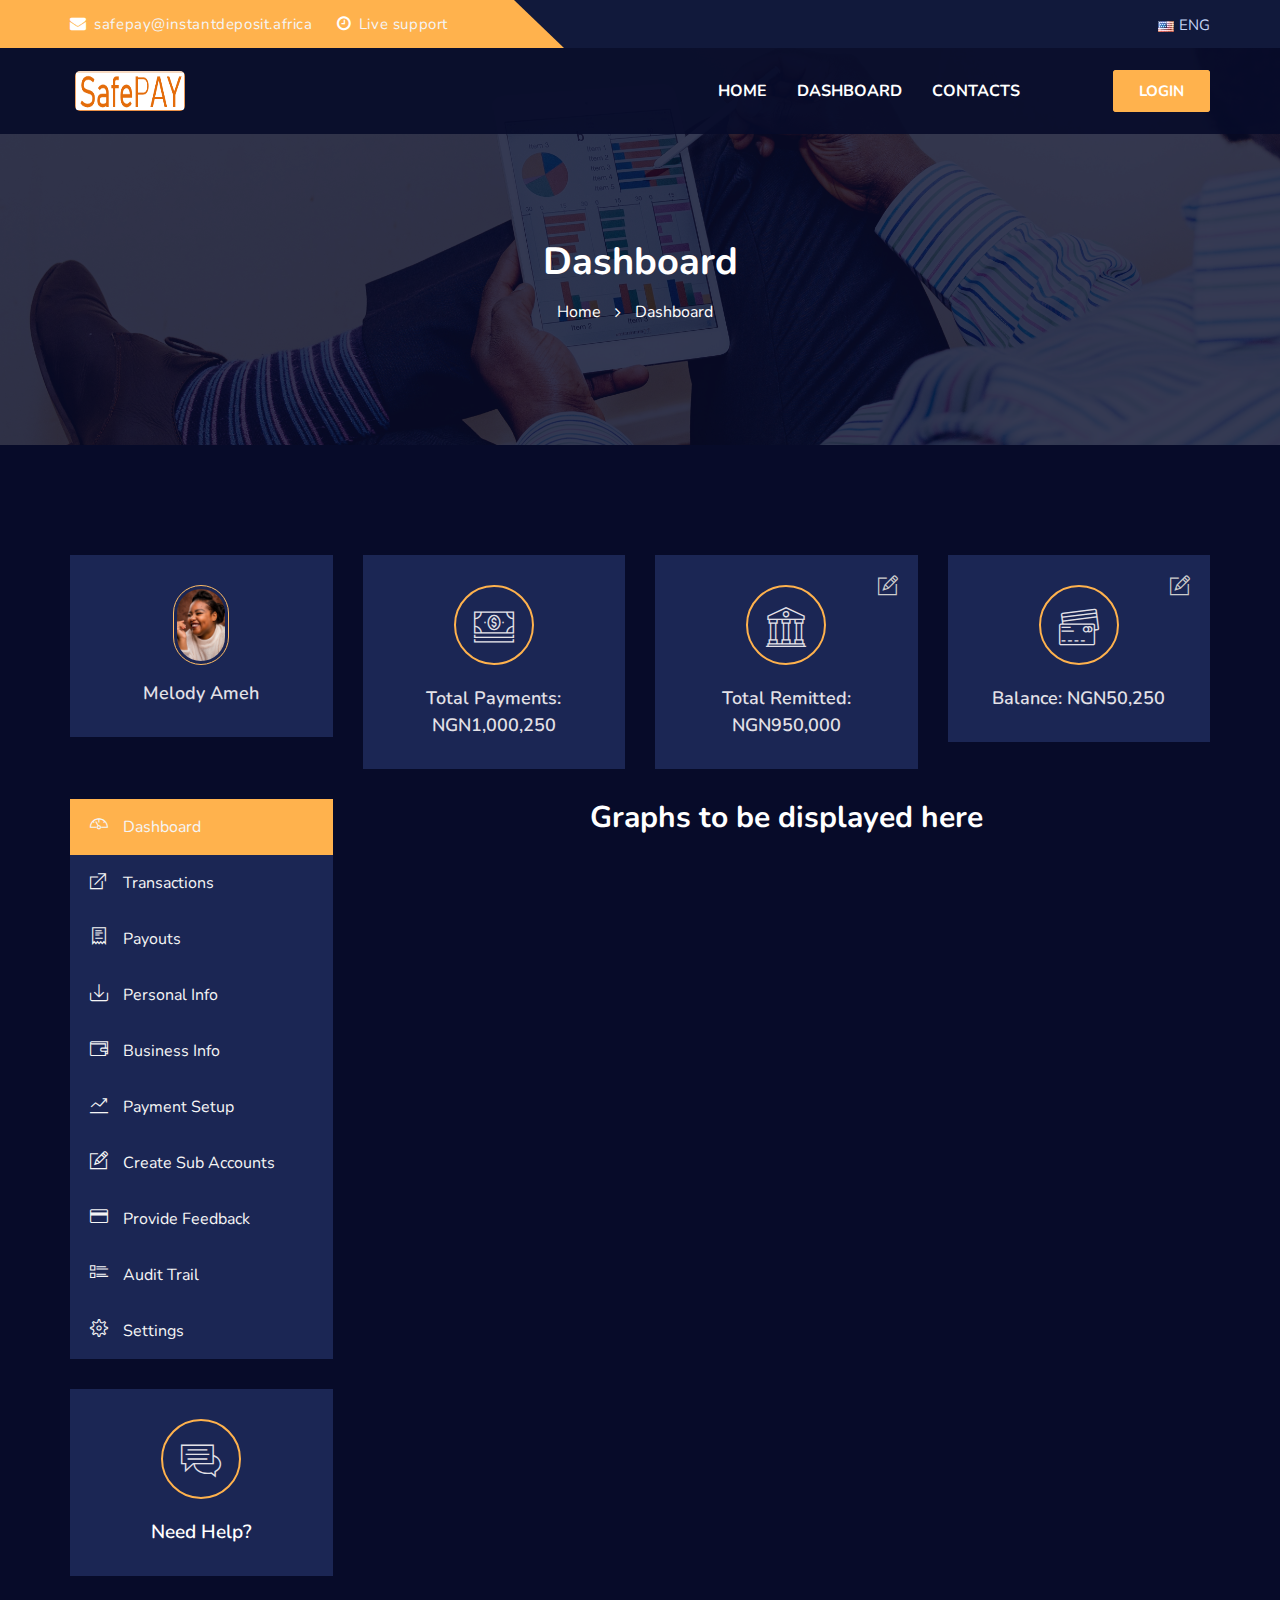
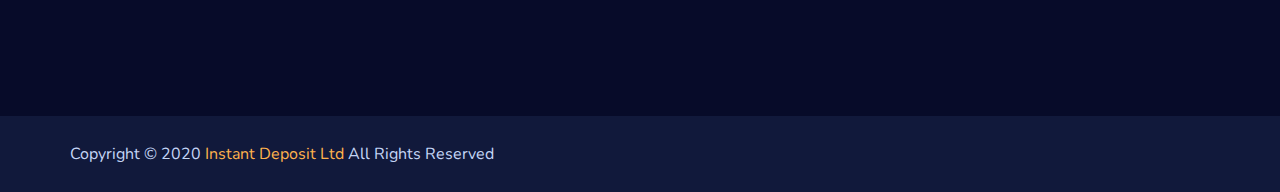
<file: a-dashboard.html>
<!doctype html>
<html class="no-js" lang="en">
	<head>
		<meta charset="utf-8">
		<meta http-equiv="x-ua-compatible" content="ie=edge">
		<title>Dashboard | SafePay</title>
		<meta name="description" content="">
		<meta name="viewport" content="width=device-width, initial-scale=1">

		<!-- favicon -->		
		<link rel="shortcut icon" type="image/x-icon" href="img/logo/favicon.ico">

		<!-- all css here -->

		<!-- bootstrap v3.3.6 css -->
		<link rel="stylesheet" href="css/bootstrap.min.css">
		<!-- owl.carousel css -->
		<link rel="stylesheet" href="css/owl.carousel.css">
		<link rel="stylesheet" href="css/owl.transitions.css">
        <!-- Animate css -->
        <link rel="stylesheet" href="css/animate.css">
        <!-- Nice-select css -->
        <link rel="stylesheet" href="css/nice-select.css">
        <!-- meanmenu css -->
        <link rel="stylesheet" href="css/meanmenu.min.css">
		<!-- font-awesome css -->
		<link rel="stylesheet" href="css/font-awesome.min.css">
		<link rel="stylesheet" href="css/themify-icons.css">
		<link rel="stylesheet" href="css/flaticon.css">
		<!-- magnific css -->
        <link rel="stylesheet" href="css/magnific.min.css">
		<!-- style css -->
		<link rel="stylesheet" href="style.css">
		<!-- responsive css -->
		<link rel="stylesheet" href="css/responsive.css">

		<!-- modernizr css -->
		<script src="js/vendor/modernizr-2.8.3.min.js"></script>
	</head>
		<body>

		<!--[if lt IE 8]>
			<p class="browserupgrade">You are using an <strong>outdated</strong> browser. Please <a href="http://browsehappy.com/">upgrade your browser</a> to improve your experience.</p>
		<![endif]-->

        <div id="preloader"></div>
        <!-- Start Header Area -->
        <header class="header-one">
            <!-- Start header top bar -->
            <div class="topbar-area">
                <div class="container">
                    <div class="row">
                        <div class=" col-md-6 col-sm-6 col-xs-12">
                            <div class="topbar-left">
                                <ul>
                                    <li><a href="#"><i class="fa fa-envelope"></i> safepay@instantdeposit.africa</a></li>
                                    <li><a href="#"><i class="fa fa-clock-o"></i> Live support</a></li>
                                </ul>  
                            </div>
                        </div>
                        <div class="col-md-6 col-sm-6 col-xs-12">
                            <div class="topbar-right">
								<ul>
                                    <li><a href="#"><img src="img/icon/w1.png" alt="">ENG</a>
                                       <ul>
                                           <li><a href="#"><img src="img/icon/w2.png" alt="">DEU</a>
                                           <li><a href="#"><img src="img/icon/w3.png" alt="">ESP</a>
                                           <li><a href="#"><img src="img/icon/w4.png" alt="">FRA</a>
                                           <li><a href="#"><img src="img/icon/w5.png" alt="">KSA</a>
                                       </ul>
                                    </li>
                                </ul>
							</div>
                        </div>
                    </div>
                </div>
            </div>
            <!-- End header top bar -->
            <!-- Start header menu area -->
            <div id="sticker" class="header-area hidden-xs">
                <div class="container">
                    <div class="row">
                        <div class="col-md-12 col-sm-12">
                            <div class="row">
                                <!-- logo start -->
                                <div class="col-md-3 col-sm-3">
                                    <div class="logo">
                                        <!-- Brand -->
                                        <a class="navbar-brand page-scroll" href="index.html">
                                            <img class="logoimg" src="img/logo/logo2.png" alt="">
                                        </a>
                                    </div>
                                    <!-- logo end -->
                                </div>
                                <div class="col-md-9 col-sm-9">
                                    <div class="header-right-link">
                                        <!-- search option end -->
                                        <a class="s-menu" href="login.html">Login</a>
                                    </div>
                                    <!-- mainmenu start -->
                                    <nav class="navbar navbar-default">
                                        <div class="collapse navbar-collapse" id="navbar-example">
                                            <div class="main-menu">
                                                <ul class="nav navbar-nav navbar-right">
                                                    <li><a href="index.html">Home</a>
                                                       
                                                    </li>
                                                   
                                                    <li><a class="pages" href="#">Dashboard</a>
                                                        <ul class="sub-menu">
                                                            <li><a href="a-dashboard.html">Dashboard</a></li>
                                                            
                                                            <li><a href="a-transection-log.html">Transaction Log</a></li>
                                                        </ul>
                                                    </li>
                                                    
                                                    <li><a href="contact.html">contacts</a></li>
                                                </ul>
                                            </div>
                                        </div>
                                    </nav>
                                    <!-- mainmenu end -->
                                </div>
                            </div>
                        </div>
                    </div>
                </div>
            </div>
            <!-- End header menu area -->
            <!-- Start mobile menu area -->
            <div class="mobile-menu-area hidden-lg hidden-md hidden-sm">
                <div class="container">
                    <div class="row">
                        <div class="col-md-12">
                            <div class="mobile-menu">
                                <div class="logo">
                                    <a href="index.html"><img src="img/logo/logo2.png" alt="" /></a>
                                </div>
                                <nav id="dropdown">
                                    <ul>
                                        <li><a href="index.html">Home</a>
                                            
                                        </li>
                                       
                                        <li><a class="pages" href="#">Dashboard</a>
                                            <ul class="sub-menu">
                                                <li><a href="a-dashboard.html">Dashboard</a></li>
                                                
                                                <li><a href="a-transection-log.html">Transaction Log</a></li>
                                            </ul>
                                        </li>
                                       
                                        <li><a href="contact.html">contacts</a></li>
                                    </ul>
                                </nav>
                            </div>					
                        </div>
                    </div>
                </div>
            </div>
            <!-- End mobile menu area -->	
        </header>
        <!-- End Header Area -->
        <!-- Start breadcrumbs area -->
        <div class="page-area">
            <div class="breadcumb-overlay"></div>
            <div class="container">
                <div class="row">
                    <div class="col-md-12 col-sm-12 col-xs-12">
                        <div class="breadcrumb text-center">
                            <div class="section-headline white-headline text-center">
                                <h3>Dashboard</h3>
                            </div>
                            <ul>
                                <li class="home-bread">Home</li>
                                <li>Dashboard</li>
                            </ul>
                        </div>
                    </div>
                </div>
            </div>
        </div>
        <!-- End breadcrumbs area -->
        <div class="dsahboard-area bg-color area-padding">
            <div class="container">
               <div class="row">
                   <div class="col-md-12 col-sm-12 col-xs-12">
                       <div class="dashboard-head">
                           <div class="row">
                                <div class="col-md-3 col-sm-3 col-xs-12">
                                    <div class="single-dash-head">
                                        <div class="dashboard-profile">
                                            <div class="profile-content">
                                                <img class="logoimg" src="img/about/profile.png" alt="">
                                                <span class="pro-name">Melody Ameh</span>
                                            </div>
                                        </div>
                                    </div>
                                </div>
                                <div class="col-md-3 col-sm-3 col-xs-12">
                                    <div class="single-dash-head">
                                        <div class="dashboard-amount">
                                            <div class="amount-content">
                                                <i class="flaticon-028-money"></i>
                                                <span class="pro-name">Total Payments: NGN1,000,250</span>
                                            </div>
                                        </div>
                                    </div>
                                </div>
                                <div class="col-md-3 col-sm-3 col-xs-12">
                                    <div class="single-dash-head">
                                        <div class="dashboard-amount">
                                            <div class="amount-content">
                                                <a class="edit-icon" href="a-add-bank.html"><i class="ti-pencil-alt"></i></a>
                                                <i class="flaticon-043-bank-2"></i>
                                                <span class="pro-name">Total Remitted: NGN950,000</span>
                                            </div>
                                        </div>
                                    </div>
                                </div>
                                <div class="col-md-3 col-sm-3 col-xs-12">
                                    <div class="single-dash-head">
                                        <div class="dashboard-amount">
                                            <div class="amount-content">
                                                <a class="edit-icon" href="a-card-number.html"><i class="ti-pencil-alt"></i></a>
                                                <i class="flaticon-050-credit-card-2"></i>
                                                <span class="pro-name">Balance: NGN50,250</span>
                                            </div>
                                        </div>
                                    </div>
                                </div>
                           </div>
                       </div>
                   </div>
               </div>
                <div class="row">
                    <div class="col-md-3 col-sm-3 col-xs-12">
                        <aside class="sidebar">
                            <div class="dashboard-side">
                                <ul>
                                    <li class="active"><a href="a-dashboard.html"><i class="ti-dashboard"></i>Dashboard</a></li>
                                    <li><a href="a-transection-log.html"><i class="ti-new-window"></i>Transactions</a></li>
                                    <li><a href="#"><i class="ti-receipt"></i>Payouts</a></li>
                                    <li><a href="#"><i class="ti-import"></i>Personal Info</a></li>
                                    <li><a href="#"><i class="ti-wallet"></i>Business Info</a></li>
                                    <li><a href="#"><i class="ti-stats-up"></i>Payment Setup</a></li>
                                    <li><a href="#"><i class="ti-pencil-alt"></i>Create Sub Accounts</a></li>
                                    <li><a href="#"><i class="ti-credit-card"></i>Provide Feedback</a></li>
                                    <li><a href="#"><i class="ti-layout-list-thumb"></i>Audit Trail</a></li>
                                    <li><a href="#"><i class="ti-settings"></i>Settings</a></li>
                                </ul>
                            </div>
                            <div class="dashboard-support">
                                <div class="support-inner">
                                    <div class="help-support">
                                        <i class="flaticon-107-speech-bubbles"></i>
                                        <a href="contact.html"><span class="help-text">Need Help?</span></a>
                                    </div>
                                </div>
                            </div>
                        </aside>
                    </div>
                    <div class="col-md-9 col-sm-9 col-xs-12">
                        <div class="dashboard-content">
                          <h3 style="text-align: center;">Graphs to be displayed here</h3> 
                        </div>
                    </div>
                </div>
            </div>
        </div>
        <!-- Start footer area -->
        <footer class="footer-1">
            <!-- Start footer bottom area -->
            <div class="footer-area-bottom">
                <div class="container">
                    <div class="row">
                        <div class="col-md-6 col-sm-6 col-xs-12">
                            <div class="copyright">
                                <p>
                                    Copyright © 2020
                                    <a href="https://instantdeposit.africa">Instant Deposit Ltd</a> All Rights Reserved
                                </p>
                            </div>
                        </div>
                    </div>
                </div>
            </div>
            <!-- End footer bottom area -->
        </footer>
        <!-- End footer area -->
        
		
		<!-- all js here -->

		<!-- jquery latest version -->
		<script src="js/vendor/jquery-1.12.4.min.js"></script>
		<!-- bootstrap js -->
		<script src="js/bootstrap.min.js"></script>
		<!-- owl.carousel js -->
		<script src="js/owl.carousel.min.js"></script>
        <!-- stellar js -->
        <script src="js/jquery.stellar.min.js"></script>
		<!-- magnific js -->
        <script src="js/magnific.min.js"></script>
        <!-- Nice-select js -->
        <script src="js/jquery.nice-select.min.js"></script>
        <!-- wow js -->
        <script src="js/wow.min.js"></script>
        <!-- meanmenu js -->
        <script src="js/jquery.meanmenu.js"></script>
		<!-- Form validator js -->
		<script src="js/form-validator.min.js"></script>
		<!-- plugins js -->
		<script src="js/plugins.js"></script>
		<!-- main js -->
		<script src="js/main.js"></script>
	</body>
</html>
</file>
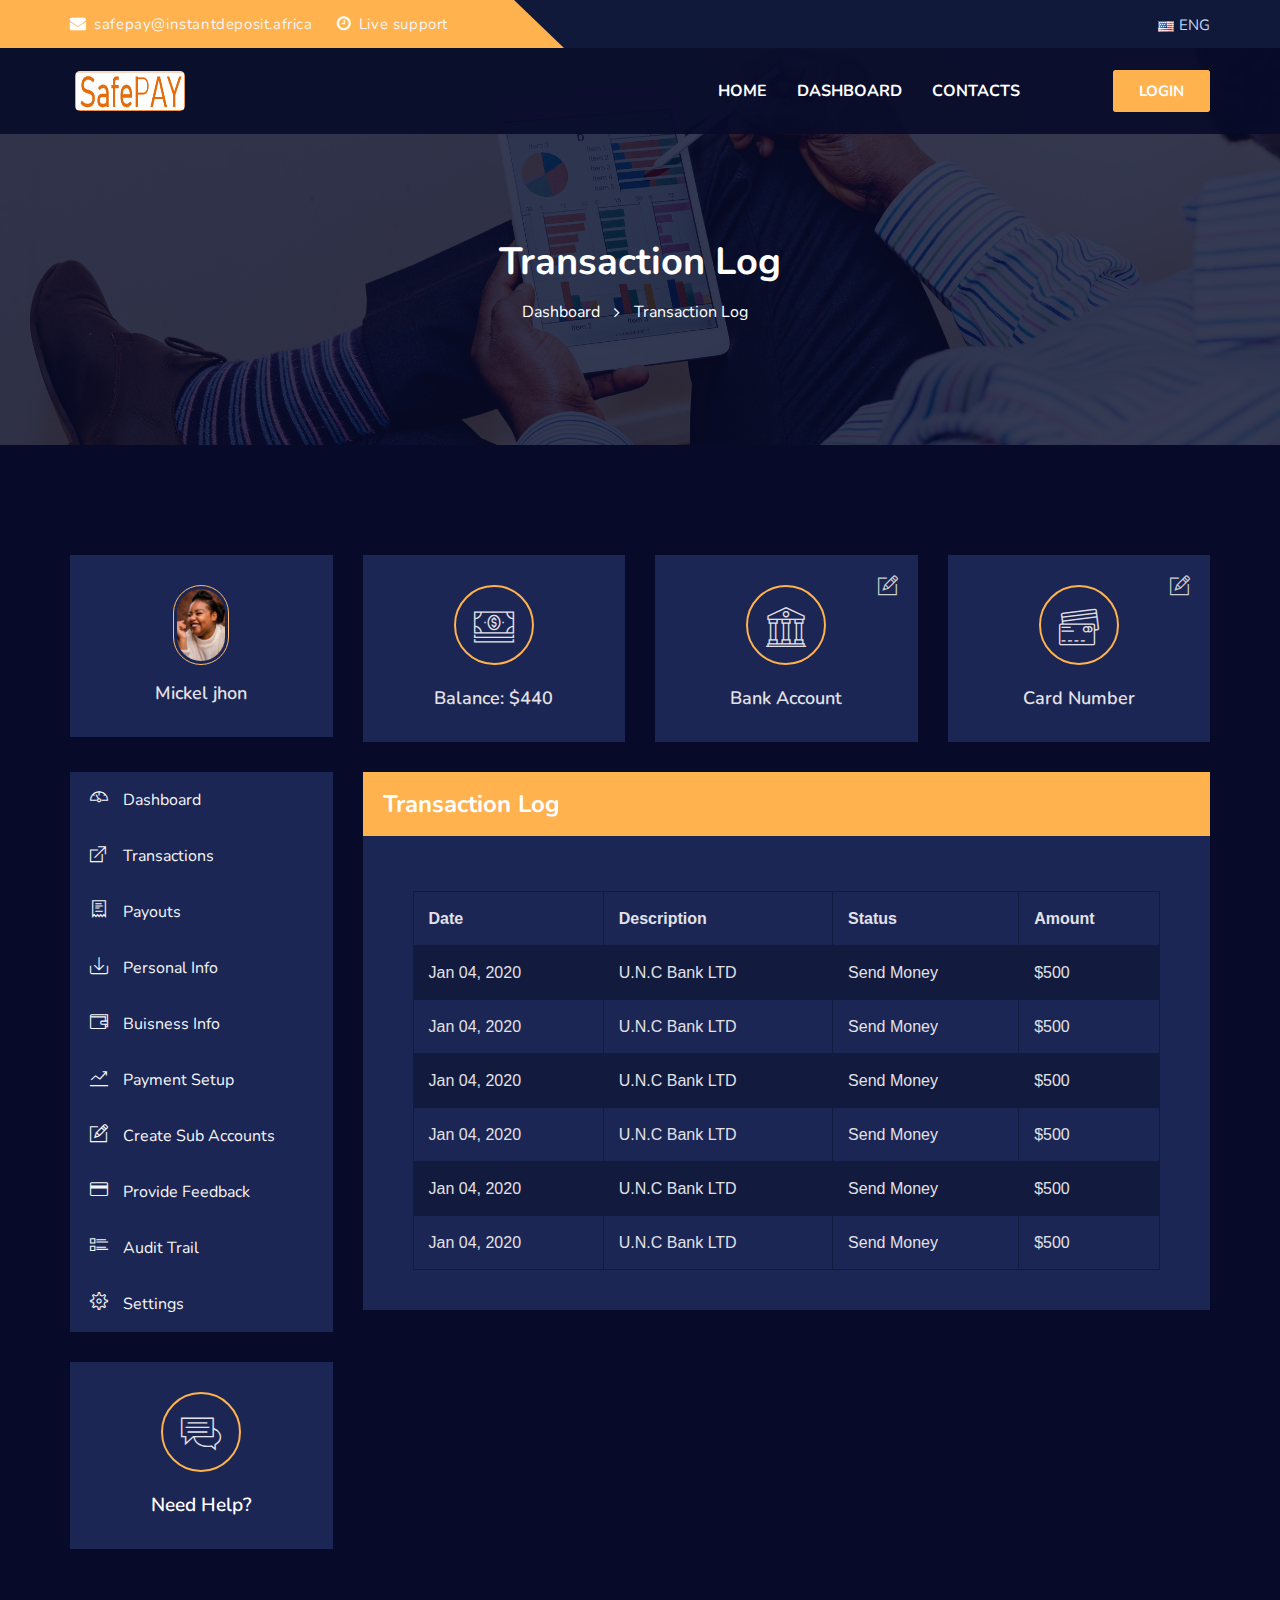
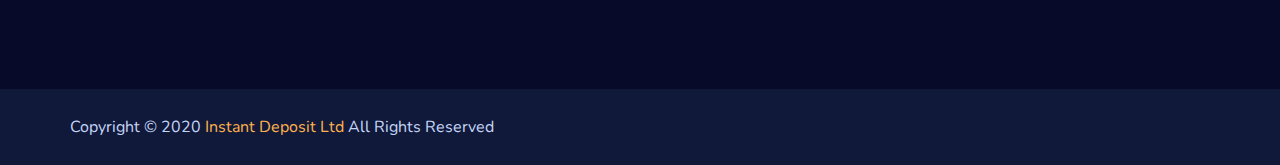
<file: a-transection-log.html>
<!doctype html>
<html class="no-js" lang="en">
	<head>
		<meta charset="utf-8">
		<meta http-equiv="x-ua-compatible" content="ie=edge">
		<title>Transaction Log | SafePAY</title>
		<meta name="description" content="">
		<meta name="viewport" content="width=device-width, initial-scale=1">

		<!-- favicon -->		
		<link rel="shortcut icon" type="image/x-icon" href="img/logo/favicon.ico">

		<!-- all css here -->

		<!-- bootstrap v3.3.6 css -->
		<link rel="stylesheet" href="css/bootstrap.min.css">
		<!-- owl.carousel css -->
		<link rel="stylesheet" href="css/owl.carousel.css">
		<link rel="stylesheet" href="css/owl.transitions.css">
        <!-- Animate css -->
        <link rel="stylesheet" href="css/animate.css">
        <!-- Nice-select css -->
        <link rel="stylesheet" href="css/nice-select.css">
        <!-- meanmenu css -->
        <link rel="stylesheet" href="css/meanmenu.min.css">
		<!-- font-awesome css -->
		<link rel="stylesheet" href="css/font-awesome.min.css">
		<link rel="stylesheet" href="css/themify-icons.css">
		<link rel="stylesheet" href="css/flaticon.css">
		<!-- magnific css -->
        <link rel="stylesheet" href="css/magnific.min.css">
		<!-- style css -->
		<link rel="stylesheet" href="style.css">
		<!-- responsive css -->
		<link rel="stylesheet" href="css/responsive.css">

		<!-- modernizr css -->
		<script src="js/vendor/modernizr-2.8.3.min.js"></script>
	</head>
		<body>

		<!--[if lt IE 8]>
			<p class="browserupgrade">You are using an <strong>outdated</strong> browser. Please <a href="http://browsehappy.com/">upgrade your browser</a> to improve your experience.</p>
		<![endif]-->

        <div id="preloader"></div>
        <!-- Start Header Area -->
        <header class="header-one">
            <!-- Start header top bar -->
            <div class="topbar-area">
                <div class="container">
                    <div class="row">
                        <div class=" col-md-6 col-sm-6 col-xs-12">
                            <div class="topbar-left">
                                <ul>
                                    <li><a href="#"><i class="fa fa-envelope"></i> safepay@instantdeposit.africa</a></li>
                                    <li><a href="#"><i class="fa fa-clock-o"></i> Live support</a></li>
                                </ul>  
                            </div>
                        </div>
                        <div class="col-md-6 col-sm-6 col-xs-12">
                            <div class="topbar-right">
								<ul>
                                    <li><a href="#"><img src="img/icon/w1.png" alt="">ENG</a>
                                       <ul>
                                           <li><a href="#"><img src="img/icon/w2.png" alt="">DEU</a>
                                           <li><a href="#"><img src="img/icon/w3.png" alt="">ESP</a>
                                           <li><a href="#"><img src="img/icon/w4.png" alt="">FRA</a>
                                           <li><a href="#"><img src="img/icon/w5.png" alt="">KSA</a>
                                       </ul>
                                    </li>
                                </ul>
							</div>
                        </div>
                    </div>
                </div>
            </div>
            <!-- End header top bar -->
            <!-- Start header menu area -->
            <div id="sticker" class="header-area hidden-xs">
                <div class="container">
                    <div class="row">
                        <div class="col-md-12 col-sm-12">
                            <div class="row">
                                <!-- logo start -->
                                <div class="col-md-3 col-sm-3">
                                    <div class="logo">
                                        <!-- Brand -->
                                        <a class="navbar-brand page-scroll" href="index.html">
                                            <img src="img/logo/logo2.png" alt="">
                                        </a>
                                    </div>
                                    <!-- logo end -->
                                </div>
                                <div class="col-md-9 col-sm-9">
                                    <div class="header-right-link">
                                        <!-- search option end -->
                                        <a class="s-menu" href="login.html">Login</a>
                                    </div>
                                    <!-- mainmenu start -->
                                    <nav class="navbar navbar-default">
                                        <div class="collapse navbar-collapse" id="navbar-example">
                                            <div class="main-menu">
                                                <ul class="nav navbar-nav navbar-right">
                                                    <li><a href="index.html">Home</a>
                                                       
                                                    </li>
                                                    
                                                    <li><a class="pages" href="#">Dashboard</a>
                                                        <ul class="sub-menu">
                                                            <li><a href="a-dashboard.html">Dashboard</a></li>
                                                            
                                                            <li><a href="a-transection-log.html">Transaction Log</a></li>
                                                        </ul>
                                                    </li>
                                                    
                                                    <li><a href="contact.html">contacts</a></li>
                                                </ul>
                                            </div>
                                        </div>
                                    </nav>
                                    <!-- mainmenu end -->
                                </div>
                            </div>
                        </div>
                    </div>
                </div>
            </div>
            <!-- End header menu area -->
            <!-- Start mobile menu area -->
            <div class="mobile-menu-area hidden-lg hidden-md hidden-sm">
                <div class="container">
                    <div class="row">
                        <div class="col-md-12">
                            <div class="mobile-menu">
                                <div class="logo">
                                    <a href="index.html"><img src="img/logo/logo2.png" alt="" /></a>
                                </div>
                                <nav id="dropdown">
                                    <ul>
                                        <li><a class="pages" href="index.html">Home</a>
                                            <ul class="sub-menu">
                                                <li><a href="index.html">Home 01</a></li>
                                            </ul>
                                        </li>
                                        
                                        <li><a class="pages" href="#">Dashboard</a>
                                            <ul class="sub-menu">
                                                <li><a href="a-dashboard.html">Dashboard</a></li>
                                                <li><a href="a-transection-log.html">Transaction Log</a></li>
                                            </ul>
                                        </li>
                                       
                                        <li><a href="contact.html">contacts</a></li>
                                    </ul>
                                </nav>
                            </div>					
                        </div>
                    </div>
                </div>
            </div>
            <!-- End mobile menu area -->	
        </header>
        <!-- End Header Area -->
        <!-- Start breadcrumbs area -->
        <div class="page-area">
            <div class="breadcumb-overlay"></div>
            <div class="container">
                <div class="row">
                    <div class="col-md-12 col-sm-12 col-xs-12">
                        <div class="breadcrumb text-center">
                            <div class="section-headline white-headline text-center">
                                <h3>Transaction Log</h3>
                            </div>
                            <ul>
                                <li class="home-bread">Dashboard</li>
                                <li>Transaction Log</li>
                            </ul>
                        </div>
                    </div>
                </div>
            </div>
        </div>
        <!-- End breadcrumbs area -->
        <div class="dsahboard-area bg-color area-padding">
            <div class="container">
                <div class="row">
                   <div class="col-md-12 col-sm-12 col-xs-12">
                       <div class="dashboard-head">
                           <div class="row">
                                <div class="col-md-3 col-sm-3 col-xs-12">
                                    <div class="single-dash-head">
                                        <div class="dashboard-profile">
                                            <div class="profile-content">
                                                <img src="img/about/profile.png" alt="">
                                                <span class="pro-name">Mickel jhon</span>
                                            </div>
                                        </div>
                                    </div>
                                </div>
                                <div class="col-md-3 col-sm-3 col-xs-12">
                                    <div class="single-dash-head">
                                        <div class="dashboard-amount">
                                            <div class="amount-content">
                                                <i class="flaticon-028-money"></i>
                                                <span class="pro-name">Balance: $440</span>
                                            </div>
                                        </div>
                                    </div>
                                </div>
                                <div class="col-md-3 col-sm-3 col-xs-12">
                                    <div class="single-dash-head">
                                        <div class="dashboard-amount">
                                            <div class="amount-content">
                                                <a class="edit-icon" href="a-add-bank.html"><i class="ti-pencil-alt"></i></a>
                                                <i class="flaticon-043-bank-2"></i>
                                                <span class="pro-name">Bank Account</span>
                                            </div>
                                        </div>
                                    </div>
                                </div>
                                <div class="col-md-3 col-sm-3 col-xs-12">
                                    <div class="single-dash-head">
                                        <div class="dashboard-amount">
                                            <div class="amount-content">
                                                <a class="edit-icon" href="a-card-number.html"><i class="ti-pencil-alt"></i></a>
                                                <i class="flaticon-050-credit-card-2"></i>
                                                <span class="pro-name">Card Number</span>
                                            </div>
                                        </div>
                                    </div>
                                </div>
                           </div>
                       </div>
                   </div>
               </div>
                <div class="row">
                    <div class="col-md-3 col-sm-3 col-xs-12">
                        <aside class="sidebar">
                            <div class="dashboard-side">
                                <ul>
                                    <li><a href="a-dashboard.html"><i class="ti-dashboard"></i>Dashboard</a></li>
                                    <li><a href="#"><i class="ti-new-window"></i>Transactions</a></li>
                                    <li><a href="#"><i class="ti-receipt"></i>Payouts</a></li>
                                    <li><a href="#"><i class="ti-import"></i>Personal Info</a></li>
                                    <li><a href="#"><i class="ti-wallet"></i>Buisness Info</a></li>
                                    <li><a href="#"><i class="ti-stats-up"></i>Payment Setup</a></li>
                                    <li><a href="#"><i class="ti-pencil-alt"></i>Create Sub Accounts</a></li>
                                    <li><a href="#"><i class="ti-credit-card"></i>Provide Feedback</a></li>
                                    <li><a href="#"><i class="ti-layout-list-thumb"></i>Audit Trail</a></li>
                                    <li><a href="#"><i class="ti-settings"></i>Settings</a></li>
                                </ul>
                            </div>
                            <div class="dashboard-support">
                                <div class="support-inner">
                                    <div class="help-support">
                                        <i class="flaticon-107-speech-bubbles"></i>
                                        <a href="contact.html"><span class="help-text">Need Help?</span></a>
                                    </div>
                                </div>
                            </div>
                        </aside>
                    </div>
                    <div class="col-md-9 col-sm-9 col-xs-12">
                        <div class="dashboard-content">
                            <div class="row">
                                <div class="col-md-12 col-sm-12 col-xs-12">
                                    <div class="send-money-form transection-log">
                                        <div class="form-text">
                                            <h4 class="form-top">Transaction Log</h4>
                                            <div class="form-inner table-inner">
                                                <table>
                                                    <tr>
                                                        <th>Date</th>
                                                        <th>Description</th>
                                                        <th>Status</th>
                                                        <th>Amount</th>
                                                    </tr>
                                                    <tr>
                                                        <td>Jan 04, 2020</td>
                                                        <td>U.N.C Bank LTD</td>
                                                        <td>Send Money</td>
                                                        <td>$500</td>
                                                    </tr>
                                                    <tr>
                                                        <td>Jan 04, 2020</td>
                                                        <td>U.N.C Bank LTD</td>
                                                        <td>Send Money</td>
                                                        <td>$500</td>
                                                    </tr>
                                                    <tr>
                                                        <td>Jan 04, 2020</td>
                                                        <td>U.N.C Bank LTD</td>
                                                        <td>Send Money</td>
                                                        <td>$500</td>
                                                    </tr>
                                                    <tr>
                                                        <td>Jan 04, 2020</td>
                                                        <td>U.N.C Bank LTD</td>
                                                        <td>Send Money</td>
                                                        <td>$500</td>
                                                    </tr>
                                                    <tr>
                                                        <td>Jan 04, 2020</td>
                                                        <td>U.N.C Bank LTD</td>
                                                        <td>Send Money</td>
                                                        <td>$500</td>
                                                    </tr>
                                                    <tr>
                                                        <td>Jan 04, 2020</td>
                                                        <td>U.N.C Bank LTD</td>
                                                        <td>Send Money</td>
                                                        <td>$500</td>
                                                    </tr>
                                                </table>
                                            </div>
                                        </div>
                                    </div>
                                </div>
                            </div>
                        </div>
                    </div>
                </div>
            </div>
        </div>
        <!-- Start footer area -->
        <footer class="footer-1">
            <!-- Start footer bottom area -->
            <div class="footer-area-bottom">
                <div class="container">
                    <div class="row">
                        <div class="col-md-6 col-sm-6 col-xs-12">
                            <div class="copyright">
                                <p>
                                    Copyright © 2020
                                    <a href="https://instantdeposit.africa">Instant Deposit Ltd</a> All Rights Reserved
                                </p>
                            </div>
                        </div>
                    </div>
                </div>
            </div>
            <!-- End footer bottom area -->
        </footer>
        <!-- End footer area -->
        
		
		<!-- all js here -->

		<!-- jquery latest version -->
		<script src="js/vendor/jquery-1.12.4.min.js"></script>
		<!-- bootstrap js -->
		<script src="js/bootstrap.min.js"></script>
		<!-- owl.carousel js -->
		<script src="js/owl.carousel.min.js"></script>
        <!-- stellar js -->
        <script src="js/jquery.stellar.min.js"></script>
		<!-- magnific js -->
        <script src="js/magnific.min.js"></script>
        <!-- Nice-select js -->
        <script src="js/jquery.nice-select.min.js"></script>
        <!-- wow js -->
        <script src="js/wow.min.js"></script>
        <!-- meanmenu js -->
        <script src="js/jquery.meanmenu.js"></script>
		<!-- Form validator js -->
		<script src="js/form-validator.min.js"></script>
		<!-- plugins js -->
		<script src="js/plugins.js"></script>
		<!-- main js -->
		<script src="js/main.js"></script>
	</body>
</html>
</file>
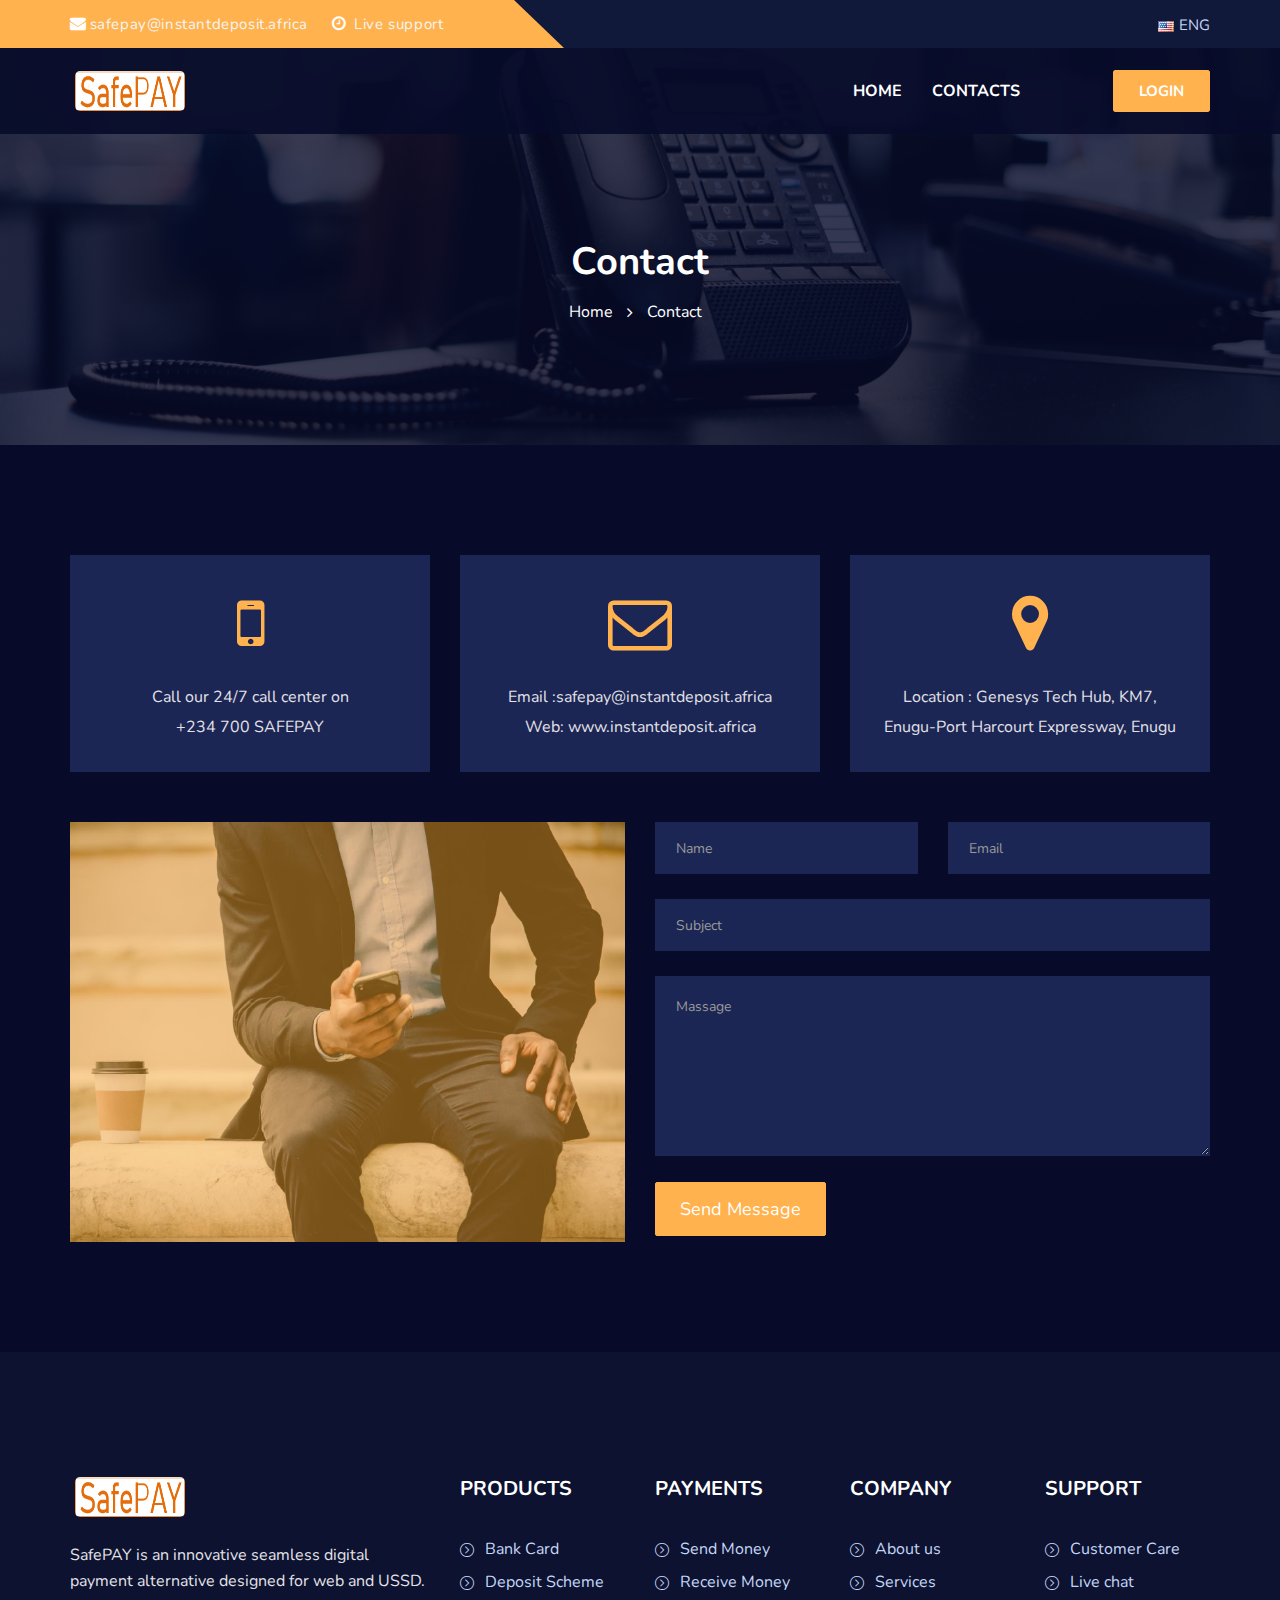
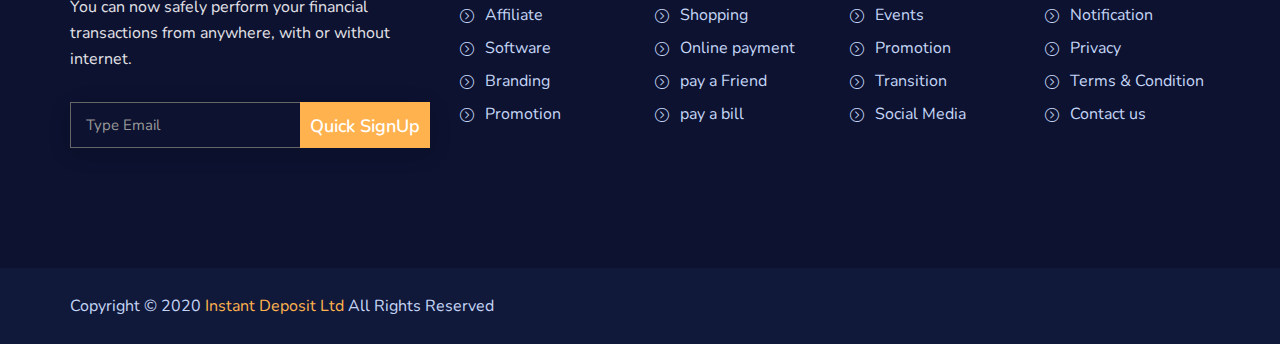
<file: contact.html>
<!doctype html>
<html class="no-js" lang="en">
	<head>
		<meta charset="utf-8">
		<meta http-equiv="x-ua-compatible" content="ie=edge">
		<title>Contact | SafePAY</title>
		<meta name="description" content="">
		<meta name="viewport" content="width=device-width, initial-scale=1">

		<!-- favicon -->		
		<link rel="shortcut icon" type="image/x-icon" href="img/logo/favicon.ico">

		<!-- all css here -->

		<!-- bootstrap v3.3.6 css -->
		<link rel="stylesheet" href="css/bootstrap.min.css">
		<!-- owl.carousel css -->
		<link rel="stylesheet" href="css/owl.carousel.css">
		<link rel="stylesheet" href="css/owl.transitions.css">
        <!-- Animate css -->
        <link rel="stylesheet" href="css/animate.css">
        <!-- Nice-select css -->
        <link rel="stylesheet" href="css/nice-select.css">
        <!-- meanmenu css -->
        <link rel="stylesheet" href="css/meanmenu.min.css">
		<!-- font-awesome css -->
		<link rel="stylesheet" href="css/font-awesome.min.css">
		<link rel="stylesheet" href="css/themify-icons.css">
		<link rel="stylesheet" href="css/flaticon.css">
		<!-- magnific css -->
        <link rel="stylesheet" href="css/magnific.min.css">
		<!-- style css -->
		<link rel="stylesheet" href="style.css">
		<!-- responsive css -->
		<link rel="stylesheet" href="css/responsive.css">

		<!-- modernizr css -->
		<script src="js/vendor/modernizr-2.8.3.min.js"></script>
	</head>
		<body>

		<!--[if lt IE 8]>
			<p class="browserupgrade">You are using an <strong>outdated</strong> browser. Please <a href="http://browsehappy.com/">upgrade your browser</a> to improve your experience.</p>
		<![endif]-->

        <div id="preloader"></div>
        <!-- Start Header Area -->
        <header class="header-one">
            <!-- Start header top bar -->
            <div class="topbar-area">
                <div class="container">
                    <div class="row">
                        <div class=" col-md-6 col-sm-6 col-xs-12">
                            <div class="topbar-left">
                                <ul>
                                    <li><a href="#"><i class="fa fa-envelope"></i>safepay@instantdeposit.africa</a></li>
                                    <li><a href="#"><i class="fa fa-clock-o"></i> Live support</a></li>
                                </ul>  
                            </div>
                        </div>
                        <div class="col-md-6 col-sm-6 col-xs-12">
                            <div class="topbar-right">
								<ul>
                                    <li><a href="#"><img src="img/icon/w1.png" alt="">ENG</a>
                                       <ul>
                                           <li><a href="#"><img src="img/icon/w2.png" alt="">DEU</a>
                                           <li><a href="#"><img src="img/icon/w3.png" alt="">ESP</a>
                                           <li><a href="#"><img src="img/icon/w4.png" alt="">FRA</a>
                                           <li><a href="#"><img src="img/icon/w5.png" alt="">KSA</a>
                                       </ul>
                                    </li>
                                    
                                </ul>
							</div>
                        </div>
                    </div>
                </div>
            </div>
            <!-- End header top bar -->
            <!-- Start header menu area -->
            <div id="sticker" class="header-area hidden-xs">
                <div class="container">
                    <div class="row">
                        <div class="col-md-12 col-sm-12">
                            <div class="row">
                                <!-- logo start -->
                                <div class="col-md-3 col-sm-3">
                                    <div class="logo">
                                        <!-- Brand -->
                                        <a class="navbar-brand page-scroll" href="index.html">
                                            <img src="img/logo/logo2.png" alt="">
                                        </a>
                                    </div>
                                    <!-- logo end -->
                                </div>
                                <div class="col-md-9 col-sm-9">
                                    <div class="header-right-link">
                                        <!-- search option end -->
                                        <a class="s-menu" href="login.html">Login</a>
                                    </div>
                                    <!-- mainmenu start -->
                                    <nav class="navbar navbar-default">
                                        <div class="collapse navbar-collapse" id="navbar-example">
                                            <div class="main-menu">
                                                <ul class="nav navbar-nav navbar-right">
                                                    <li><a href="index.html">Home</a>
                                                       
                                                    </li>
                                                    
                                            
                                                    
                                                    <li><a href="contact.html">contacts</a></li>
                                                </ul>
                                            </div>
                                        </div>
                                    </nav>
                                    <!-- mainmenu end -->
                                </div>
                            </div>
                        </div>
                    </div>
                </div>
            </div>
            <!-- End header menu area -->
            <!-- Start mobile menu area -->
            <div class="mobile-menu-area hidden-lg hidden-md hidden-sm">
                <div class="container">
                    <div class="row">
                        <div class="col-md-12">
                            <div class="mobile-menu">
                                <div class="logo">
                                    <a href="index.html"><img src="img/logo/logo2.png" alt="" /></a>
                                </div>
                                <nav id="dropdown">
                                    <ul>
                                        <li><a class="pages" href="index.html">Home</a>
                                            <ul class="sub-menu">
                                                <li><a href="index.html">Home 01</a></li>
                                            </ul>
                                        </li>
                                        
                                       
                                      
                                        <li><a href="contact.html">contacts</a></li>
                                    </ul>
                                </nav>
                            </div>					
                        </div>
                    </div>
                </div>
            </div>
            <!-- End mobile menu area -->	
        </header>
        <!-- End Header Area -->
        <!-- Start breadcrumbs area -->
        <div id="contact-page-area">
            <div class="breadcumb-overlay"></div>
            <div class="container">
                <div class="row">
                    <div class="col-md-12 col-sm-12 col-xs-12">
                        <div class="breadcrumb text-center">
                            <div class="section-headline white-headline text-center">
                                <h3>Contact</h3>
                            </div>
                            <ul>
                                <li class="home-bread">Home</li>
                                <li>Contact</li>
                            </ul>
                        </div>
                    </div>
                </div>
            </div>
        </div>
        <!-- End breadcrumbs area -->
        <!-- Start contact page area -->
        <div class="contact-area bg-color area-padding">
            <div class="container">
                <div class="row">
                    <div class="contact-inner">
                        <!-- Start contact icon column -->
                        <div class="col-md-4 col-sm-4 col-xs-12">
                            <div class="contact-icon text-center">
                                <div class="single-icon">
                                    <i class="fa fa-mobile"></i>
                                    <p>
                                        Call our 24/7 call center on<br>
                                        <span>+234 700 SAFEPAY</span>
                                    </p>
                                </div>
                            </div>
                        </div>
                        <!-- Start contact icon column -->
                        <div class="col-md-4 col-sm-4 col-xs-12">
                            <div class="contact-icon text-center">
                                <div class="single-icon">
                                    <i class="fa fa-envelope-o"></i>
                                    <p>
                                        Email :safepay@instantdeposit.africa<br>
                                        <span>Web: www.instantdeposit.africa</span>
                                    </p>
                                </div>
                            </div>
                        </div>
                        <!-- Start contact icon column -->
                        <div class="col-md-4 col-sm-4 col-xs-12">
                            <div class="contact-icon text-center">
                                <div class="single-icon">
                                    <i class="fa fa-map-marker"></i>
                                    <p>
                                        Location : Genesys Tech Hub, KM7, <br>
                                        <span>Enugu-Port Harcourt Expressway, Enugu</span>
                                    </p>
                                </div>
                            </div>
                        </div>
                    </div>
                </div>
                <div class="row">
                     <div class="col-md-6 col-sm-6 col-xs-12">
                         <div class="contact-images">
                             <img src="img/background/sitting.png" alt="">
                         </div>
                    </div>
                    <!-- Start Left contact -->
                    <div class="col-md-6 col-sm-6 col-xs-12">
                        <div class="contact-form">
                            <div class="row">
                                <form id="contactForm" method="POST" action="contact.php" class="contact-form">
                                    <div class="col-md-6 col-sm-6 col-xs-12">
                                        <input type="text" id="name" class="form-control" placeholder="Name" required data-error="Please enter your name">
                                        <div class="help-block with-errors"></div>
                                    </div>
                                    <div class="col-md-6 col-sm-6 col-xs-12">
                                        <input type="email" class="email form-control" id="email" placeholder="Email" required data-error="Please enter your email">
                                        <div class="help-block with-errors"></div>
                                    </div>
                                    <div class="col-md-12 col-sm-12 col-xs-12">
                                        <input type="text" id="msg_subject" class="form-control" placeholder="Subject" required data-error="Please enter your message subject">
                                        <div class="help-block with-errors"></div>
                                    </div>
                                    <div class="col-md-12 col-sm-12 col-xs-12">
                                        <textarea id="message" rows="7" placeholder="Massage" class="form-control" required data-error="Write your message"></textarea>
                                        <div class="help-block with-errors"></div>
                                    </div>
                                    <div class="col-md-12 col-sm-12 col-xs-12 text-center">
                                        <button type="submit" id="submit" class="add-btn contact-btn">Send Message</button>
                                        <div id="msgSubmit" class="h3 text-center hidden"></div> 
                                        <div class="clearfix"></div>
                                    </div>   
                                </form>  
                            </div>
                        </div>
                    </div>
                    <!-- End Left contact -->
                </div>
            </div>
        </div>
        <!-- End contact page area -->
        <!-- Start footer area -->
        <footer class="footer-1">
            <div class="footer-area">
                <div class="container">
                    <div class="row">
                       <!-- Start column-->
                       <div class="col-md-4 col-sm-6 col-xs-12">
                            <div class="footer-content logo-footer">
                                <div class="footer-head">
                                    <div class="footer-logo">
                                    	<a class="footer-black-logo" href="#"><img src="img/logo/logo2.png" alt=""></a>
                                    </div>
                                    <p>
                                        SafePAY is an innovative seamless digital payment alternative designed for web and USSD. You can now safely perform your financial transactions from anywhere, with or without internet.                                    </p>
                                    <div class="subs-feilds">
                                        <div class="suscribe-input">
                                            <input type="email" class="email form-control width-80" id="sus_email" placeholder="Type Email">
                                            <button type="submit" id="sus_submit" class="add-btn">Quick SignUp</button>
                                        </div>
                                    </div>
                                </div>
                            </div>
                        </div>
                        <!-- End column-->
                        <!-- Start column-->
                        <div class="col-md-2 col-sm-3 col-xs-12">
                            <div class="footer-content">
                                <div class="footer-head">
                                    <h4>Products</h4>
                                    <ul class="footer-list">
                                        <li><a href="#">Bank Card</a></li>
                                        <li><a href="#">Deposit Scheme</a></li>
                                        <li><a href="#">Affiliate</a></li>
                                        <li><a href="#">Software</a></li>
                                        <li><a href="#">Branding </a></li>
                                        <li><a href="#">Promotion </a></li>
                                    </ul>
                                </div>
                            </div>
                        </div>
                        <!-- End column-->
                        <!-- Start column-->
                        <div class="col-md-2 col-sm-3 col-xs-12">
                            <div class="footer-content">
                                <div class="footer-head">
                                    <h4>Payments</h4>
                                    <ul class="footer-list">
                                        <li><a href="#">Send Money</a></li>
                                        <li><a href="#">Receive Money </a></li>
                                        <li><a href="#">Shopping</a></li>
                                        <li><a href="#">Online payment</a></li>
                                        <li><a href="#">pay a Friend </a></li>
                                        <li><a href="#">pay a bill </a></li>
                                    </ul>
                                </div>
                            </div>
                        </div>
                        <!-- End column-->
                        <!-- Start column-->
                        <div class="col-md-2 hidden-sm col-xs-12">
                            <div class="footer-content">
                                <div class="footer-head">
                                    <h4>Company</h4>
                                    <ul class="footer-list">
                                        <li><a href="#">About us</a></li>
                                        <li><a href="#">Services </a></li>
                                        <li><a href="#">Events</a></li>
                                        <li><a href="#">Promotion</a></li>
                                        <li><a href="#">Transition</a></li>
                                        <li><a href="#">Social Media</a></li>
                                    </ul>
                                </div>
                            </div>
                        </div>
                        <!-- End column-->
                        <!-- Start column-->
                        <div class="col-md-2 hidden-sm col-xs-12">
                             <div class="footer-content last-content">
                                <div class="footer-head">
                                    <h4>Support</h4>
                                    <ul class="footer-list">
                                        <li><a href="#">Customer Care</a></li>
                                        <li><a href="#">Live chat</a></li>
                                        <li><a href="#">Notification</a></li>
                                        <li><a href="#">Privacy</a></li>
                                        <li><a href="#">Terms & Condition</a></li>
                                        <li><a href="#">Contact us </a></li>
                                    </ul>
                                </div>
                            </div>
                        </div>
                        <!-- End column-->
                    </div>
                </div>
            </div>
            <!-- Start footer bottom area -->
            <div class="footer-area-bottom">
                <div class="container">
                    <div class="row">
                        <div class="col-md-6 col-sm-6 col-xs-12">
                            <div class="copyright">
                                <p>
                                    Copyright © 2020
                                    <a href="https://instantdeposit.africa">Instant Deposit Ltd</a> All Rights Reserved
                                </p>
                            </div>
                        </div>
                    </div>
                </div>
            </div>
            <!-- End footer bottom area -->
        </footer>
        <!-- End footer area -->
        
		
		<!-- all js here -->

		<!-- jquery latest version -->
		<script src="js/vendor/jquery-1.12.4.min.js"></script>
		<!-- bootstrap js -->
		<script src="js/bootstrap.min.js"></script>
		<!-- owl.carousel js -->
		<script src="js/owl.carousel.min.js"></script>
        <!-- stellar js -->
        <script src="js/jquery.stellar.min.js"></script>
		<!-- magnific js -->
        <script src="js/magnific.min.js"></script>
        <!-- Nice-select js -->
        <script src="js/jquery.nice-select.min.js"></script>
        <!-- wow js -->
        <script src="js/wow.min.js"></script>
        <!-- meanmenu js -->
        <script src="js/jquery.meanmenu.js"></script>
		<!-- Form validator js -->
		<script src="js/form-validator.min.js"></script>
		<!-- plugins js -->
		<script src="js/plugins.js"></script>
		<!-- main js -->
		<script src="js/main.js"></script>
	</body>
</html>
</file>
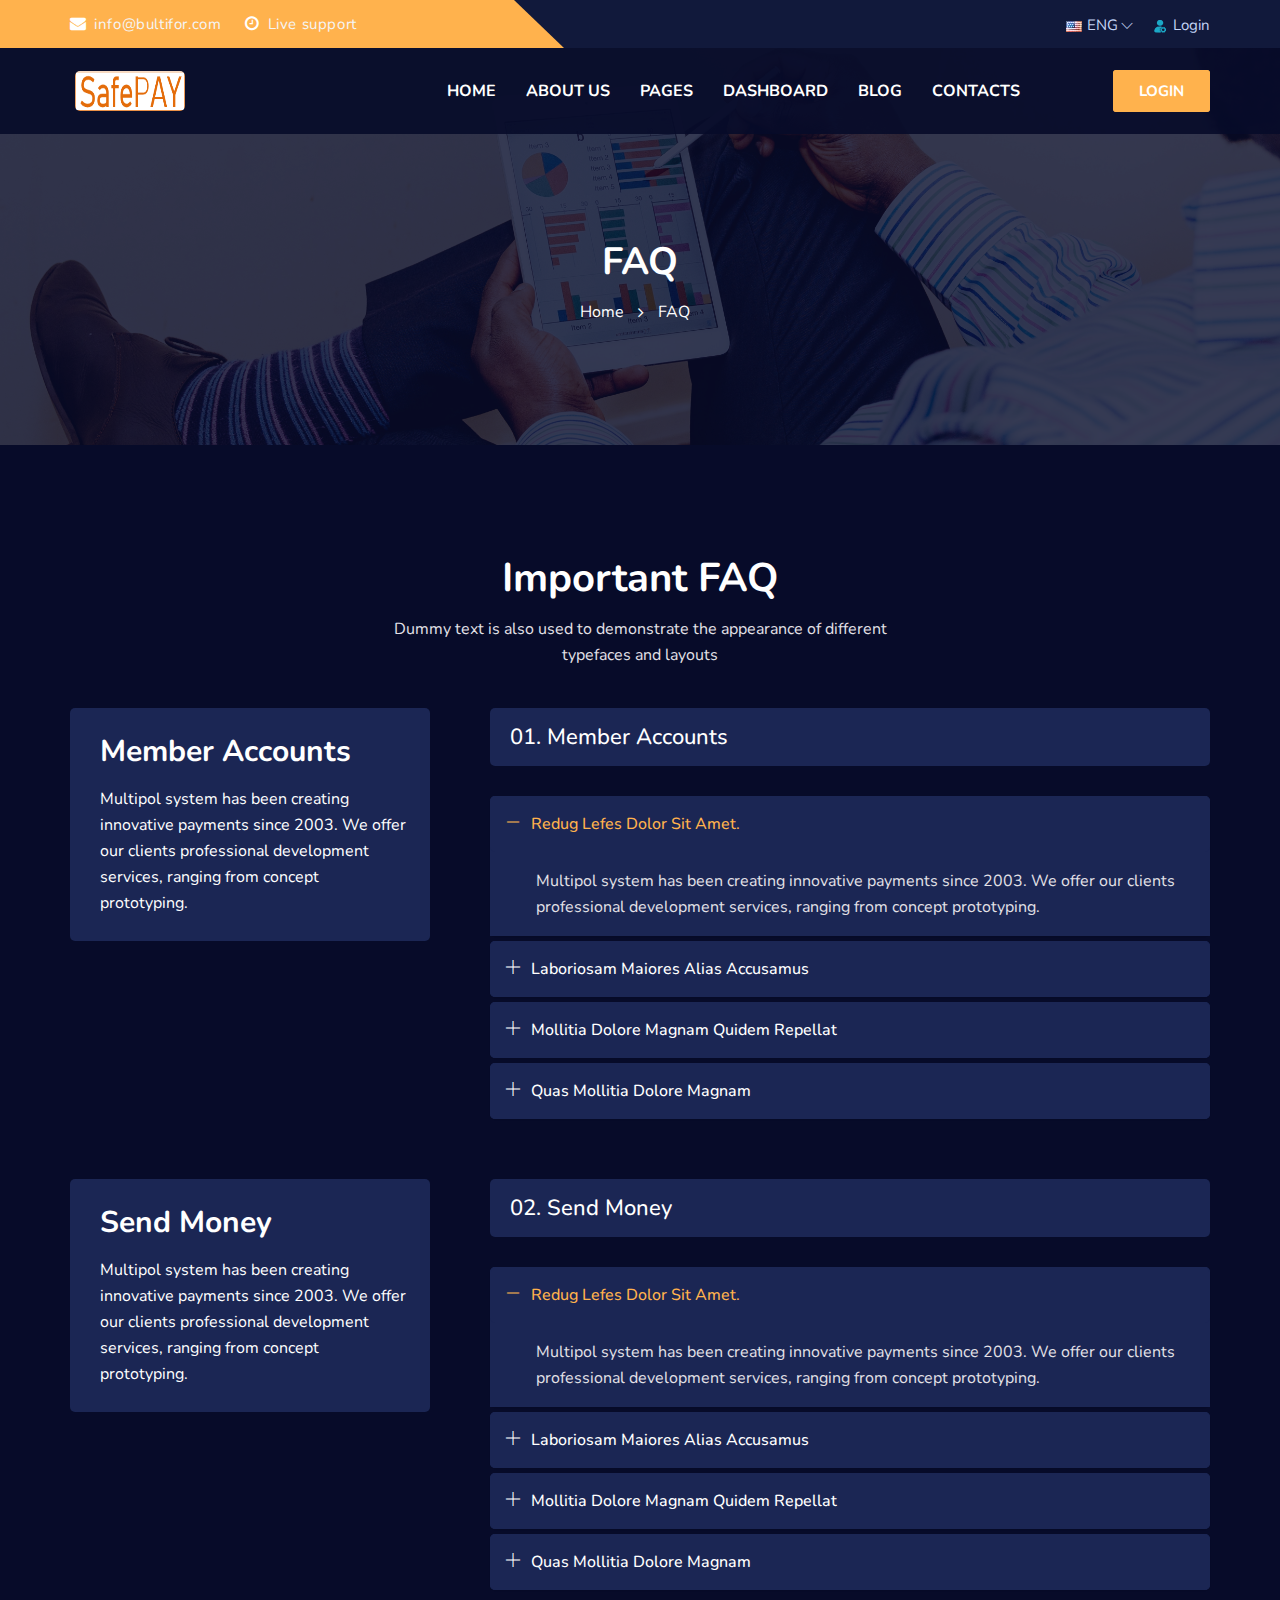
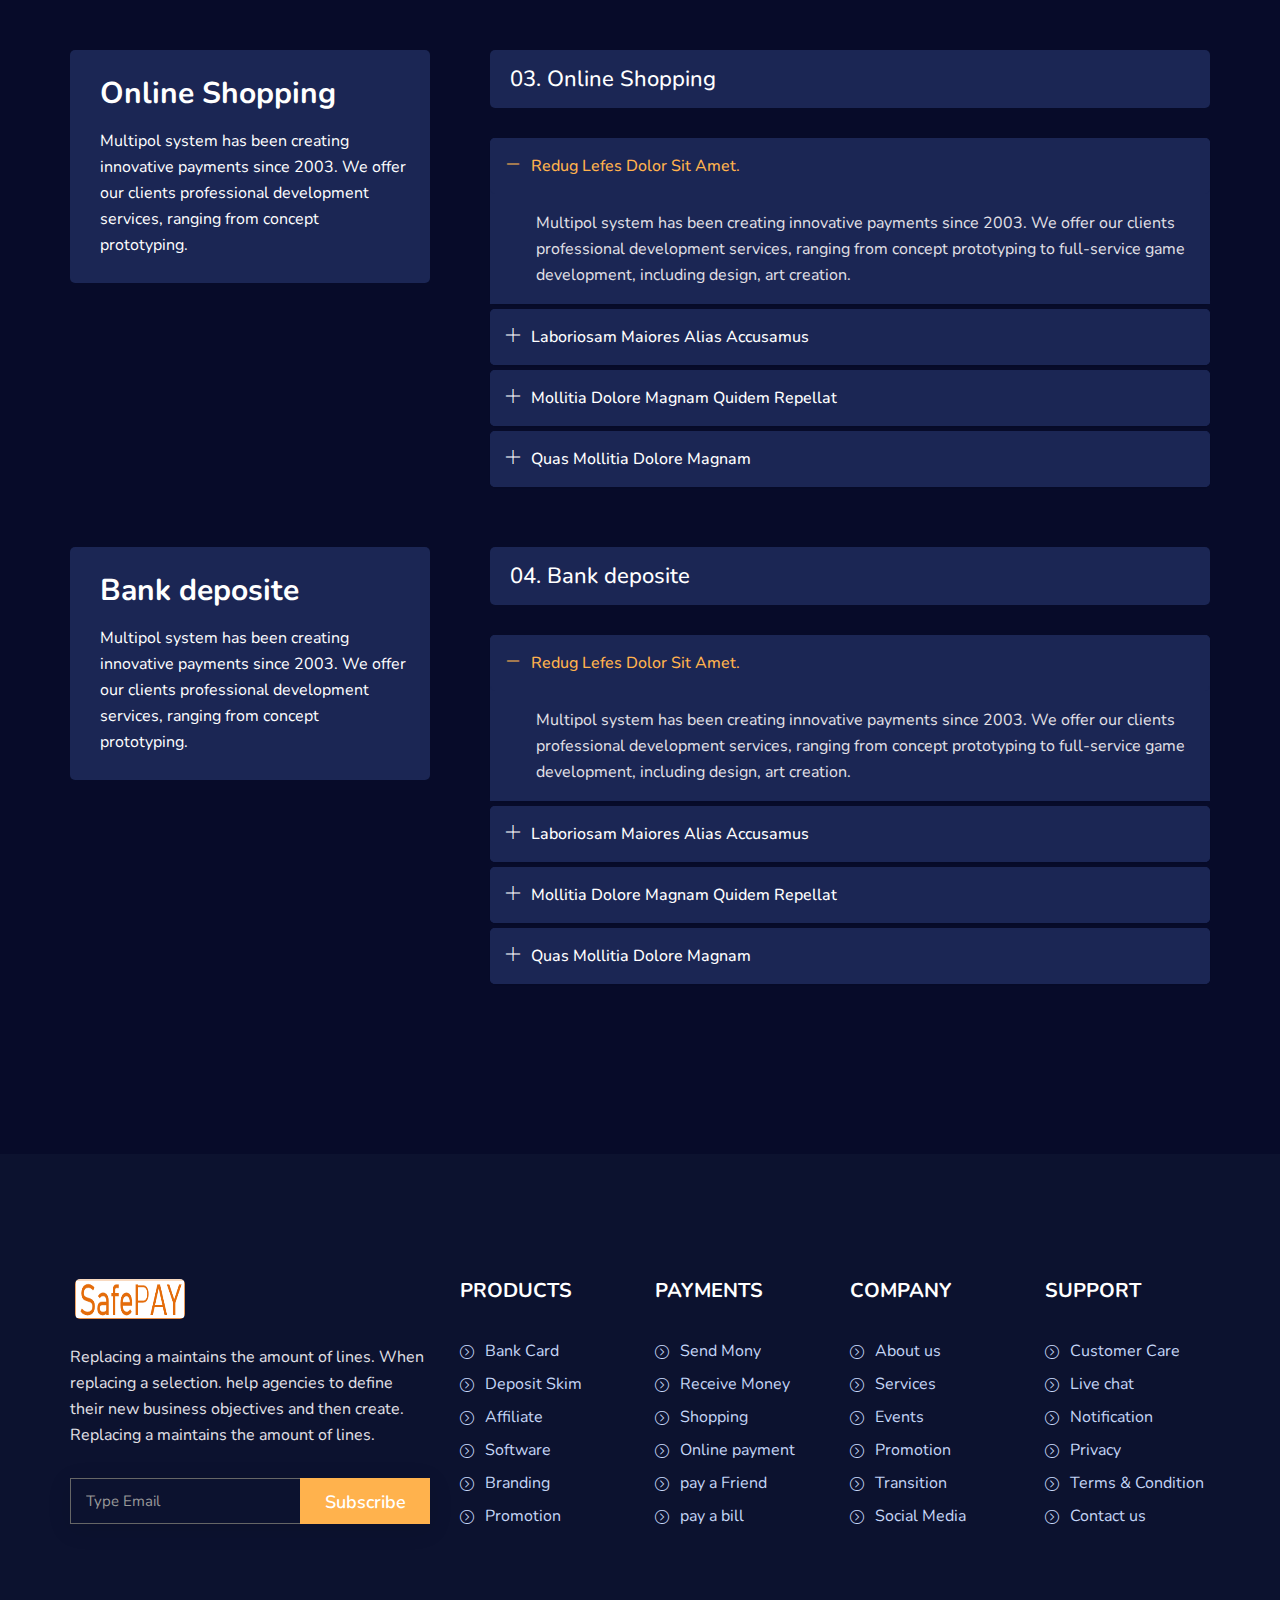
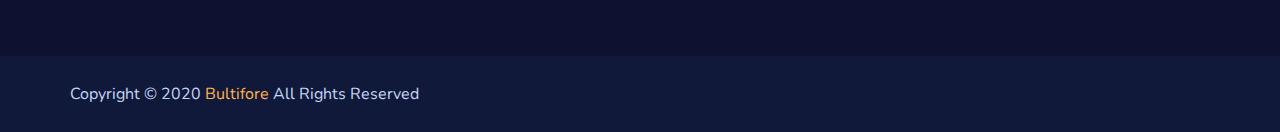
<file: faq.html>
<!doctype html>
<html class="no-js" lang="en">
	<head>
		<meta charset="utf-8">
		<meta http-equiv="x-ua-compatible" content="ie=edge">
		<title>FAQ | Bultifore</title>
		<meta name="description" content="">
		<meta name="viewport" content="width=device-width, initial-scale=1">

		<!-- favicon -->		
		<link rel="shortcut icon" type="image/x-icon" href="img/logo/favicon.ico">

		<!-- all css here -->

		<!-- bootstrap v3.3.6 css -->
		<link rel="stylesheet" href="css/bootstrap.min.css">
		<!-- owl.carousel css -->
		<link rel="stylesheet" href="css/owl.carousel.css">
		<link rel="stylesheet" href="css/owl.transitions.css">
        <!-- Animate css -->
        <link rel="stylesheet" href="css/animate.css">
        <!-- Nice-select css -->
        <link rel="stylesheet" href="css/nice-select.css">
        <!-- meanmenu css -->
        <link rel="stylesheet" href="css/meanmenu.min.css">
		<!-- font-awesome css -->
		<link rel="stylesheet" href="css/font-awesome.min.css">
		<link rel="stylesheet" href="css/themify-icons.css">
		<link rel="stylesheet" href="css/flaticon.css">
		<!-- magnific css -->
        <link rel="stylesheet" href="css/magnific.min.css">
		<!-- style css -->
		<link rel="stylesheet" href="style.css">
		<!-- responsive css -->
		<link rel="stylesheet" href="css/responsive.css">

		<!-- modernizr css -->
		<script src="js/vendor/modernizr-2.8.3.min.js"></script>
	</head>
		<body>

		<!--[if lt IE 8]>
			<p class="browserupgrade">You are using an <strong>outdated</strong> browser. Please <a href="http://browsehappy.com/">upgrade your browser</a> to improve your experience.</p>
		<![endif]-->

        <div id="preloader"></div>
        <!-- Start Header Area -->
        <header class="header-one">
            <!-- Start header top bar -->
            <div class="topbar-area">
                <div class="container">
                    <div class="row">
                        <div class=" col-md-6 col-sm-6 col-xs-12">
                            <div class="topbar-left">
                                <ul>
                                    <li><a href="#"><i class="fa fa-envelope"></i> info@bultifor.com</a></li>
                                    <li><a href="#"><i class="fa fa-clock-o"></i> Live support</a></li>
                                </ul>  
                            </div>
                        </div>
                        <div class="col-md-6 col-sm-6 col-xs-12">
                            <div class="topbar-right">
								<ul>
                                    <li><a href="#"><img src="img/icon/w1.png" alt="">ENG</a>
                                       <ul>
                                           <li><a href="#"><img src="img/icon/w2.png" alt="">DEU</a>
                                           <li><a href="#"><img src="img/icon/w3.png" alt="">ESP</a>
                                           <li><a href="#"><img src="img/icon/w4.png" alt="">FRA</a>
                                           <li><a href="#"><img src="img/icon/w5.png" alt="">KSA</a>
                                       </ul>
                                    </li>
                                    <li><a href="#"><img src="img/icon/login.png" alt="">Login</a>
                                </ul>
							</div>
                        </div>
                    </div>
                </div>
            </div>
            <!-- End header top bar -->
            <!-- Start header menu area -->
            <div id="sticker" class="header-area hidden-xs">
                <div class="container">
                    <div class="row">
                        <div class="col-md-12 col-sm-12">
                            <div class="row">
                                <!-- logo start -->
                                <div class="col-md-3 col-sm-3">
                                    <div class="logo">
                                        <!-- Brand -->
                                        <a class="navbar-brand page-scroll" href="index.html">
                                            <img src="img/logo/logo2.png" alt="">
                                        </a>
                                    </div>
                                    <!-- logo end -->
                                </div>
                                <div class="col-md-9 col-sm-9">
                                    <div class="header-right-link">
                                        <!-- search option end -->
                                        <a class="s-menu" href="login.html">Login</a>
                                    </div>
                                    <!-- mainmenu start -->
                                    <nav class="navbar navbar-default">
                                        <div class="collapse navbar-collapse" id="navbar-example">
                                            <div class="main-menu">
                                                <ul class="nav navbar-nav navbar-right">
                                                    <li><a class="pages" href="index.html">Home</a>
                                                        <ul class="sub-menu">
                                                            <li><a href="index.html">Home 01</a></li>
                                                            <li><a href="index-2.html">Home 02</a></li>
                                                        </ul>
                                                    </li>
                                                    <li><a href="about.html">About us</a></li>
                                                    <li><a class="pages" href="#">Pages</a>
                                                        <ul class="sub-menu">
                                                            <li><a href="team.html">team</a></li>
                                                            <li><a href="faq.html">FAQ</a></li>
                                                            <li><a href="pricing.html">Pricing</a></li>
                                                            <li><a href="review.html">Reviews</a></li>
                                                            <li><a href="terms.html">Terms & Conditions</a></li>
                                                            <li><a href="login.html">Login</a></li>
                                                            <li><a href="signup.html">Register</a></li>
                                                        </ul>
                                                    </li>
                                                    <li><a class="pages" href="#">Dashboard</a>
                                                        <ul class="sub-menu">
                                                            <li><a href="a-dashboard.html">Dashboard</a></li>
                                                            <li><a href="a-send-money.html">Send Money</a></li>
                                                            <li><a href="a-request-money.html">Request Money</a></li>
                                                            <li><a href="a-withdraw-money.html">Withdraw Money</a></li>
                                                            <li><a href="a-deposite-money.html">Deposite Money</a></li>
                                                            <li><a href="a-currency-change.html">Currency Exchange</a></li>
                                                            <li><a href="a-add-bank.html">Bank Account</a></li>
                                                            <li><a href="a-card-number.html">Card Number</a></li>
                                                            <li><a href="a-transection-log.html">Transection Log</a></li>
                                                            <li><a href="a-setting-money.html">Notifications</a></li>
                                                        </ul>
                                                    </li>
                                                    <li><a class="pages" href="#">Blog</a>
                                                        <ul class="sub-menu">
                                                            <li><a href="blog.html">Blog grid</a></li>
                                                            <li><a href="blog-sidebar.html">Blog Sidebar</a></li>
                                                            <li><a href="blog-details.html">Blog Details</a></li>
                                                        </ul>
                                                    </li>
                                                    <li><a href="contact.html">contacts</a></li>
                                                </ul>
                                            </div>
                                        </div>
                                    </nav>
                                    <!-- mainmenu end -->
                                </div>
                            </div>
                        </div>
                    </div>
                </div>
            </div>
            <!-- End header menu area -->
            <!-- Start mobile menu area -->
            <div class="mobile-menu-area hidden-lg hidden-md hidden-sm">
                <div class="container">
                    <div class="row">
                        <div class="col-md-12">
                            <div class="mobile-menu">
                                <div class="logo">
                                    <a href="index.html"><img src="img/logo/logo2.png" alt="" /></a>
                                </div>
                                <nav id="dropdown">
                                    <ul>
                                        <li><a class="pages" href="index.html">Home</a>
                                            <ul class="sub-menu">
                                                <li><a href="index.html">Home 01</a></li>
                                                <li><a href="index-2.html">Home 02</a></li>
                                            </ul>
                                        </li>
                                        <li><a href="about.html">About us</a></li>
                                        <li><a class="pages" href="#">Pages</a>
                                            <ul class="sub-menu">
                                                <li><a href="team.html">team</a></li>
                                                <li><a href="faq.html">FAQ</a></li>
                                                <li><a href="pricing.html">Pricing</a></li>
                                                <li><a href="review.html">Reviews</a></li>
                                                <li><a href="terms.html">Terms & Conditions</a></li>
                                                <li><a href="login.html">Login</a></li>
                                                <li><a href="signup.html">Register</a></li>
                                            </ul>
                                        </li>
                                        <li><a class="pages" href="#">Dashboard</a>
                                            <ul class="sub-menu">
                                                <li><a href="a-dashboard.html">Dashboard</a></li>
                                                <li><a href="a-send-money.html">Send Money</a></li>
                                                <li><a href="a-request-money.html">Request Money</a></li>
                                                <li><a href="a-withdraw-money.html">Withdraw Money</a></li>
                                                <li><a href="a-deposite-money.html">Deposite Money</a></li>
                                                <li><a href="a-currency-change.html">Currency Exchange</a></li>
                                                <li><a href="a-add-bank.html">Bank Account</a></li>
                                                <li><a href="a-card-number.html">Card Number</a></li>
                                                <li><a href="a-transection-log.html">Transection Log</a></li>
                                                <li><a href="a-setting-money.html">Notifications</a></li>
                                            </ul>
                                        </li>
                                        <li><a class="pages" href="#">Blog</a>
                                            <ul class="sub-menu">
                                                <li><a href="blog.html">Blog grid</a></li>
                                                <li><a href="blog-sidebar.html">Blog Sidebar</a></li>
                                                <li><a href="blog-details.html">Blog Details</a></li>
                                            </ul>
                                        </li>
                                        <li><a href="contact.html">contacts</a></li>
                                    </ul>
                                </nav>
                            </div>					
                        </div>
                    </div>
                </div>
            </div>
            <!-- End mobile menu area -->	
        </header>
        <!-- End Header Area -->
        <!-- Start breadcrumbs area -->
        <div class="page-area">
            <div class="breadcumb-overlay"></div>
            <div class="container">
                <div class="row">
                    <div class="col-md-12 col-sm-12 col-xs-12">
                        <div class="breadcrumb text-center">
                            <div class="section-headline white-headline text-center">
                                <h3>FAQ</h3>
                            </div>
                            <ul>
                                <li class="home-bread">Home</li>
                                <li>FAQ</li>
                            </ul>
                        </div>
                    </div>
                </div>
            </div>
        </div>
        <!-- End breadcrumbs area -->
        <!-- Start FAQ -->
        <div class="faq-page bg-color area-padding">
            <div class="container ">
               <div class="row">
					<div class="col-md-12 col-sm-12 col-xs-12">
						<div class="section-headline text-center">
							<h3>Important FAQ</h3>
							<p>Dummy text is also used to demonstrate the appearance of different typefaces and layouts</p>
						</div>
					</div>
				</div>
                <div class="row">
                    <!-- Start FAQ Start -->
                    <div class="all-faq-text">
                        <div class="col-md-4 col-sm-4 col-xs-12">
                            <div class="business-faq">
                                <h3>Member Accounts</h3>
                                <p>Multipol system has been creating innovative payments since 2003. We offer our clients professional development services, ranging from concept prototyping.</p>
                            </div>
                        </div>
                        <div class="col-md-8 col-sm-8 col-xs-12">
                            <div class="faq-full">
                                <div class="single-faq ">
                                    <h4> 01. Member Accounts</h4>
                                </div>
                                <div class="faq-details">
                                    <div class="panel-group" id="accordion">
                                        <!-- Panel Default -->
                                        <div class="panel panel-default">
                                            <div class="panel-heading">
                                                <h4 class="check-title">
                                                    <a data-toggle="collapse" class="active" data-parent="#accordion" href="#check1">
                                                        <span class="acc-icons"></span>Redug Lefes dolor sit amet.
                                                    </a>
                                                </h4>
                                            </div>
                                            <div id="check1" class="panel-collapse collapse in">
                                                <div class="panel-body">
                                                    <p>
                                                        Multipol system has been creating innovative payments since 2003. We offer our clients professional development services, ranging from concept prototyping. 
                                                    </p>		
                                                </div>
                                            </div>
                                        </div>
                                        <!-- End Panel Default -->
                                        <!-- Panel Default -->
                                        <div class="panel panel-default">
                                            <div class="panel-heading">
                                                <h4 class="check-title">
                                                    <a data-toggle="collapse" data-parent="#accordion" href="#check2">
                                                        <span class="acc-icons"></span> Laboriosam maiores alias accusamus
                                                    </a>
                                                </h4>
                                            </div>
                                            <div id="check2" class="panel-collapse collapse">
                                                <div class="panel-body">
                                                    <p>
                                                        Multipol system has been creating innovative payments since 2003. We offer our clients professional development services, ranging from concept prototyping. 
                                                    </p>										
                                                </div>
                                            </div>
                                        </div>
                                        <!-- End Panel Default -->
                                        <!-- Panel Default -->
                                        <div class="panel panel-default">
                                            <div class="panel-heading">
                                                <h4 class="check-title">
                                                    <a data-toggle="collapse" data-parent="#accordion" href="#check3">
                                                        <span class="acc-icons"></span>Mollitia dolore magnam quidem repellat 
                                                    </a>
                                                </h4>
                                            </div>
                                            <div id="check3" class="panel-collapse collapse ">
                                                <div class="panel-body">
                                                    <p>
                                                        Multipol system has been creating innovative payments since 2003. We offer our clients professional development services, ranging from concept prototyping.
                                                    </p>	
                                                </div>
                                            </div>
                                        </div>
                                        <!-- End Panel Default -->
                                        <!-- Panel Default -->
                                        <div class="panel panel-default">
                                            <div class="panel-heading">
                                                <h4 class="check-title">
                                                    <a data-toggle="collapse" data-parent="#accordion" href="#check4">
                                                        <span class="acc-icons"></span>Quas mollitia dolore magnam
                                                    </a>
                                                </h4>
                                            </div>
                                            <div id="check4" class="panel-collapse collapse">
                                                <div class="panel-body">
                                                    <p>
                                                        Multipol system has been creating innovative payments since 2003. We offer our clients professional development services, ranging from concept prototyping. 
                                                    </p>	
                                                </div>
                                            </div>
                                        </div>
                                        <!-- End Panel Default -->									
                                    </div>
                                </div>
                            </div>
                        </div>
                    </div>
                </div>
                <div class="row">
                    <!-- Start FAQ Start -->
                    <div class="all-faq-text">
                        <div class="col-md-4 col-sm-4 col-xs-12">
                            <div class="business-faq">
                                <h3>Send Money</h3>
                                <p>Multipol system has been creating innovative payments since 2003. We offer our clients professional development services, ranging from concept prototyping.</p>
                            </div>
                        </div>
                        <div class="col-md-8 col-sm-8 col-xs-12">
                            <!-- End FAQ full -->
                            <div class="faq-full">
                                <div class="single-faq ">
                                    <h4> 02. Send Money</h4>
                                </div>
                                <div class="faq-details">
                                    <div class="panel-group" id="accordion1">
                                        <!-- Panel Default -->
                                        <div class="panel panel-default">
                                            <div class="panel-heading">
                                                <h4 class="check-title">
                                                    <a data-toggle="collapse" class="active" data-parent="#accordion1" href="#check5">
                                                        <span class="acc-icons"></span>Redug Lefes dolor sit amet.
                                                    </a>
                                                </h4>
                                            </div>
                                            <div id="check5" class="panel-collapse collapse in">
                                                <div class="panel-body">
                                                    <p>
                                                        Multipol system has been creating innovative payments since 2003. We offer our clients professional development services, ranging from concept prototyping.
                                                    </p>		
                                                </div>
                                            </div>
                                        </div>
                                        <!-- End Panel Default -->
                                        <!-- Panel Default -->
                                        <div class="panel panel-default">
                                            <div class="panel-heading">
                                                <h4 class="check-title">
                                                    <a data-toggle="collapse" data-parent="#accordion1" href="#check6">
                                                        <span class="acc-icons"></span> Laboriosam maiores alias accusamus
                                                    </a>
                                                </h4>
                                            </div>
                                            <div id="check6" class="panel-collapse collapse">
                                                <div class="panel-body">
                                                    <p>
                                                        Multipol system has been creating innovative payments since 2003. We offer our clients professional development services, ranging from concept prototyping to full-service game development, including design, art creation.
                                                    </p>										
                                                </div>
                                            </div>
                                        </div>
                                        <!-- End Panel Default -->
                                        <!-- Panel Default -->
                                        <div class="panel panel-default">
                                            <div class="panel-heading">
                                                <h4 class="check-title">
                                                    <a data-toggle="collapse" data-parent="#accordion1" href="#check7">
                                                        <span class="acc-icons"></span>Mollitia dolore magnam quidem repellat 
                                                    </a>
                                                </h4>
                                            </div>
                                            <div id="check7" class="panel-collapse collapse ">
                                                <div class="panel-body">
                                                    <p>
                                                        Multipol system has been creating innovative payments since 2003. We offer our clients professional development services, ranging from concept prototyping.
                                                    </p>	
                                                </div>
                                            </div>
                                        </div>
                                        <!-- End Panel Default -->
                                        <!-- Panel Default -->
                                        <div class="panel panel-default">
                                            <div class="panel-heading">
                                                <h4 class="check-title">
                                                    <a data-toggle="collapse" data-parent="#accordion1" href="#check8">
                                                        <span class="acc-icons"></span>Quas mollitia dolore magnam
                                                    </a>
                                                </h4>
                                            </div>
                                            <div id="check8" class="panel-collapse collapse">
                                                <div class="panel-body">
                                                    <p>
                                                        Multipol system has been creating innovative payments since 2003. We offer our clients professional development services, ranging from concept prototyping to full-service game development, including design, art creation.
                                                    </p>	
                                                </div>
                                            </div>
                                        </div>
                                        <!-- End Panel Default -->														
                                    </div>
                                </div>
                                <!-- End FAQ -->
                            </div>
                        </div>
                    </div>
                </div>
                <div class="row">
                    <!-- Start FAQ Start -->
                    <div class="all-faq-text">
                       <!-- End Column -->
                        <div class="col-md-4 col-sm-4 col-xs-12">
                            <div class="business-faq">
                                <h3>Online Shopping</h3>
                                <p>Multipol system has been creating innovative payments since 2003. We offer our clients professional development services, ranging from concept prototyping.</p>
                            </div>
                        </div>
                        <div class="col-md-8 col-sm-8 col-xs-12">
                            <!-- End FAQ full -->
                            <div class="faq-full">
                                <div class="single-faq ">
                                    <h4> 03. Online Shopping</h4>
                                </div>
                                <div class="faq-details">
                                    <div class="panel-group" id="accordion2">
                                        <!-- Panel Default -->
                                        <div class="panel panel-default">
                                            <div class="panel-heading">
                                                <h4 class="check-title">
                                                    <a data-toggle="collapse" class="active" data-parent="#accordion2" href="#check9">
                                                        <span class="acc-icons"></span>Redug Lefes dolor sit amet.
                                                    </a>
                                                </h4>
                                            </div>
                                            <div id="check9" class="panel-collapse collapse in">
                                                <div class="panel-body">
                                                    <p>
                                                        Multipol system has been creating innovative payments since 2003. We offer our clients professional development services, ranging from concept prototyping to full-service game development, including design, art creation. 
                                                    </p>		
                                                </div>
                                            </div>
                                        </div>
                                        <!-- End Panel Default -->
                                        <!-- Panel Default -->
                                        <div class="panel panel-default">
                                            <div class="panel-heading">
                                                <h4 class="check-title">
                                                    <a data-toggle="collapse" data-parent="#accordion2" href="#check10">
                                                        <span class="acc-icons"></span> Laboriosam maiores alias accusamus
                                                    </a>
                                                </h4>
                                            </div>
                                            <div id="check10" class="panel-collapse collapse">
                                                <div class="panel-body">
                                                    <p>
                                                        Multipol system has been creating innovative payments since 2003. We offer our clients professional development services, ranging from concept.
                                                    </p>										
                                                </div>
                                            </div>
                                        </div>
                                        <!-- End Panel Default -->
                                        <!-- Panel Default -->
                                        <div class="panel panel-default">
                                            <div class="panel-heading">
                                                <h4 class="check-title">
                                                    <a data-toggle="collapse" data-parent="#accordion2" href="#check11">
                                                        <span class="acc-icons"></span>Mollitia dolore magnam quidem repellat 
                                                    </a>
                                                </h4>
                                            </div>
                                            <div id="check11" class="panel-collapse collapse ">
                                                <div class="panel-body">
                                                    <p>
                                                        Multipol system has been creating innovative payments since 2003. We offer our clients professional development services, ranging from concept prototyping to full-service game development.
                                                    </p>	
                                                </div>
                                            </div>
                                        </div>
                                        <!-- End Panel Default -->
                                        <!-- Panel Default -->
                                        <div class="panel panel-default">
                                            <div class="panel-heading">
                                                <h4 class="check-title">
                                                    <a data-toggle="collapse" data-parent="#accordion2" href="#check12">
                                                        <span class="acc-icons"></span>Quas mollitia dolore magnam
                                                    </a>
                                                </h4>
                                            </div>
                                            <div id="check12" class="panel-collapse collapse">
                                                <div class="panel-body">
                                                    <p>
                                                        Multipol system has been creating innovative payments since 2003. We offer our clients professional development services, ranging from concept prototyping. 
                                                    </p>	
                                                </div>
                                            </div>
                                        </div>
                                        <!-- End Panel Default -->														
                                    </div>
                                </div>
                                <!-- End FAQ -->
                            </div>
                            <!-- End FAQ full -->
                        </div>
                    </div>
                </div>
                <div class="row">
                    <!-- Start FAQ Start -->
                    <div class="all-faq-text">
                       <div class="col-md-4 col-sm-4 col-xs-12">
                            <div class="business-faq">
                                <h3>Bank deposite</h3>
                                <p>Multipol system has been creating innovative payments since 2003. We offer our clients professional development services, ranging from concept prototyping.</p>
                            </div>
                        </div>
                        <div class="col-md-8 col-sm-8 col-xs-12">
                            <!-- End FAQ full -->
                            <div class="faq-full last-item">
                                <div class="single-faq ">
                                    <h4> 04. Bank deposite</h4>
                                </div>
                                <div class="faq-details">
                                    <div class="panel-group" id="accordion2">
                                        <!-- Panel Default -->
                                        <div class="panel panel-default">
                                            <div class="panel-heading">
                                                <h4 class="check-title">
                                                    <a data-toggle="collapse" class="active" data-parent="#accordion2" href="#check13">
                                                        <span class="acc-icons"></span>Redug Lefes dolor sit amet.
                                                    </a>
                                                </h4>
                                            </div>
                                            <div id="check13" class="panel-collapse collapse in">
                                                <div class="panel-body">
                                                    <p>
                                                        Multipol system has been creating innovative payments since 2003. We offer our clients professional development services, ranging from concept prototyping to full-service game development, including design, art creation. 
                                                    </p>		
                                                </div>
                                            </div>
                                        </div>
                                        <!-- End Panel Default -->
                                        <!-- Panel Default -->
                                        <div class="panel panel-default">
                                            <div class="panel-heading">
                                                <h4 class="check-title">
                                                    <a data-toggle="collapse" data-parent="#accordion2" href="#check14">
                                                        <span class="acc-icons"></span> Laboriosam maiores alias accusamus
                                                    </a>
                                                </h4>
                                            </div>
                                            <div id="check14" class="panel-collapse collapse">
                                                <div class="panel-body">
                                                    <p>
                                                        Multipol system has been creating innovative payments since 2003. We offer our clients professional development services, ranging from concept.
                                                    </p>										
                                                </div>
                                            </div>
                                        </div>
                                        <!-- End Panel Default -->
                                        <!-- Panel Default -->
                                        <div class="panel panel-default">
                                            <div class="panel-heading">
                                                <h4 class="check-title">
                                                    <a data-toggle="collapse" data-parent="#accordion2" href="#check15">
                                                        <span class="acc-icons"></span>Mollitia dolore magnam quidem repellat 
                                                    </a>
                                                </h4>
                                            </div>
                                            <div id="check15" class="panel-collapse collapse ">
                                                <div class="panel-body">
                                                    <p>
                                                        Multipol system has been creating innovative payments since 2003. We offer our clients professional development services, ranging from concept prototyping to full-service game development.
                                                    </p>	
                                                </div>
                                            </div>
                                        </div>
                                        <!-- End Panel Default -->
                                        <!-- Panel Default -->
                                        <div class="panel panel-default">
                                            <div class="panel-heading">
                                                <h4 class="check-title">
                                                    <a data-toggle="collapse" data-parent="#accordion2" href="#check16">
                                                        <span class="acc-icons"></span>Quas mollitia dolore magnam
                                                    </a>
                                                </h4>
                                            </div>
                                            <div id="check16" class="panel-collapse collapse">
                                                <div class="panel-body">
                                                    <p>
                                                        Multipol system has been creating innovative payments since 2003. We offer our clients professional development services, ranging from concept prototyping. 
                                                    </p>	
                                                </div>
                                            </div>
                                        </div>
                                        <!-- End Panel Default -->									
                                    </div>
                                </div>
                            </div>
                        </div>
                        <!-- End Column --> 
                    </div>
                </div>
            </div>
        </div>
        <!-- End FAQ -->
        <!-- Start footer area -->
        <footer class="footer-1">
            <div class="footer-area">
                <div class="container">
                    <div class="row">
                       <!-- Start column-->
                       <div class="col-md-4 col-sm-6 col-xs-12">
                            <div class="footer-content logo-footer">
                                <div class="footer-head">
                                    <div class="footer-logo">
                                    	<a class="footer-black-logo" href="#"><img src="img/logo/logo2.png" alt=""></a>
                                    </div>
                                    <p>
                                        Replacing a  maintains the amount of lines. When replacing a selection. help agencies to define their new business objectives and then create. Replacing a  maintains the amount of lines. 
                                    </p>
                                    <div class="subs-feilds">
                                        <div class="suscribe-input">
                                            <input type="email" class="email form-control width-80" id="sus_email" placeholder="Type Email">
                                            <button type="submit" id="sus_submit" class="add-btn">Subscribe</button>
                                        </div>
                                    </div>
                                </div>
                            </div>
                        </div>
                        <!-- End column-->
                        <!-- Start column-->
                        <div class="col-md-2 col-sm-3 col-xs-12">
                            <div class="footer-content">
                                <div class="footer-head">
                                    <h4>Products</h4>
                                    <ul class="footer-list">
                                        <li><a href="#">Bank Card</a></li>
                                        <li><a href="#">Deposit Skim</a></li>
                                        <li><a href="#">Affiliate</a></li>
                                        <li><a href="#">Software</a></li>
                                        <li><a href="#">Branding </a></li>
                                        <li><a href="#">Promotion </a></li>
                                    </ul>
                                </div>
                            </div>
                        </div>
                        <!-- End column-->
                        <!-- Start column-->
                        <div class="col-md-2 col-sm-3 col-xs-12">
                            <div class="footer-content">
                                <div class="footer-head">
                                    <h4>Payments</h4>
                                    <ul class="footer-list">
                                        <li><a href="#">Send Mony</a></li>
                                        <li><a href="#">Receive Money </a></li>
                                        <li><a href="#">Shopping</a></li>
                                        <li><a href="#">Online payment</a></li>
                                        <li><a href="#">pay a Friend </a></li>
                                        <li><a href="#">pay a bill </a></li>
                                    </ul>
                                </div>
                            </div>
                        </div>
                        <!-- End column-->
                        <!-- Start column-->
                        <div class="col-md-2 hidden-sm col-xs-12">
                            <div class="footer-content">
                                <div class="footer-head">
                                    <h4>Company</h4>
                                    <ul class="footer-list">
                                        <li><a href="#">About us</a></li>
                                        <li><a href="#">Services </a></li>
                                        <li><a href="#">Events</a></li>
                                        <li><a href="#">Promotion</a></li>
                                        <li><a href="#">Transition</a></li>
                                        <li><a href="#">Social Media</a></li>
                                    </ul>
                                </div>
                            </div>
                        </div>
                        <!-- End column-->
                        <!-- Start column-->
                        <div class="col-md-2 hidden-sm col-xs-12">
                             <div class="footer-content last-content">
                                <div class="footer-head">
                                    <h4>Support</h4>
                                    <ul class="footer-list">
                                        <li><a href="#">Customer Care</a></li>
                                        <li><a href="#">Live chat</a></li>
                                        <li><a href="#">Notification</a></li>
                                        <li><a href="#">Privacy</a></li>
                                        <li><a href="#">Terms & Condition</a></li>
                                        <li><a href="#">Contact us </a></li>
                                    </ul>
                                </div>
                            </div>
                        </div>
                        <!-- End column-->
                    </div>
                </div>
            </div>
            <!-- Start footer bottom area -->
            <div class="footer-area-bottom">
                <div class="container">
                    <div class="row">
                        <div class="col-md-6 col-sm-6 col-xs-12">
                            <div class="copyright">
                                <p>
                                    Copyright © 2020
                                    <a href="#">Bultifore</a> All Rights Reserved
                                </p>
                            </div>
                        </div>
                    </div>
                </div>
            </div>
            <!-- End footer bottom area -->
        </footer>
        <!-- End footer area -->
        
		
		<!-- all js here -->

		<!-- jquery latest version -->
		<script src="js/vendor/jquery-1.12.4.min.js"></script>
		<!-- bootstrap js -->
		<script src="js/bootstrap.min.js"></script>
		<!-- owl.carousel js -->
		<script src="js/owl.carousel.min.js"></script>
        <!-- stellar js -->
        <script src="js/jquery.stellar.min.js"></script>
		<!-- magnific js -->
        <script src="js/magnific.min.js"></script>
        <!-- Nice-select js -->
        <script src="js/jquery.nice-select.min.js"></script>
        <!-- wow js -->
        <script src="js/wow.min.js"></script>
        <!-- meanmenu js -->
        <script src="js/jquery.meanmenu.js"></script>
		<!-- Form validator js -->
		<script src="js/form-validator.min.js"></script>
		<!-- plugins js -->
		<script src="js/plugins.js"></script>
		<!-- main js -->
		<script src="js/main.js"></script>
	</body>
</html>
</file>
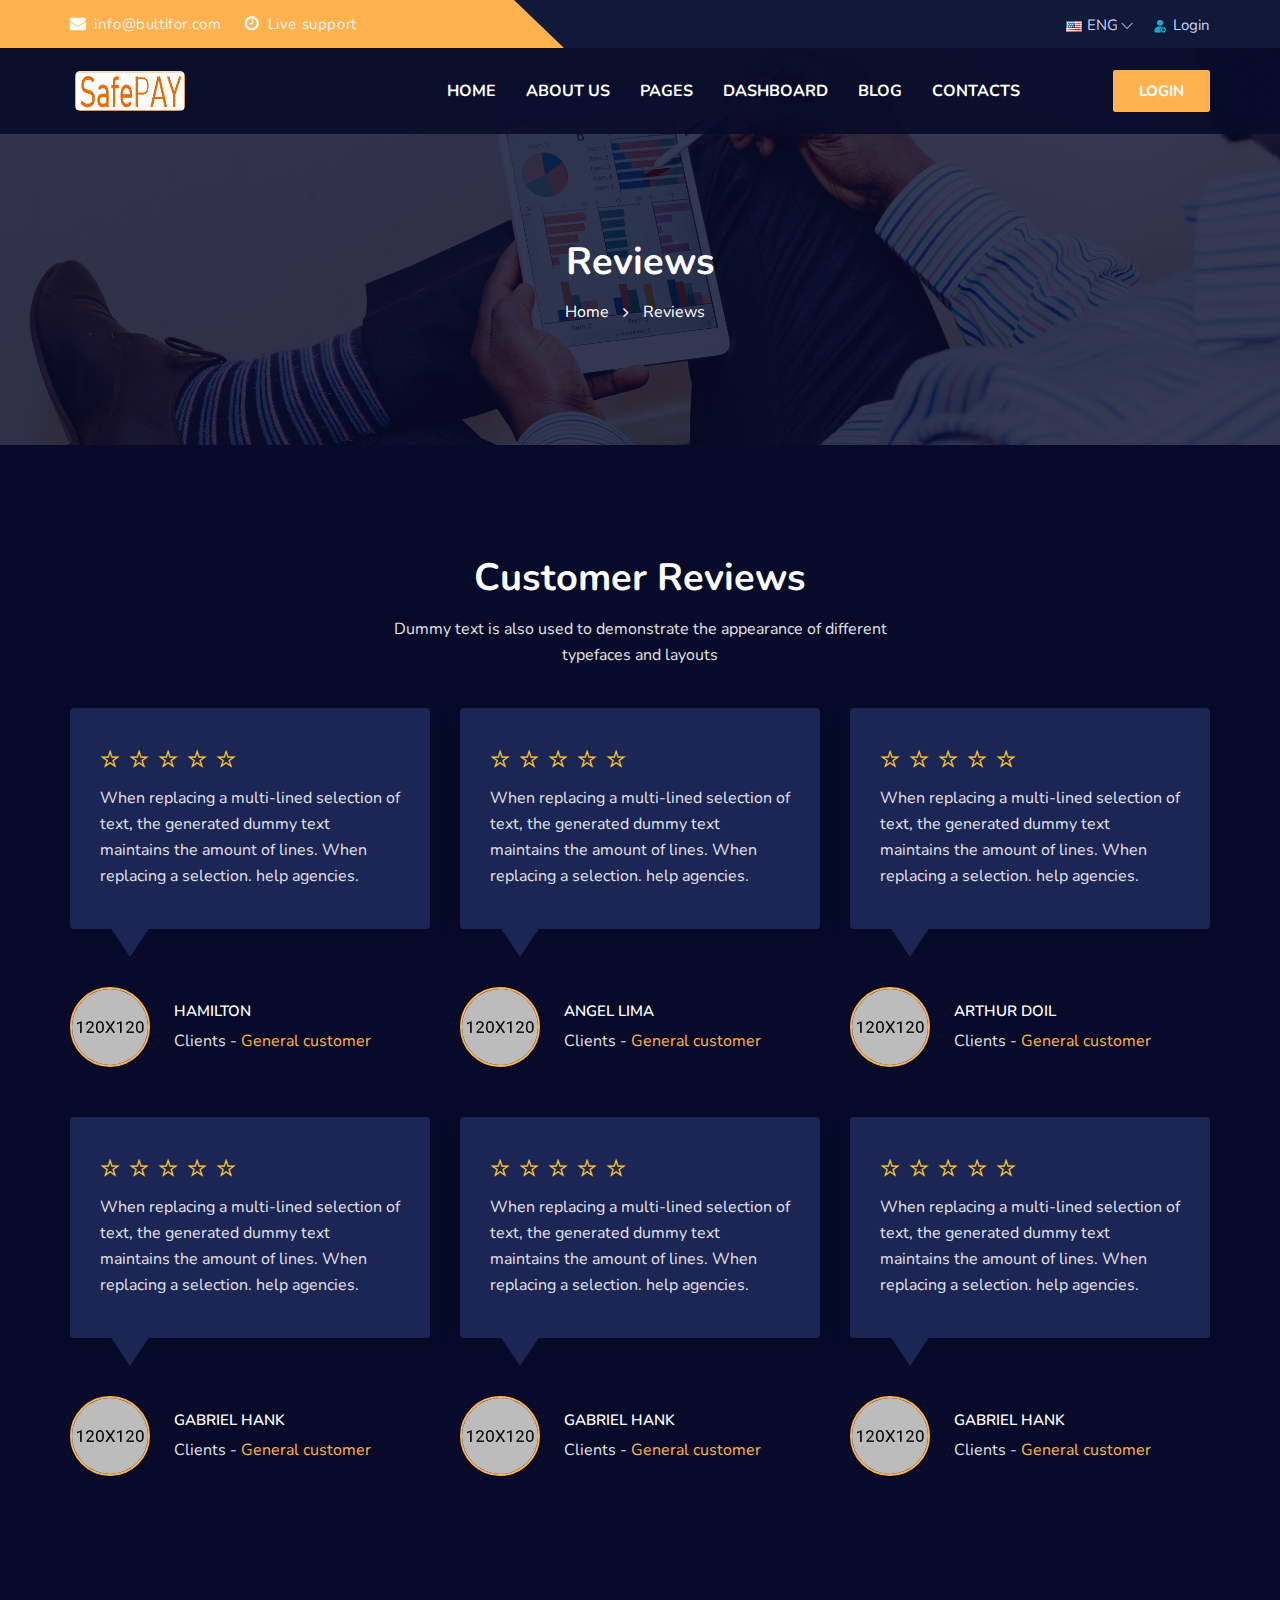
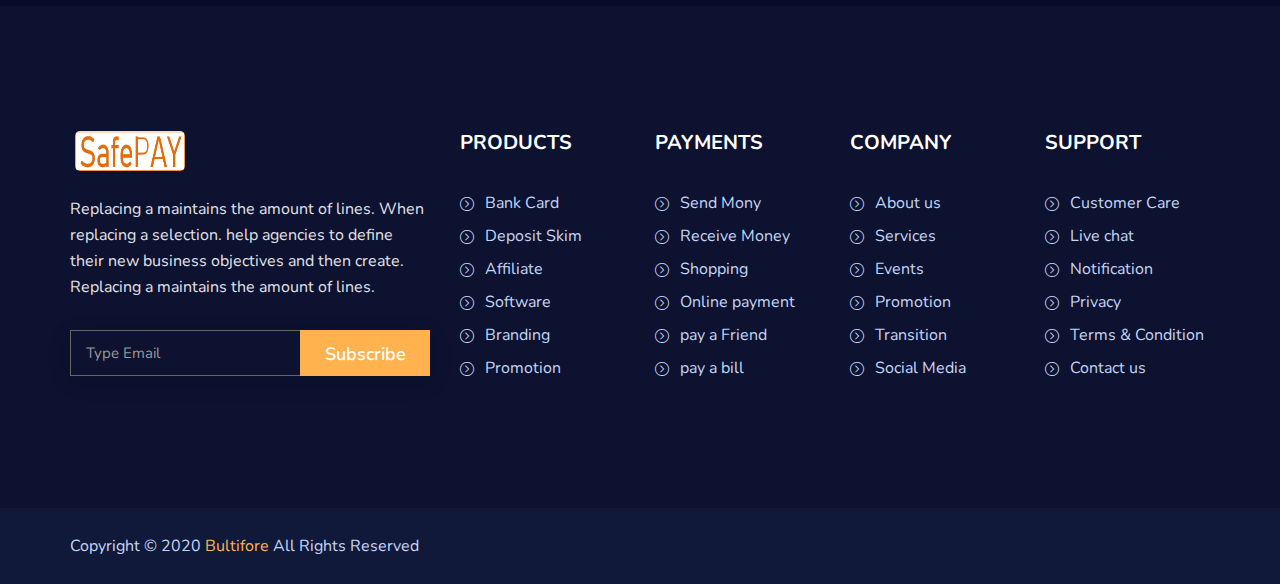
<file: review.html>
<!doctype html>
<html class="no-js" lang="en">
	<head>
		<meta charset="utf-8">
		<meta http-equiv="x-ua-compatible" content="ie=edge">
		<title>Reviews | Bultifore</title>
		<meta name="description" content="">
		<meta name="viewport" content="width=device-width, initial-scale=1">

		<!-- favicon -->		
		<link rel="shortcut icon" type="image/x-icon" href="img/logo/favicon.ico">

		<!-- all css here -->

		<!-- bootstrap v3.3.6 css -->
		<link rel="stylesheet" href="css/bootstrap.min.css">
		<!-- owl.carousel css -->
		<link rel="stylesheet" href="css/owl.carousel.css">
		<link rel="stylesheet" href="css/owl.transitions.css">
        <!-- Animate css -->
        <link rel="stylesheet" href="css/animate.css">
        <!-- Nice-select css -->
        <link rel="stylesheet" href="css/nice-select.css">
        <!-- meanmenu css -->
        <link rel="stylesheet" href="css/meanmenu.min.css">
		<!-- font-awesome css -->
		<link rel="stylesheet" href="css/font-awesome.min.css">
		<link rel="stylesheet" href="css/themify-icons.css">
		<link rel="stylesheet" href="css/flaticon.css">
		<!-- magnific css -->
        <link rel="stylesheet" href="css/magnific.min.css">
		<!-- style css -->
		<link rel="stylesheet" href="style.css">
		<!-- responsive css -->
		<link rel="stylesheet" href="css/responsive.css">

		<!-- modernizr css -->
		<script src="js/vendor/modernizr-2.8.3.min.js"></script>
	</head>
		<body>

		<!--[if lt IE 8]>
			<p class="browserupgrade">You are using an <strong>outdated</strong> browser. Please <a href="http://browsehappy.com/">upgrade your browser</a> to improve your experience.</p>
		<![endif]-->

        <div id="preloader"></div>
        <!-- Start Header Area -->
        <header class="header-one">
            <!-- Start header top bar -->
            <div class="topbar-area">
                <div class="container">
                    <div class="row">
                        <div class=" col-md-6 col-sm-6 col-xs-12">
                            <div class="topbar-left">
                                <ul>
                                    <li><a href="#"><i class="fa fa-envelope"></i> info@bultifor.com</a></li>
                                    <li><a href="#"><i class="fa fa-clock-o"></i> Live support</a></li>
                                </ul>  
                            </div>
                        </div>
                        <div class="col-md-6 col-sm-6 col-xs-12">
                            <div class="topbar-right">
								<ul>
                                    <li><a href="#"><img src="img/icon/w1.png" alt="">ENG</a>
                                       <ul>
                                           <li><a href="#"><img src="img/icon/w2.png" alt="">DEU</a>
                                           <li><a href="#"><img src="img/icon/w3.png" alt="">ESP</a>
                                           <li><a href="#"><img src="img/icon/w4.png" alt="">FRA</a>
                                           <li><a href="#"><img src="img/icon/w5.png" alt="">KSA</a>
                                       </ul>
                                    </li>
                                    <li><a href="#"><img src="img/icon/login.png" alt="">Login</a>
                                </ul>
							</div>
                        </div>
                    </div>
                </div>
            </div>
            <!-- End header top bar -->
            <!-- Start header menu area -->
            <div id="sticker" class="header-area hidden-xs">
                <div class="container">
                    <div class="row">
                        <div class="col-md-12 col-sm-12">
                            <div class="row">
                                <!-- logo start -->
                                <div class="col-md-3 col-sm-3">
                                    <div class="logo">
                                        <!-- Brand -->
                                        <a class="navbar-brand page-scroll" href="index.html">
                                            <img src="img/logo/logo2.png" alt="">
                                        </a>
                                    </div>
                                    <!-- logo end -->
                                </div>
                                <div class="col-md-9 col-sm-9">
                                    <div class="header-right-link">
                                        <!-- search option end -->
                                        <a class="s-menu" href="login.html">Login</a>
                                    </div>
                                    <!-- mainmenu start -->
                                    <nav class="navbar navbar-default">
                                        <div class="collapse navbar-collapse" id="navbar-example">
                                            <div class="main-menu">
                                                <ul class="nav navbar-nav navbar-right">
                                                    <li><a class="pages" href="index.html">Home</a>
                                                        <ul class="sub-menu">
                                                            <li><a href="index.html">Home 01</a></li>
                                                            <li><a href="index-2.html">Home 02</a></li>
                                                        </ul>
                                                    </li>
                                                    <li><a href="about.html">About us</a></li>
                                                    <li><a class="pages" href="#">Pages</a>
                                                        <ul class="sub-menu">
                                                            <li><a href="team.html">team</a></li>
                                                            <li><a href="faq.html">FAQ</a></li>
                                                            <li><a href="pricing.html">Pricing</a></li>
                                                            <li><a href="review.html">Reviews</a></li>
                                                            <li><a href="terms.html">Terms & Conditions</a></li>
                                                            <li><a href="login.html">Login</a></li>
                                                            <li><a href="signup.html">Register</a></li>
                                                        </ul>
                                                    </li>
                                                    <li><a class="pages" href="#">Dashboard</a>
                                                        <ul class="sub-menu">
                                                            <li><a href="a-dashboard.html">Dashboard</a></li>
                                                            <li><a href="a-send-money.html">Send Money</a></li>
                                                            <li><a href="a-request-money.html">Request Money</a></li>
                                                            <li><a href="a-withdraw-money.html">Withdraw Money</a></li>
                                                            <li><a href="a-deposite-money.html">Deposite Money</a></li>
                                                            <li><a href="a-currency-change.html">Currency Exchange</a></li>
                                                            <li><a href="a-add-bank.html">Bank Account</a></li>
                                                            <li><a href="a-card-number.html">Card Number</a></li>
                                                            <li><a href="a-transection-log.html">Transection Log</a></li>
                                                            <li><a href="a-setting-money.html">Notifications</a></li>
                                                        </ul>
                                                    </li>
                                                    <li><a class="pages" href="#">Blog</a>
                                                        <ul class="sub-menu">
                                                            <li><a href="blog.html">Blog grid</a></li>
                                                            <li><a href="blog-sidebar.html">Blog Sidebar</a></li>
                                                            <li><a href="blog-details.html">Blog Details</a></li>
                                                        </ul>
                                                    </li>
                                                    <li><a href="contact.html">contacts</a></li>
                                                </ul>
                                            </div>
                                        </div>
                                    </nav>
                                    <!-- mainmenu end -->
                                </div>
                            </div>
                        </div>
                    </div>
                </div>
            </div>
            <!-- End header menu area -->
            <!-- Start mobile menu area -->
            <div class="mobile-menu-area hidden-lg hidden-md hidden-sm">
                <div class="container">
                    <div class="row">
                        <div class="col-md-12">
                            <div class="mobile-menu">
                                <div class="logo">
                                    <a href="index.html"><img src="img/logo/logo2.png" alt="" /></a>
                                </div>
                                <nav id="dropdown">
                                    <ul>
                                        <li><a class="pages" href="index.html">Home</a>
                                            <ul class="sub-menu">
                                                <li><a href="index.html">Home 01</a></li>
                                                <li><a href="index-2.html">Home 02</a></li>
                                            </ul>
                                        </li>
                                        <li><a href="about.html">About us</a></li>
                                        <li><a class="pages" href="#">Pages</a>
                                            <ul class="sub-menu">
                                                <li><a href="team.html">team</a></li>
                                                <li><a href="faq.html">FAQ</a></li>
                                                <li><a href="pricing.html">Pricing</a></li>
                                                <li><a href="review.html">Reviews</a></li>
                                                <li><a href="terms.html">Terms & Conditions</a></li>
                                                <li><a href="login.html">Login</a></li>
                                                <li><a href="signup.html">Register</a></li>
                                            </ul>
                                        </li>
                                        <li><a class="pages" href="#">Dashboard</a>
                                            <ul class="sub-menu">
                                                <li><a href="a-dashboard.html">Dashboard</a></li>
                                                <li><a href="a-send-money.html">Send Money</a></li>
                                                <li><a href="a-request-money.html">Request Money</a></li>
                                                <li><a href="a-withdraw-money.html">Withdraw Money</a></li>
                                                <li><a href="a-deposite-money.html">Deposite Money</a></li>
                                                <li><a href="a-currency-change.html">Currency Exchange</a></li>
                                                <li><a href="a-add-bank.html">Bank Account</a></li>
                                                <li><a href="a-card-number.html">Card Number</a></li>
                                                <li><a href="a-transection-log.html">Transection Log</a></li>
                                                <li><a href="a-setting-money.html">Notifications</a></li>
                                            </ul>
                                        </li>
                                        <li><a class="pages" href="#">Blog</a>
                                            <ul class="sub-menu">
                                                <li><a href="blog.html">Blog grid</a></li>
                                                <li><a href="blog-sidebar.html">Blog Sidebar</a></li>
                                                <li><a href="blog-details.html">Blog Details</a></li>
                                            </ul>
                                        </li>
                                        <li><a href="contact.html">contacts</a></li>
                                    </ul>
                                </nav>
                            </div>					
                        </div>
                    </div>
                </div>
            </div>
            <!-- End mobile menu area -->	
        </header>
        <!-- End Header Area -->
        <!-- Start breadcrumbs area -->
        <div class="page-area">
            <div class="breadcumb-overlay"></div>
            <div class="container">
                <div class="row">
                    <div class="col-md-12 col-sm-12 col-xs-12">
                        <div class="breadcrumb text-center">
                            <div class="section-headline white-headline text-center">
                                <h3>Reviews</h3>
                            </div>
                            <ul>
                                <li class="home-bread">Home</li>
                                <li>Reviews</li>
                            </ul>
                        </div>
                    </div>
                </div>
            </div>
        </div>
        <!-- End breadcrumbs area -->
        <!-- Start testimonials Area -->
        <div class="reviews-page-area bg-color fix area-padding-2">
            <div class="container">
               <div class="row">
					<div class="col-md-12 col-sm-12 col-xs-12">
						<div class="section-headline text-center">
							<h2>Customer Reviews</h2>
							<p>Dummy text is also used to demonstrate the appearance of different typefaces and layouts</p>
						</div>
					</div>
				</div>
                <div class="row">
                    <div class="reviews-content">
                        <div class="col-md-4 col-sm-6 col-xs-12">
                            <div class="single-testi">
                                <div class="testi-text">
                                    <div class="clients-text">
                                        <div class="client-rating">
                                            <a href="#"><i class="ti-star"></i></a>
                                            <a href="#"><i class="ti-star"></i></a>
                                            <a href="#"><i class="ti-star"></i></a>
                                            <a href="#"><i class="ti-star"></i></a>
                                            <a href="#"><i class="ti-star"></i></a>
                                        </div>
                                        <p>When replacing a multi-lined selection of text, the generated dummy text maintains the amount of lines. When replacing a selection. help agencies.</p>
                                    </div>
                                    <div class="testi-img ">
                                        <img src="img/review/1.jpg" alt="">
                                        <div class="guest-details">
                                            <h4>Hamilton</h4>
                                            <span class="guest-rev">Clients - <a href="#">General customer</a></span>
                                        </div>
                                    </div>
                                </div>
                            </div>
                        </div>
                        <div class="col-md-4 col-sm-6 col-xs-12">
                            <div class="single-testi">
                                <div class="testi-text">
                                    <div class="clients-text">
                                        <div class="client-rating">
                                            <a href="#"><i class="ti-star"></i></a>
                                            <a href="#"><i class="ti-star"></i></a>
                                            <a href="#"><i class="ti-star"></i></a>
                                            <a href="#"><i class="ti-star"></i></a>
                                            <a href="#"><i class="ti-star"></i></a>
                                        </div>
                                        <p>When replacing a multi-lined selection of text, the generated dummy text maintains the amount of lines. When replacing a selection. help agencies.</p>
                                    </div>
                                    <div class="testi-img ">
                                        <img src="img/review/2.jpg" alt="">
                                        <div class="guest-details">
                                            <h4>Angel lima</h4>
                                            <span class="guest-rev">Clients - <a href="#">General customer</a></span>
                                        </div>
                                    </div>
                                </div>
                            </div>
                        </div>
                        <!-- End single item -->
                        <div class="col-md-4 col-sm-6 col-xs-12">
                            <div class="single-testi">
                                <div class="testi-text">
                                    <div class="clients-text">
                                        <div class="client-rating">
                                            <a href="#"><i class="ti-star"></i></a>
                                            <a href="#"><i class="ti-star"></i></a>
                                            <a href="#"><i class="ti-star"></i></a>
                                            <a href="#"><i class="ti-star"></i></a>
                                            <a href="#"><i class="ti-star"></i></a>
                                        </div>
                                        <p>When replacing a multi-lined selection of text, the generated dummy text maintains the amount of lines. When replacing a selection. help agencies.</p>
                                    </div>
                                    <div class="testi-img ">
                                        <img src="img/review/3.jpg" alt="">
                                        <div class="guest-details">
                                            <h4>Arthur Doil</h4>
                                            <span class="guest-rev">Clients - <a href="#">General customer</a></span>
                                        </div>
                                    </div>
                                </div>
                            </div>
                        </div>
                        <!-- End single item -->
                        <div class="col-md-4 col-sm-6 col-xs-12">
                            <div class="single-testi">
                                <div class="testi-text">
                                    <div class="clients-text">
                                        <div class="client-rating">
                                            <a href="#"><i class="ti-star"></i></a>
                                            <a href="#"><i class="ti-star"></i></a>
                                            <a href="#"><i class="ti-star"></i></a>
                                            <a href="#"><i class="ti-star"></i></a>
                                            <a href="#"><i class="ti-star"></i></a>
                                        </div>
                                        <p>When replacing a multi-lined selection of text, the generated dummy text maintains the amount of lines. When replacing a selection. help agencies.</p>
                                    </div>
                                    <div class="testi-img ">
                                        <img src="img/review/4.jpg" alt="">
                                        <div class="guest-details">
                                            <h4>Gabriel Hank</h4>
                                            <span class="guest-rev">Clients - <a href="#">General customer</a></span>
                                        </div>
                                    </div>
                                </div>
                            </div>
                        </div>
                        <!-- End single item -->
                        <div class="col-md-4 col-sm-6 col-xs-12">
                            <div class="single-testi">
                                <div class="testi-text">
                                    <div class="clients-text">
                                        <div class="client-rating">
                                            <a href="#"><i class="ti-star"></i></a>
                                            <a href="#"><i class="ti-star"></i></a>
                                            <a href="#"><i class="ti-star"></i></a>
                                            <a href="#"><i class="ti-star"></i></a>
                                            <a href="#"><i class="ti-star"></i></a>
                                        </div>
                                        <p>When replacing a multi-lined selection of text, the generated dummy text maintains the amount of lines. When replacing a selection. help agencies.</p>
                                    </div>
                                    <div class="testi-img ">
                                        <img src="img/review/5.jpg" alt="">
                                        <div class="guest-details">
                                            <h4>Gabriel Hank</h4>
                                            <span class="guest-rev">Clients - <a href="#">General customer</a></span>
                                        </div>
                                    </div>
                                </div>
                            </div>
                        </div>
                        <!-- End single item -->
                        <div class="col-md-4 col-sm-6 col-xs-12">
                            <div class="single-testi">
                                <div class="testi-text">
                                    <div class="clients-text">
                                        <div class="client-rating">
                                            <a href="#"><i class="ti-star"></i></a>
                                            <a href="#"><i class="ti-star"></i></a>
                                            <a href="#"><i class="ti-star"></i></a>
                                            <a href="#"><i class="ti-star"></i></a>
                                            <a href="#"><i class="ti-star"></i></a>
                                        </div>
                                        <p>When replacing a multi-lined selection of text, the generated dummy text maintains the amount of lines. When replacing a selection. help agencies.</p>
                                    </div>
                                    <div class="testi-img ">
                                        <img src="img/review/6.jpg" alt="">
                                        <div class="guest-details">
                                            <h4>Gabriel Hank</h4>
                                            <span class="guest-rev">Clients - <a href="#">General customer</a></span>
                                        </div>
                                    </div>
                                </div>
                            </div>
                        </div>
                        <!-- End single item -->
                    </div>
                </div>
            </div>
        </div>
        <!-- End testimonials end -->
        <!-- Start footer area -->
        <footer class="footer-1">
            <div class="footer-area">
                <div class="container">
                    <div class="row">
                       <!-- Start column-->
                       <div class="col-md-4 col-sm-6 col-xs-12">
                            <div class="footer-content logo-footer">
                                <div class="footer-head">
                                    <div class="footer-logo">
                                    	<a class="footer-black-logo" href="#"><img src="img/logo/logo2.png" alt=""></a>
                                    </div>
                                    <p>
                                        Replacing a  maintains the amount of lines. When replacing a selection. help agencies to define their new business objectives and then create. Replacing a  maintains the amount of lines. 
                                    </p>
                                    <div class="subs-feilds">
                                        <div class="suscribe-input">
                                            <input type="email" class="email form-control width-80" id="sus_email" placeholder="Type Email">
                                            <button type="submit" id="sus_submit" class="add-btn">Subscribe</button>
                                        </div>
                                    </div>
                                </div>
                            </div>
                        </div>
                        <!-- End column-->
                        <!-- Start column-->
                        <div class="col-md-2 col-sm-3 col-xs-12">
                            <div class="footer-content">
                                <div class="footer-head">
                                    <h4>Products</h4>
                                    <ul class="footer-list">
                                        <li><a href="#">Bank Card</a></li>
                                        <li><a href="#">Deposit Skim</a></li>
                                        <li><a href="#">Affiliate</a></li>
                                        <li><a href="#">Software</a></li>
                                        <li><a href="#">Branding </a></li>
                                        <li><a href="#">Promotion </a></li>
                                    </ul>
                                </div>
                            </div>
                        </div>
                        <!-- End column-->
                        <!-- Start column-->
                        <div class="col-md-2 col-sm-3 col-xs-12">
                            <div class="footer-content">
                                <div class="footer-head">
                                    <h4>Payments</h4>
                                    <ul class="footer-list">
                                        <li><a href="#">Send Mony</a></li>
                                        <li><a href="#">Receive Money </a></li>
                                        <li><a href="#">Shopping</a></li>
                                        <li><a href="#">Online payment</a></li>
                                        <li><a href="#">pay a Friend </a></li>
                                        <li><a href="#">pay a bill </a></li>
                                    </ul>
                                </div>
                            </div>
                        </div>
                        <!-- End column-->
                        <!-- Start column-->
                        <div class="col-md-2 hidden-sm col-xs-12">
                            <div class="footer-content">
                                <div class="footer-head">
                                    <h4>Company</h4>
                                    <ul class="footer-list">
                                        <li><a href="#">About us</a></li>
                                        <li><a href="#">Services </a></li>
                                        <li><a href="#">Events</a></li>
                                        <li><a href="#">Promotion</a></li>
                                        <li><a href="#">Transition</a></li>
                                        <li><a href="#">Social Media</a></li>
                                    </ul>
                                </div>
                            </div>
                        </div>
                        <!-- End column-->
                        <!-- Start column-->
                        <div class="col-md-2 hidden-sm col-xs-12">
                             <div class="footer-content last-content">
                                <div class="footer-head">
                                    <h4>Support</h4>
                                    <ul class="footer-list">
                                        <li><a href="#">Customer Care</a></li>
                                        <li><a href="#">Live chat</a></li>
                                        <li><a href="#">Notification</a></li>
                                        <li><a href="#">Privacy</a></li>
                                        <li><a href="#">Terms & Condition</a></li>
                                        <li><a href="#">Contact us </a></li>
                                    </ul>
                                </div>
                            </div>
                        </div>
                        <!-- End column-->
                    </div>
                </div>
            </div>
            <!-- Start footer bottom area -->
            <div class="footer-area-bottom">
                <div class="container">
                    <div class="row">
                        <div class="col-md-6 col-sm-6 col-xs-12">
                            <div class="copyright">
                                <p>
                                    Copyright © 2020
                                    <a href="#">Bultifore</a> All Rights Reserved
                                </p>
                            </div>
                        </div>
                    </div>
                </div>
            </div>
            <!-- End footer bottom area -->
        </footer>
        <!-- End footer area -->
        
		
		<!-- all js here -->

		<!-- jquery latest version -->
		<script src="js/vendor/jquery-1.12.4.min.js"></script>
		<!-- bootstrap js -->
		<script src="js/bootstrap.min.js"></script>
		<!-- owl.carousel js -->
		<script src="js/owl.carousel.min.js"></script>
        <!-- stellar js -->
        <script src="js/jquery.stellar.min.js"></script>
		<!-- magnific js -->
        <script src="js/magnific.min.js"></script>
        <!-- Nice-select js -->
        <script src="js/jquery.nice-select.min.js"></script>
        <!-- wow js -->
        <script src="js/wow.min.js"></script>
        <!-- meanmenu js -->
        <script src="js/jquery.meanmenu.js"></script>
		<!-- Form validator js -->
		<script src="js/form-validator.min.js"></script>
		<!-- plugins js -->
		<script src="js/plugins.js"></script>
		<!-- main js -->
		<script src="js/main.js"></script>
	</body>
</html>
</file>
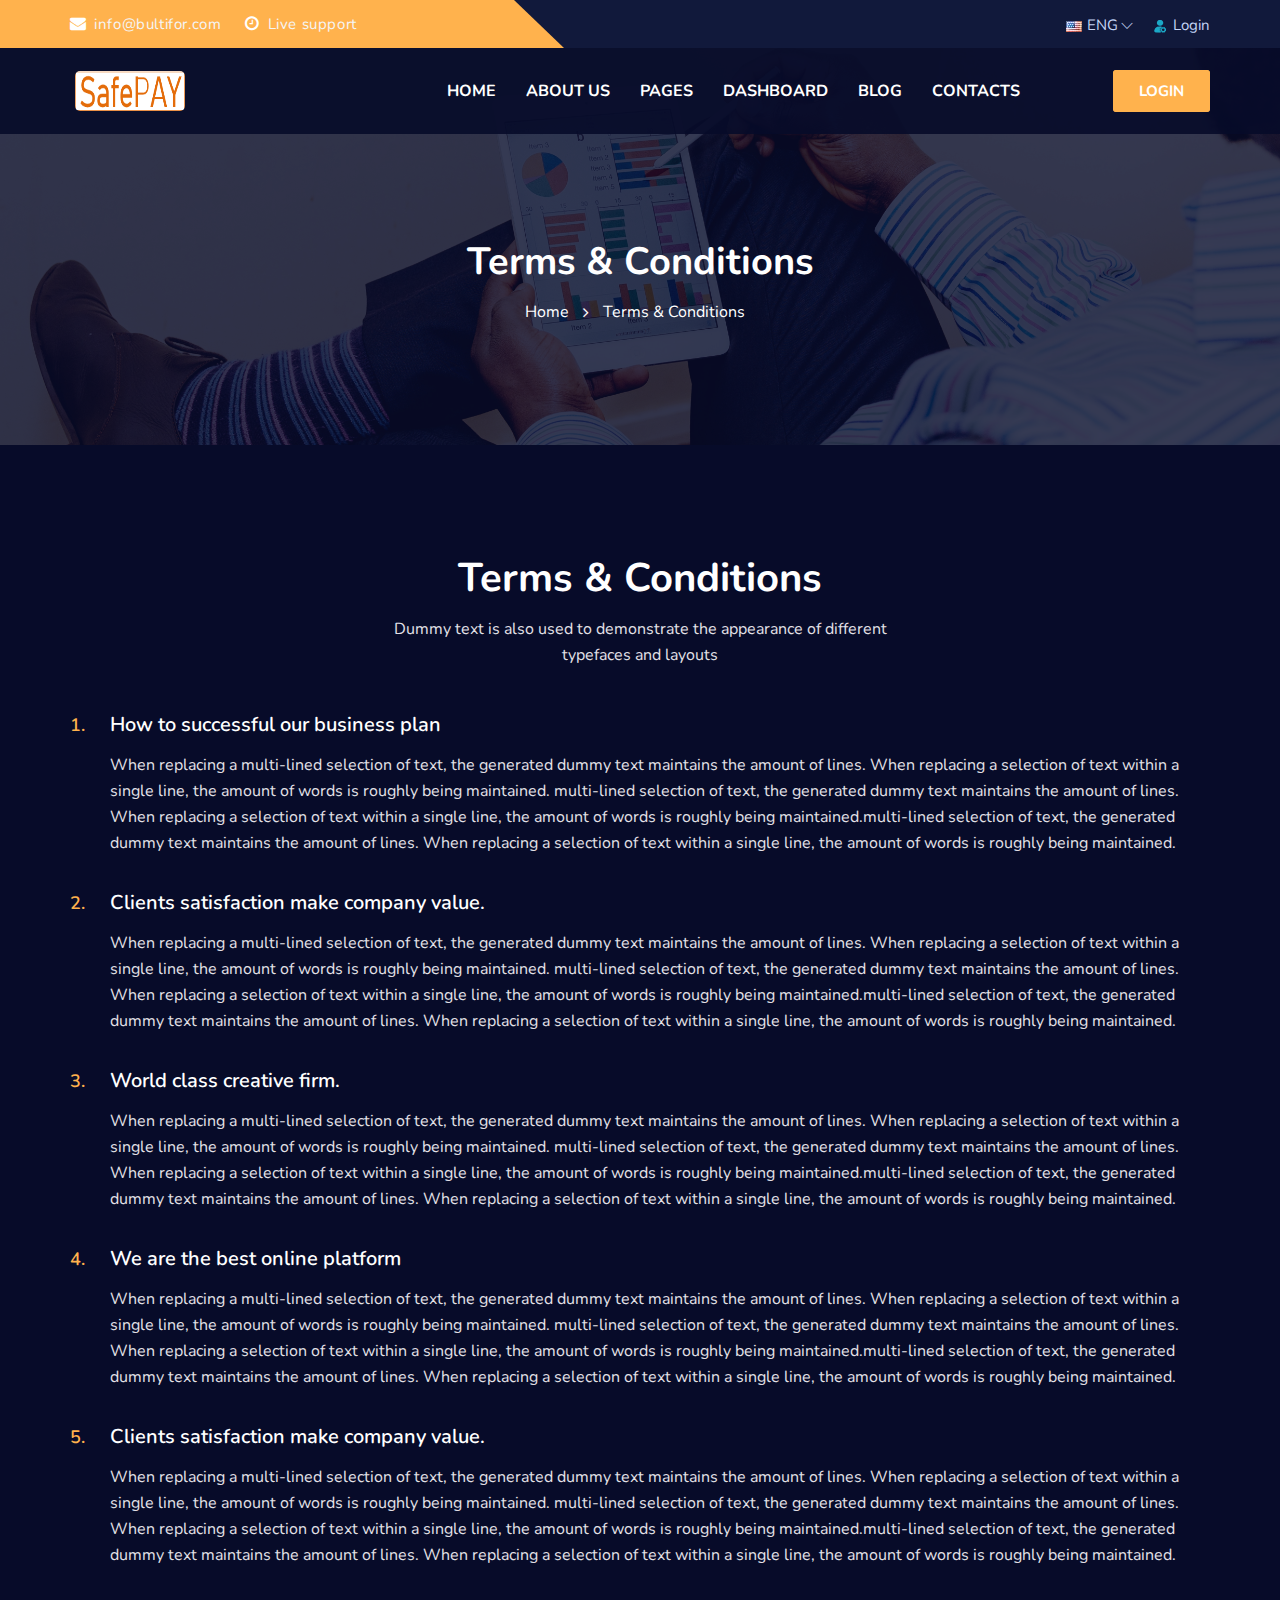
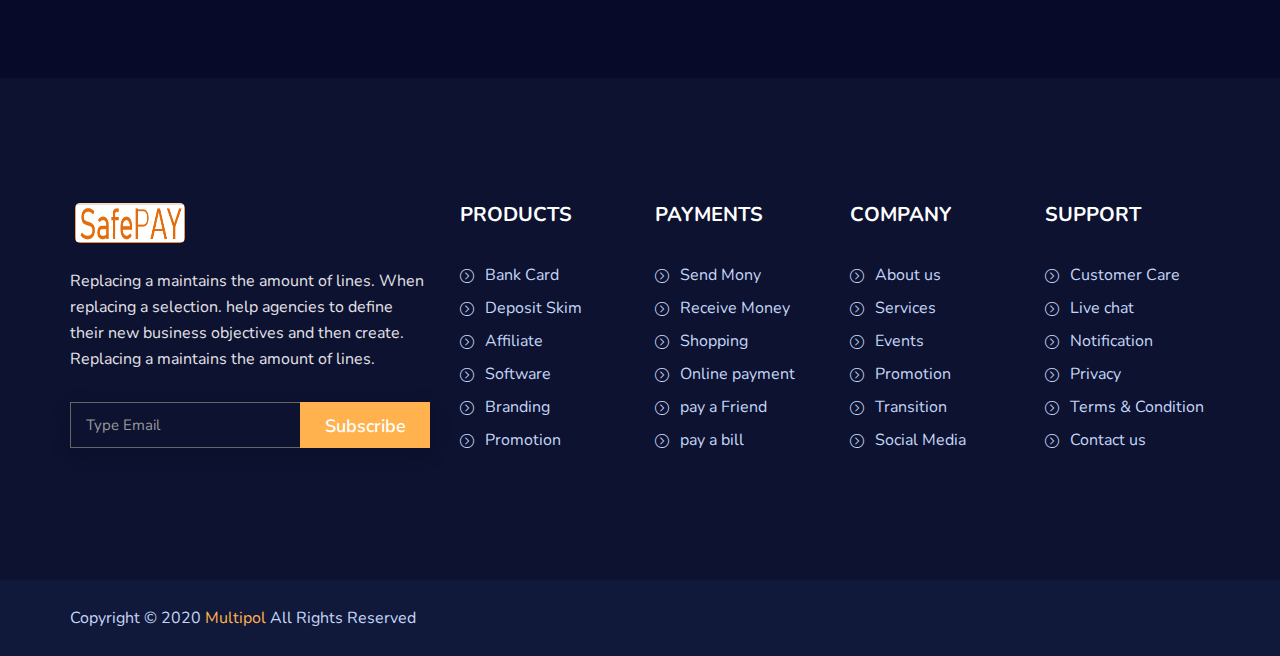
<file: terms.html>
<!doctype html>
<html class="no-js" lang="en">
	<head>
		<meta charset="utf-8">
		<meta http-equiv="x-ua-compatible" content="ie=edge">
		<title>Terms & Conditions | Bultifore</title>
		<meta name="description" content="">
		<meta name="viewport" content="width=device-width, initial-scale=1">

		<!-- favicon -->		
		<link rel="shortcut icon" type="image/x-icon" href="img/logo/favicon.ico">

		<!-- all css here -->

		<!-- bootstrap v3.3.6 css -->
		<link rel="stylesheet" href="css/bootstrap.min.css">
		<!-- owl.carousel css -->
		<link rel="stylesheet" href="css/owl.carousel.css">
		<link rel="stylesheet" href="css/owl.transitions.css">
        <!-- Animate css -->
        <link rel="stylesheet" href="css/animate.css">
        <!-- Nice-select css -->
        <link rel="stylesheet" href="css/nice-select.css">
        <!-- meanmenu css -->
        <link rel="stylesheet" href="css/meanmenu.min.css">
		<!-- font-awesome css -->
		<link rel="stylesheet" href="css/font-awesome.min.css">
		<link rel="stylesheet" href="css/themify-icons.css">
		<link rel="stylesheet" href="css/flaticon.css">
		<!-- magnific css -->
        <link rel="stylesheet" href="css/magnific.min.css">
		<!-- style css -->
		<link rel="stylesheet" href="style.css">
		<!-- responsive css -->
		<link rel="stylesheet" href="css/responsive.css">

		<!-- modernizr css -->
		<script src="js/vendor/modernizr-2.8.3.min.js"></script>
	</head>
		<body>

		<!--[if lt IE 8]>
			<p class="browserupgrade">You are using an <strong>outdated</strong> browser. Please <a href="http://browsehappy.com/">upgrade your browser</a> to improve your experience.</p>
		<![endif]-->

        <div id="preloader"></div>
        <!-- Start Header Area -->
        <header class="header-one">
            <!-- Start header top bar -->
            <div class="topbar-area">
                <div class="container">
                    <div class="row">
                        <div class=" col-md-6 col-sm-6 col-xs-12">
                            <div class="topbar-left">
                                <ul>
                                    <li><a href="#"><i class="fa fa-envelope"></i> info@bultifor.com</a></li>
                                    <li><a href="#"><i class="fa fa-clock-o"></i> Live support</a></li>
                                </ul>  
                            </div>
                        </div>
                        <div class="col-md-6 col-sm-6 col-xs-12">
                            <div class="topbar-right">
								<ul>
                                    <li><a href="#"><img src="img/icon/w1.png" alt="">ENG</a>
                                       <ul>
                                           <li><a href="#"><img src="img/icon/w2.png" alt="">DEU</a>
                                           <li><a href="#"><img src="img/icon/w3.png" alt="">ESP</a>
                                           <li><a href="#"><img src="img/icon/w4.png" alt="">FRA</a>
                                           <li><a href="#"><img src="img/icon/w5.png" alt="">KSA</a>
                                       </ul>
                                    </li>
                                    <li><a href="#"><img src="img/icon/login.png" alt="">Login</a>
                                </ul>
							</div>
                        </div>
                    </div>
                </div>
            </div>
            <!-- End header top bar -->
            <!-- Start header menu area -->
            <div id="sticker" class="header-area hidden-xs">
                <div class="container">
                    <div class="row">
                        <div class="col-md-12 col-sm-12">
                            <div class="row">
                                <!-- logo start -->
                                <div class="col-md-3 col-sm-3">
                                    <div class="logo">
                                        <!-- Brand -->
                                        <a class="navbar-brand page-scroll" href="index.html">
                                            <img src="img/logo/logo2.png" alt="">
                                        </a>
                                    </div>
                                    <!-- logo end -->
                                </div>
                                <div class="col-md-9 col-sm-9">
                                    <div class="header-right-link">
                                        <!-- search option end -->
                                        <a class="s-menu" href="login.html">Login</a>
                                    </div>
                                    <!-- mainmenu start -->
                                    <nav class="navbar navbar-default">
                                        <div class="collapse navbar-collapse" id="navbar-example">
                                            <div class="main-menu">
                                                <ul class="nav navbar-nav navbar-right">
                                                    <li><a class="pages" href="index.html">Home</a>
                                                        <ul class="sub-menu">
                                                            <li><a href="index.html">Home 01</a></li>
                                                            <li><a href="index-2.html">Home 02</a></li>
                                                        </ul>
                                                    </li>
                                                    <li><a href="about.html">About us</a></li>
                                                    <li><a class="pages" href="#">Pages</a>
                                                        <ul class="sub-menu">
                                                            <li><a href="team.html">team</a></li>
                                                            <li><a href="faq.html">FAQ</a></li>
                                                            <li><a href="pricing.html">Pricing</a></li>
                                                            <li><a href="review.html">Reviews</a></li>
                                                            <li><a href="terms.html">Terms & Conditions</a></li>
                                                            <li><a href="login.html">Login</a></li>
                                                            <li><a href="signup.html">Register</a></li>
                                                        </ul>
                                                    </li>
                                                    <li><a class="pages" href="#">Dashboard</a>
                                                        <ul class="sub-menu">
                                                            <li><a href="a-dashboard.html">Dashboard</a></li>
                                                            <li><a href="a-send-money.html">Send Money</a></li>
                                                            <li><a href="a-request-money.html">Request Money</a></li>
                                                            <li><a href="a-withdraw-money.html">Withdraw Money</a></li>
                                                            <li><a href="a-deposite-money.html">Deposite Money</a></li>
                                                            <li><a href="a-currency-change.html">Currency Exchange</a></li>
                                                            <li><a href="a-add-bank.html">Bank Account</a></li>
                                                            <li><a href="a-card-number.html">Card Number</a></li>
                                                            <li><a href="a-transection-log.html">Transection Log</a></li>
                                                            <li><a href="a-setting-money.html">Notifications</a></li>
                                                        </ul>
                                                    </li>
                                                    <li><a class="pages" href="#">Blog</a>
                                                        <ul class="sub-menu">
                                                            <li><a href="blog.html">Blog grid</a></li>
                                                            <li><a href="blog-sidebar.html">Blog Sidebar</a></li>
                                                            <li><a href="blog-details.html">Blog Details</a></li>
                                                        </ul>
                                                    </li>
                                                    <li><a href="contact.html">contacts</a></li>
                                                </ul>
                                            </div>
                                        </div>
                                    </nav>
                                    <!-- mainmenu end -->
                                </div>
                            </div>
                        </div>
                    </div>
                </div>
            </div>
            <!-- End header menu area -->
            <!-- Start mobile menu area -->
            <div class="mobile-menu-area hidden-lg hidden-md hidden-sm">
                <div class="container">
                    <div class="row">
                        <div class="col-md-12">
                            <div class="mobile-menu">
                                <div class="logo">
                                    <a href="index.html"><img src="img/logo/logo2.png" alt="" /></a>
                                </div>
                                <nav id="dropdown">
                                    <ul>
                                        <li><a class="pages" href="index.html">Home</a>
                                            <ul class="sub-menu">
                                                <li><a href="index.html">Home 01</a></li>
                                                <li><a href="index-2.html">Home 02</a></li>
                                            </ul>
                                        </li>
                                        <li><a href="about.html">About us</a></li>
                                        <li><a class="pages" href="#">Pages</a>
                                            <ul class="sub-menu">
                                                <li><a href="team.html">team</a></li>
                                                <li><a href="faq.html">FAQ</a></li>
                                                <li><a href="pricing.html">Pricing</a></li>
                                                <li><a href="review.html">Reviews</a></li>
                                                <li><a href="terms.html">Terms & Conditions</a></li>
                                                <li><a href="login.html">Login</a></li>
                                                <li><a href="signup.html">Register</a></li>
                                            </ul>
                                        </li>
                                        <li><a class="pages" href="#">Dashboard</a>
                                            <ul class="sub-menu">
                                                <li><a href="a-dashboard.html">Dashboard</a></li>
                                                <li><a href="a-send-money.html">Send Money</a></li>
                                                <li><a href="a-request-money.html">Request Money</a></li>
                                                <li><a href="a-withdraw-money.html">Withdraw Money</a></li>
                                                <li><a href="a-deposite-money.html">Deposite Money</a></li>
                                                <li><a href="a-currency-change.html">Currency Exchange</a></li>
                                                <li><a href="a-add-bank.html">Bank Account</a></li>
                                                <li><a href="a-card-number.html">Card Number</a></li>
                                                <li><a href="a-transection-log.html">Transection Log</a></li>
                                                <li><a href="a-setting-money.html">Notifications</a></li>
                                            </ul>
                                        </li>
                                        <li><a class="pages" href="#">Blog</a>
                                            <ul class="sub-menu">
                                                <li><a href="blog.html">Blog grid</a></li>
                                                <li><a href="blog-sidebar.html">Blog Sidebar</a></li>
                                                <li><a href="blog-details.html">Blog Details</a></li>
                                            </ul>
                                        </li>
                                        <li><a href="contact.html">contacts</a></li>
                                    </ul>
                                </nav>
                            </div>					
                        </div>
                    </div>
                </div>
            </div>
            <!-- End mobile menu area -->	
        </header>
        <!-- End Header Area -->
        <!-- Start breadcrumbs area -->
        <div class="page-area">
            <div class="breadcumb-overlay"></div>
            <div class="container">
                <div class="row">
                    <div class="col-md-12 col-sm-12 col-xs-12">
                        <div class="breadcrumb text-center">
                            <div class="section-headline white-headline text-center">
                                <h3>Terms & Conditions</h3>
                            </div>
                            <ul>
                                <li class="home-bread">Home</li>
                                <li>Terms & Conditions </li>
                            </ul>
                        </div>
                    </div>
                </div>
            </div>
        </div>
        <!-- End breadcrumbs area -->
        <!-- Start terms area -->
        <div class="terms-area bg-color area-padding-2">
            <div class="container">
               <div class="row">
					<div class="col-md-12 col-sm-12 col-xs-12">
						<div class="section-headline text-center">
							<h3>Terms & Conditions</h3>
							<p>Dummy text is also used to demonstrate the appearance of different typefaces and layouts</p>
						</div>
					</div>
				</div>
                <div class="row">
                    <!-- Start Column Start -->
                    <div class="col-md-12 col-sm-12 col-xs-12">
                        <div class="company-terms">
                            <div class="single-terms">
                               <h4><span class="number">1.</span> <span class="condition-text">How to successful our business plan</span></h4>
                               <p>When replacing a multi-lined selection of text, the generated dummy text maintains the amount of lines. When replacing a selection of text within a single line, the amount of words is roughly being maintained. multi-lined selection of text, the generated dummy text maintains the amount of lines. When replacing a selection of text within a single line, the amount of words is roughly being maintained.multi-lined selection of text, the generated dummy text maintains the amount of lines. When replacing a selection of text within a single line, the amount of words is roughly being maintained. </p>
                            </div>
                            <div class="single-terms">
                               <h4><span class="number">2.</span><span class="condition-text">Clients satisfaction make company value.</span></h4>
                               <p>When replacing a multi-lined selection of text, the generated dummy text maintains the amount of lines. When replacing a selection of text within a single line, the amount of words is roughly being maintained. multi-lined selection of text, the generated dummy text maintains the amount of lines. When replacing a selection of text within a single line, the amount of words is roughly being maintained.multi-lined selection of text, the generated dummy text maintains the amount of lines. When replacing a selection of text within a single line, the amount of words is roughly being maintained. </p>
                            </div>
                            <div class="single-terms">
                               <h4><span class="number">3.</span><span class="condition-text">World class creative firm.</span></h4>
                               <p>When replacing a multi-lined selection of text, the generated dummy text maintains the amount of lines. When replacing a selection of text within a single line, the amount of words is roughly being maintained. multi-lined selection of text, the generated dummy text maintains the amount of lines. When replacing a selection of text within a single line, the amount of words is roughly being maintained.multi-lined selection of text, the generated dummy text maintains the amount of lines. When replacing a selection of text within a single line, the amount of words is roughly being maintained. </p>
                            </div>
                            <div class="single-terms">
                               <h4><span class="number">4.</span><span class="condition-text">We are the best online platform </span></h4>
                               <p>When replacing a multi-lined selection of text, the generated dummy text maintains the amount of lines. When replacing a selection of text within a single line, the amount of words is roughly being maintained. multi-lined selection of text, the generated dummy text maintains the amount of lines. When replacing a selection of text within a single line, the amount of words is roughly being maintained.multi-lined selection of text, the generated dummy text maintains the amount of lines. When replacing a selection of text within a single line, the amount of words is roughly being maintained. </p>
                            </div>
                            <div class="single-terms">
                               <h4><span class="number">5.</span><span class="condition-text">Clients satisfaction make company value.</span></h4>
                               <p>When replacing a multi-lined selection of text, the generated dummy text maintains the amount of lines. When replacing a selection of text within a single line, the amount of words is roughly being maintained. multi-lined selection of text, the generated dummy text maintains the amount of lines. When replacing a selection of text within a single line, the amount of words is roughly being maintained.multi-lined selection of text, the generated dummy text maintains the amount of lines. When replacing a selection of text within a single line, the amount of words is roughly being maintained. </p>
                            </div>
                        </div>
                    </div>
                </div>
            </div>
        </div>
        <!-- End terms area -->
        <!-- Start footer area -->
        <footer class="footer-1">
            <div class="footer-area">
                <div class="container">
                    <div class="row">
                       <!-- Start column-->
                       <div class="col-md-4 col-sm-6 col-xs-12">
                            <div class="footer-content logo-footer">
                                <div class="footer-head">
                                    <div class="footer-logo">
                                    	<a class="footer-black-logo" href="#"><img src="img/logo/logo2.png" alt=""></a>
                                    </div>
                                    <p>
                                        Replacing a  maintains the amount of lines. When replacing a selection. help agencies to define their new business objectives and then create. Replacing a  maintains the amount of lines. 
                                    </p>
                                    <div class="subs-feilds">
                                        <div class="suscribe-input">
                                            <input type="email" class="email form-control width-80" id="sus_email" placeholder="Type Email">
                                            <button type="submit" id="sus_submit" class="add-btn">Subscribe</button>
                                        </div>
                                    </div>
                                </div>
                            </div>
                        </div>
                        <!-- End column-->
                        <!-- Start column-->
                        <div class="col-md-2 col-sm-3 col-xs-12">
                            <div class="footer-content">
                                <div class="footer-head">
                                    <h4>Products</h4>
                                    <ul class="footer-list">
                                        <li><a href="#">Bank Card</a></li>
                                        <li><a href="#">Deposit Skim</a></li>
                                        <li><a href="#">Affiliate</a></li>
                                        <li><a href="#">Software</a></li>
                                        <li><a href="#">Branding </a></li>
                                        <li><a href="#">Promotion </a></li>
                                    </ul>
                                </div>
                            </div>
                        </div>
                        <!-- End column-->
                        <!-- Start column-->
                        <div class="col-md-2 col-sm-3 col-xs-12">
                            <div class="footer-content">
                                <div class="footer-head">
                                    <h4>Payments</h4>
                                    <ul class="footer-list">
                                        <li><a href="#">Send Mony</a></li>
                                        <li><a href="#">Receive Money </a></li>
                                        <li><a href="#">Shopping</a></li>
                                        <li><a href="#">Online payment</a></li>
                                        <li><a href="#">pay a Friend </a></li>
                                        <li><a href="#">pay a bill </a></li>
                                    </ul>
                                </div>
                            </div>
                        </div>
                        <!-- End column-->
                        <!-- Start column-->
                        <div class="col-md-2 hidden-sm col-xs-12">
                            <div class="footer-content">
                                <div class="footer-head">
                                    <h4>Company</h4>
                                    <ul class="footer-list">
                                        <li><a href="#">About us</a></li>
                                        <li><a href="#">Services </a></li>
                                        <li><a href="#">Events</a></li>
                                        <li><a href="#">Promotion</a></li>
                                        <li><a href="#">Transition</a></li>
                                        <li><a href="#">Social Media</a></li>
                                    </ul>
                                </div>
                            </div>
                        </div>
                        <!-- End column-->
                        <!-- Start column-->
                        <div class="col-md-2 hidden-sm col-xs-12">
                             <div class="footer-content last-content">
                                <div class="footer-head">
                                    <h4>Support</h4>
                                    <ul class="footer-list">
                                        <li><a href="#">Customer Care</a></li>
                                        <li><a href="#">Live chat</a></li>
                                        <li><a href="#">Notification</a></li>
                                        <li><a href="#">Privacy</a></li>
                                        <li><a href="#">Terms & Condition</a></li>
                                        <li><a href="#">Contact us </a></li>
                                    </ul>
                                </div>
                            </div>
                        </div>
                        <!-- End column-->
                    </div>
                </div>
            </div>
            <!-- Start footer bottom area -->
            <div class="footer-area-bottom">
                <div class="container">
                    <div class="row">
                        <div class="col-md-6 col-sm-6 col-xs-12">
                            <div class="copyright">
                                <p>
                                    Copyright © 2020
                                    <a href="#">Multipol</a> All Rights Reserved
                                </p>
                            </div>
                        </div>
                    </div>
                </div>
            </div>
            <!-- End footer bottom area -->
        </footer>
        <!-- End footer area -->
        
		
		<!-- all js here -->

		<!-- jquery latest version -->
		<script src="js/vendor/jquery-1.12.4.min.js"></script>
		<!-- bootstrap js -->
		<script src="js/bootstrap.min.js"></script>
		<!-- owl.carousel js -->
		<script src="js/owl.carousel.min.js"></script>
        <!-- stellar js -->
        <script src="js/jquery.stellar.min.js"></script>
		<!-- magnific js -->
        <script src="js/magnific.min.js"></script>
        <!-- Nice-select js -->
        <script src="js/jquery.nice-select.min.js"></script>
        <!-- wow js -->
        <script src="js/wow.min.js"></script>
        <!-- meanmenu js -->
        <script src="js/jquery.meanmenu.js"></script>
		<!-- Form validator js -->
		<script src="js/form-validator.min.js"></script>
		<!-- plugins js -->
		<script src="js/plugins.js"></script>
		<!-- main js -->
		<script src="js/main.js"></script>
	</body>
</html>
</file>
<file: css/nice-select.css>
.nice-select {
  -webkit-tap-highlight-color: transparent;
  background-color: #fff;
  border-radius: 5px;
  border: solid 1px #e8e8e8;
  box-sizing: border-box;
  clear: both;
  cursor: pointer;
  display: block;
  float: left;
  font-family: inherit;
  font-size: 14px;
  font-weight: normal;
  height: 42px;
  line-height: 40px;
  outline: none;
  padding-left: 18px;
  padding-right: 30px;
  position: relative;
  text-align: left !important;
  -webkit-transition: all 0.2s ease-in-out;
  transition: all 0.2s ease-in-out;
  -webkit-user-select: none;
     -moz-user-select: none;
      -ms-user-select: none;
          user-select: none;
  white-space: nowrap;
  width: 100%; }
  .nice-select:hover {
    border-color: #dbdbdb; }
  .nice-select:active, .nice-select.open, .nice-select:focus {
    border-color: #999; }
  .nice-select:after {
    border-bottom: 2px solid #999;
    border-right: 2px solid #999;
    content: '';
    display: block;
    height: 5px;
    margin-top: -4px;
    pointer-events: none;
    position: absolute;
    right: 12px;
    top: 50%;
    -webkit-transform-origin: 66% 66%;
        -ms-transform-origin: 66% 66%;
            transform-origin: 66% 66%;
    -webkit-transform: rotate(45deg);
        -ms-transform: rotate(45deg);
            transform: rotate(45deg);
    -webkit-transition: all 0.15s ease-in-out;
    transition: all 0.15s ease-in-out;
    width: 5px; }
  .nice-select.open:after {
    -webkit-transform: rotate(-135deg);
        -ms-transform: rotate(-135deg);
            transform: rotate(-135deg); }
  .nice-select.open .list {
    opacity: 1;
    pointer-events: auto;
    -webkit-transform: scale(1) translateY(0);
        -ms-transform: scale(1) translateY(0);
            transform: scale(1) translateY(0); }
  .nice-select.disabled {
    border-color: #ededed;
    color: #999;
    pointer-events: none; }
    .nice-select.disabled:after {
      border-color: #cccccc; }
  .nice-select.wide {
    width: 100%; }
    .nice-select.wide .list {
      left: 0 !important;
      right: 0 !important; }
  .nice-select.right {
    float: right; }
    .nice-select.right .list {
      left: auto;
      right: 0; }
  .nice-select.small {
    font-size: 12px;
    height: 36px;
    line-height: 34px; }
    .nice-select.small:after {
      height: 4px;
      width: 4px; }
    .nice-select.small .option {
      line-height: 34px;
      min-height: 34px; }
  .nice-select .list {
    background-color: #fff;
    border-radius: 5px;
    box-shadow: 0 0 0 1px rgba(68, 68, 68, 0.11);
    box-sizing: border-box;
    margin-top: 4px;
    opacity: 0;
    overflow: hidden;
    padding: 0;
    pointer-events: none;
    position: absolute;
    top: 100%;
    left: 0;
    -webkit-transform-origin: 50% 0;
        -ms-transform-origin: 50% 0;
            transform-origin: 50% 0;
    -webkit-transform: scale(0.75) translateY(-21px);
        -ms-transform: scale(0.75) translateY(-21px);
            transform: scale(0.75) translateY(-21px);
    -webkit-transition: all 0.2s cubic-bezier(0.5, 0, 0, 1.25), opacity 0.15s ease-out;
    transition: all 0.2s cubic-bezier(0.5, 0, 0, 1.25), opacity 0.15s ease-out;
    z-index: 9; }
    .nice-select .list:hover .option:not(:hover) {
      background-color: transparent !important; }
  .nice-select .option {
    cursor: pointer;
    font-weight: 400;
    line-height: 40px;
    list-style: none;
    min-height: 40px;
    outline: none;
    padding-left: 18px;
    padding-right: 29px;
    text-align: left;
    -webkit-transition: all 0.2s;
    transition: all 0.2s; }
    .nice-select .option:hover, .nice-select .option.focus, .nice-select .option.selected.focus {
      background-color: #f6f6f6; }
    .nice-select .option.selected {
      font-weight: bold; }
    .nice-select .option.disabled {
      background-color: transparent;
      color: #999;
      cursor: default; }

.no-csspointerevents .nice-select .list {
  display: none; }

.no-csspointerevents .nice-select.open .list {
  display: block; }
</file>
<file: css/themify-icons.css>
@font-face {
	font-family: 'themify';
	src:url('../fonts/themify.eot');
	src:url('../fonts/themify.eot?#iefix') format('embedded-opentype'),
		url('../fonts/themify.woff') format('woff'),
		url('../fonts/themify.ttf') format('truetype'),
		url('../fonts/themify.svg') format('svg');
	font-weight: normal;
	font-style: normal;
}

[class^="ti-"], [class*=" ti-"] {
	font-family: 'themify';
	speak: none;
	font-style: normal;
	font-weight: normal;
	font-variant: normal;
	text-transform: none;
	line-height: 1;

	/* Better Font Rendering =========== */
	-webkit-font-smoothing: antialiased;
	-moz-osx-font-smoothing: grayscale;
}

.ti-wand:before {
	content: "\e600";
}
.ti-volume:before {
	content: "\e601";
}
.ti-user:before {
	content: "\e602";
}
.ti-unlock:before {
	content: "\e603";
}
.ti-unlink:before {
	content: "\e604";
}
.ti-trash:before {
	content: "\e605";
}
.ti-thought:before {
	content: "\e606";
}
.ti-target:before {
	content: "\e607";
}
.ti-tag:before {
	content: "\e608";
}
.ti-tablet:before {
	content: "\e609";
}
.ti-star:before {
	content: "\e60a";
}
.ti-spray:before {
	content: "\e60b";
}
.ti-signal:before {
	content: "\e60c";
}
.ti-shopping-cart:before {
	content: "\e60d";
}
.ti-shopping-cart-full:before {
	content: "\e60e";
}
.ti-settings:before {
	content: "\e60f";
}
.ti-search:before {
	content: "\e610";
}
.ti-zoom-in:before {
	content: "\e611";
}
.ti-zoom-out:before {
	content: "\e612";
}
.ti-cut:before {
	content: "\e613";
}
.ti-ruler:before {
	content: "\e614";
}
.ti-ruler-pencil:before {
	content: "\e615";
}
.ti-ruler-alt:before {
	content: "\e616";
}
.ti-bookmark:before {
	content: "\e617";
}
.ti-bookmark-alt:before {
	content: "\e618";
}
.ti-reload:before {
	content: "\e619";
}
.ti-plus:before {
	content: "\e61a";
}
.ti-pin:before {
	content: "\e61b";
}
.ti-pencil:before {
	content: "\e61c";
}
.ti-pencil-alt:before {
	content: "\e61d";
}
.ti-paint-roller:before {
	content: "\e61e";
}
.ti-paint-bucket:before {
	content: "\e61f";
}
.ti-na:before {
	content: "\e620";
}
.ti-mobile:before {
	content: "\e621";
}
.ti-minus:before {
	content: "\e622";
}
.ti-medall:before {
	content: "\e623";
}
.ti-medall-alt:before {
	content: "\e624";
}
.ti-marker:before {
	content: "\e625";
}
.ti-marker-alt:before {
	content: "\e626";
}
.ti-arrow-up:before {
	content: "\e627";
}
.ti-arrow-right:before {
	content: "\e628";
}
.ti-arrow-left:before {
	content: "\e629";
}
.ti-arrow-down:before {
	content: "\e62a";
}
.ti-lock:before {
	content: "\e62b";
}
.ti-location-arrow:before {
	content: "\e62c";
}
.ti-link:before {
	content: "\e62d";
}
.ti-layout:before {
	content: "\e62e";
}
.ti-layers:before {
	content: "\e62f";
}
.ti-layers-alt:before {
	content: "\e630";
}
.ti-key:before {
	content: "\e631";
}
.ti-import:before {
	content: "\e632";
}
.ti-image:before {
	content: "\e633";
}
.ti-heart:before {
	content: "\e634";
}
.ti-heart-broken:before {
	content: "\e635";
}
.ti-hand-stop:before {
	content: "\e636";
}
.ti-hand-open:before {
	content: "\e637";
}
.ti-hand-drag:before {
	content: "\e638";
}
.ti-folder:before {
	content: "\e639";
}
.ti-flag:before {
	content: "\e63a";
}
.ti-flag-alt:before {
	content: "\e63b";
}
.ti-flag-alt-2:before {
	content: "\e63c";
}
.ti-eye:before {
	content: "\e63d";
}
.ti-export:before {
	content: "\e63e";
}
.ti-exchange-vertical:before {
	content: "\e63f";
}
.ti-desktop:before {
	content: "\e640";
}
.ti-cup:before {
	content: "\e641";
}
.ti-crown:before {
	content: "\e642";
}
.ti-comments:before {
	content: "\e643";
}
.ti-comment:before {
	content: "\e644";
}
.ti-comment-alt:before {
	content: "\e645";
}
.ti-close:before {
	content: "\e646";
}
.ti-clip:before {
	content: "\e647";
}
.ti-angle-up:before {
	content: "\e648";
}
.ti-angle-right:before {
	content: "\e649";
}
.ti-angle-left:before {
	content: "\e64a";
}
.ti-angle-down:before {
	content: "\e64b";
}
.ti-check:before {
	content: "\e64c";
}
.ti-check-box:before {
	content: "\e64d";
}
.ti-camera:before {
	content: "\e64e";
}
.ti-announcement:before {
	content: "\e64f";
}
.ti-brush:before {
	content: "\e650";
}
.ti-briefcase:before {
	content: "\e651";
}
.ti-bolt:before {
	content: "\e652";
}
.ti-bolt-alt:before {
	content: "\e653";
}
.ti-blackboard:before {
	content: "\e654";
}
.ti-bag:before {
	content: "\e655";
}
.ti-move:before {
	content: "\e656";
}
.ti-arrows-vertical:before {
	content: "\e657";
}
.ti-arrows-horizontal:before {
	content: "\e658";
}
.ti-fullscreen:before {
	content: "\e659";
}
.ti-arrow-top-right:before {
	content: "\e65a";
}
.ti-arrow-top-left:before {
	content: "\e65b";
}
.ti-arrow-circle-up:before {
	content: "\e65c";
}
.ti-arrow-circle-right:before {
	content: "\e65d";
}
.ti-arrow-circle-left:before {
	content: "\e65e";
}
.ti-arrow-circle-down:before {
	content: "\e65f";
}
.ti-angle-double-up:before {
	content: "\e660";
}
.ti-angle-double-right:before {
	content: "\e661";
}
.ti-angle-double-left:before {
	content: "\e662";
}
.ti-angle-double-down:before {
	content: "\e663";
}
.ti-zip:before {
	content: "\e664";
}
.ti-world:before {
	content: "\e665";
}
.ti-wheelchair:before {
	content: "\e666";
}
.ti-view-list:before {
	content: "\e667";
}
.ti-view-list-alt:before {
	content: "\e668";
}
.ti-view-grid:before {
	content: "\e669";
}
.ti-uppercase:before {
	content: "\e66a";
}
.ti-upload:before {
	content: "\e66b";
}
.ti-underline:before {
	content: "\e66c";
}
.ti-truck:before {
	content: "\e66d";
}
.ti-timer:before {
	content: "\e66e";
}
.ti-ticket:before {
	content: "\e66f";
}
.ti-thumb-up:before {
	content: "\e670";
}
.ti-thumb-down:before {
	content: "\e671";
}
.ti-text:before {
	content: "\e672";
}
.ti-stats-up:before {
	content: "\e673";
}
.ti-stats-down:before {
	content: "\e674";
}
.ti-split-v:before {
	content: "\e675";
}
.ti-split-h:before {
	content: "\e676";
}
.ti-smallcap:before {
	content: "\e677";
}
.ti-shine:before {
	content: "\e678";
}
.ti-shift-right:before {
	content: "\e679";
}
.ti-shift-left:before {
	content: "\e67a";
}
.ti-shield:before {
	content: "\e67b";
}
.ti-notepad:before {
	content: "\e67c";
}
.ti-server:before {
	content: "\e67d";
}
.ti-quote-right:before {
	content: "\e67e";
}
.ti-quote-left:before {
	content: "\e67f";
}
.ti-pulse:before {
	content: "\e680";
}
.ti-printer:before {
	content: "\e681";
}
.ti-power-off:before {
	content: "\e682";
}
.ti-plug:before {
	content: "\e683";
}
.ti-pie-chart:before {
	content: "\e684";
}
.ti-paragraph:before {
	content: "\e685";
}
.ti-panel:before {
	content: "\e686";
}
.ti-package:before {
	content: "\e687";
}
.ti-music:before {
	content: "\e688";
}
.ti-music-alt:before {
	content: "\e689";
}
.ti-mouse:before {
	content: "\e68a";
}
.ti-mouse-alt:before {
	content: "\e68b";
}
.ti-money:before {
	content: "\e68c";
}
.ti-microphone:before {
	content: "\e68d";
}
.ti-menu:before {
	content: "\e68e";
}
.ti-menu-alt:before {
	content: "\e68f";
}
.ti-map:before {
	content: "\e690";
}
.ti-map-alt:before {
	content: "\e691";
}
.ti-loop:before {
	content: "\e692";
}
.ti-location-pin:before {
	content: "\e693";
}
.ti-list:before {
	content: "\e694";
}
.ti-light-bulb:before {
	content: "\e695";
}
.ti-Italic:before {
	content: "\e696";
}
.ti-info:before {
	content: "\e697";
}
.ti-infinite:before {
	content: "\e698";
}
.ti-id-badge:before {
	content: "\e699";
}
.ti-hummer:before {
	content: "\e69a";
}
.ti-home:before {
	content: "\e69b";
}
.ti-help:before {
	content: "\e69c";
}
.ti-headphone:before {
	content: "\e69d";
}
.ti-harddrives:before {
	content: "\e69e";
}
.ti-harddrive:before {
	content: "\e69f";
}
.ti-gift:before {
	content: "\e6a0";
}
.ti-game:before {
	content: "\e6a1";
}
.ti-filter:before {
	content: "\e6a2";
}
.ti-files:before {
	content: "\e6a3";
}
.ti-file:before {
	content: "\e6a4";
}
.ti-eraser:before {
	content: "\e6a5";
}
.ti-envelope:before {
	content: "\e6a6";
}
.ti-download:before {
	content: "\e6a7";
}
.ti-direction:before {
	content: "\e6a8";
}
.ti-direction-alt:before {
	content: "\e6a9";
}
.ti-dashboard:before {
	content: "\e6aa";
}
.ti-control-stop:before {
	content: "\e6ab";
}
.ti-control-shuffle:before {
	content: "\e6ac";
}
.ti-control-play:before {
	content: "\e6ad";
}
.ti-control-pause:before {
	content: "\e6ae";
}
.ti-control-forward:before {
	content: "\e6af";
}
.ti-control-backward:before {
	content: "\e6b0";
}
.ti-cloud:before {
	content: "\e6b1";
}
.ti-cloud-up:before {
	content: "\e6b2";
}
.ti-cloud-down:before {
	content: "\e6b3";
}
.ti-clipboard:before {
	content: "\e6b4";
}
.ti-car:before {
	content: "\e6b5";
}
.ti-calendar:before {
	content: "\e6b6";
}
.ti-book:before {
	content: "\e6b7";
}
.ti-bell:before {
	content: "\e6b8";
}
.ti-basketball:before {
	content: "\e6b9";
}
.ti-bar-chart:before {
	content: "\e6ba";
}
.ti-bar-chart-alt:before {
	content: "\e6bb";
}
.ti-back-right:before {
	content: "\e6bc";
}
.ti-back-left:before {
	content: "\e6bd";
}
.ti-arrows-corner:before {
	content: "\e6be";
}
.ti-archive:before {
	content: "\e6bf";
}
.ti-anchor:before {
	content: "\e6c0";
}
.ti-align-right:before {
	content: "\e6c1";
}
.ti-align-left:before {
	content: "\e6c2";
}
.ti-align-justify:before {
	content: "\e6c3";
}
.ti-align-center:before {
	content: "\e6c4";
}
.ti-alert:before {
	content: "\e6c5";
}
.ti-alarm-clock:before {
	content: "\e6c6";
}
.ti-agenda:before {
	content: "\e6c7";
}
.ti-write:before {
	content: "\e6c8";
}
.ti-window:before {
	content: "\e6c9";
}
.ti-widgetized:before {
	content: "\e6ca";
}
.ti-widget:before {
	content: "\e6cb";
}
.ti-widget-alt:before {
	content: "\e6cc";
}
.ti-wallet:before {
	content: "\e6cd";
}
.ti-video-clapper:before {
	content: "\e6ce";
}
.ti-video-camera:before {
	content: "\e6cf";
}
.ti-vector:before {
	content: "\e6d0";
}
.ti-themify-logo:before {
	content: "\e6d1";
}
.ti-themify-favicon:before {
	content: "\e6d2";
}
.ti-themify-favicon-alt:before {
	content: "\e6d3";
}
.ti-support:before {
	content: "\e6d4";
}
.ti-stamp:before {
	content: "\e6d5";
}
.ti-split-v-alt:before {
	content: "\e6d6";
}
.ti-slice:before {
	content: "\e6d7";
}
.ti-shortcode:before {
	content: "\e6d8";
}
.ti-shift-right-alt:before {
	content: "\e6d9";
}
.ti-shift-left-alt:before {
	content: "\e6da";
}
.ti-ruler-alt-2:before {
	content: "\e6db";
}
.ti-receipt:before {
	content: "\e6dc";
}
.ti-pin2:before {
	content: "\e6dd";
}
.ti-pin-alt:before {
	content: "\e6de";
}
.ti-pencil-alt2:before {
	content: "\e6df";
}
.ti-palette:before {
	content: "\e6e0";
}
.ti-more:before {
	content: "\e6e1";
}
.ti-more-alt:before {
	content: "\e6e2";
}
.ti-microphone-alt:before {
	content: "\e6e3";
}
.ti-magnet:before {
	content: "\e6e4";
}
.ti-line-double:before {
	content: "\e6e5";
}
.ti-line-dotted:before {
	content: "\e6e6";
}
.ti-line-dashed:before {
	content: "\e6e7";
}
.ti-layout-width-full:before {
	content: "\e6e8";
}
.ti-layout-width-default:before {
	content: "\e6e9";
}
.ti-layout-width-default-alt:before {
	content: "\e6ea";
}
.ti-layout-tab:before {
	content: "\e6eb";
}
.ti-layout-tab-window:before {
	content: "\e6ec";
}
.ti-layout-tab-v:before {
	content: "\e6ed";
}
.ti-layout-tab-min:before {
	content: "\e6ee";
}
.ti-layout-slider:before {
	content: "\e6ef";
}
.ti-layout-slider-alt:before {
	content: "\e6f0";
}
.ti-layout-sidebar-right:before {
	content: "\e6f1";
}
.ti-layout-sidebar-none:before {
	content: "\e6f2";
}
.ti-layout-sidebar-left:before {
	content: "\e6f3";
}
.ti-layout-placeholder:before {
	content: "\e6f4";
}
.ti-layout-menu:before {
	content: "\e6f5";
}
.ti-layout-menu-v:before {
	content: "\e6f6";
}
.ti-layout-menu-separated:before {
	content: "\e6f7";
}
.ti-layout-menu-full:before {
	content: "\e6f8";
}
.ti-layout-media-right-alt:before {
	content: "\e6f9";
}
.ti-layout-media-right:before {
	content: "\e6fa";
}
.ti-layout-media-overlay:before {
	content: "\e6fb";
}
.ti-layout-media-overlay-alt:before {
	content: "\e6fc";
}
.ti-layout-media-overlay-alt-2:before {
	content: "\e6fd";
}
.ti-layout-media-left-alt:before {
	content: "\e6fe";
}
.ti-layout-media-left:before {
	content: "\e6ff";
}
.ti-layout-media-center-alt:before {
	content: "\e700";
}
.ti-layout-media-center:before {
	content: "\e701";
}
.ti-layout-list-thumb:before {
	content: "\e702";
}
.ti-layout-list-thumb-alt:before {
	content: "\e703";
}
.ti-layout-list-post:before {
	content: "\e704";
}
.ti-layout-list-large-image:before {
	content: "\e705";
}
.ti-layout-line-solid:before {
	content: "\e706";
}
.ti-layout-grid4:before {
	content: "\e707";
}
.ti-layout-grid3:before {
	content: "\e708";
}
.ti-layout-grid2:before {
	content: "\e709";
}
.ti-layout-grid2-thumb:before {
	content: "\e70a";
}
.ti-layout-cta-right:before {
	content: "\e70b";
}
.ti-layout-cta-left:before {
	content: "\e70c";
}
.ti-layout-cta-center:before {
	content: "\e70d";
}
.ti-layout-cta-btn-right:before {
	content: "\e70e";
}
.ti-layout-cta-btn-left:before {
	content: "\e70f";
}
.ti-layout-column4:before {
	content: "\e710";
}
.ti-layout-column3:before {
	content: "\e711";
}
.ti-layout-column2:before {
	content: "\e712";
}
.ti-layout-accordion-separated:before {
	content: "\e713";
}
.ti-layout-accordion-merged:before {
	content: "\e714";
}
.ti-layout-accordion-list:before {
	content: "\e715";
}
.ti-ink-pen:before {
	content: "\e716";
}
.ti-info-alt:before {
	content: "\e717";
}
.ti-help-alt:before {
	content: "\e718";
}
.ti-headphone-alt:before {
	content: "\e719";
}
.ti-hand-point-up:before {
	content: "\e71a";
}
.ti-hand-point-right:before {
	content: "\e71b";
}
.ti-hand-point-left:before {
	content: "\e71c";
}
.ti-hand-point-down:before {
	content: "\e71d";
}
.ti-gallery:before {
	content: "\e71e";
}
.ti-face-smile:before {
	content: "\e71f";
}
.ti-face-sad:before {
	content: "\e720";
}
.ti-credit-card:before {
	content: "\e721";
}
.ti-control-skip-forward:before {
	content: "\e722";
}
.ti-control-skip-backward:before {
	content: "\e723";
}
.ti-control-record:before {
	content: "\e724";
}
.ti-control-eject:before {
	content: "\e725";
}
.ti-comments-smiley:before {
	content: "\e726";
}
.ti-brush-alt:before {
	content: "\e727";
}
.ti-youtube:before {
	content: "\e728";
}
.ti-vimeo:before {
	content: "\e729";
}
.ti-twitter:before {
	content: "\e72a";
}
.ti-time:before {
	content: "\e72b";
}
.ti-tumblr:before {
	content: "\e72c";
}
.ti-skype:before {
	content: "\e72d";
}
.ti-share:before {
	content: "\e72e";
}
.ti-share-alt:before {
	content: "\e72f";
}
.ti-rocket:before {
	content: "\e730";
}
.ti-pinterest:before {
	content: "\e731";
}
.ti-new-window:before {
	content: "\e732";
}
.ti-microsoft:before {
	content: "\e733";
}
.ti-list-ol:before {
	content: "\e734";
}
.ti-linkedin:before {
	content: "\e735";
}
.ti-layout-sidebar-2:before {
	content: "\e736";
}
.ti-layout-grid4-alt:before {
	content: "\e737";
}
.ti-layout-grid3-alt:before {
	content: "\e738";
}
.ti-layout-grid2-alt:before {
	content: "\e739";
}
.ti-layout-column4-alt:before {
	content: "\e73a";
}
.ti-layout-column3-alt:before {
	content: "\e73b";
}
.ti-layout-column2-alt:before {
	content: "\e73c";
}
.ti-instagram:before {
	content: "\e73d";
}
.ti-google:before {
	content: "\e73e";
}
.ti-github:before {
	content: "\e73f";
}
.ti-flickr:before {
	content: "\e740";
}
.ti-facebook:before {
	content: "\e741";
}
.ti-dropbox:before {
	content: "\e742";
}
.ti-dribbble:before {
	content: "\e743";
}
.ti-apple:before {
	content: "\e744";
}
.ti-android:before {
	content: "\e745";
}
.ti-save:before {
	content: "\e746";
}
.ti-save-alt:before {
	content: "\e747";
}
.ti-yahoo:before {
	content: "\e748";
}
.ti-wordpress:before {
	content: "\e749";
}
.ti-vimeo-alt:before {
	content: "\e74a";
}
.ti-twitter-alt:before {
	content: "\e74b";
}
.ti-tumblr-alt:before {
	content: "\e74c";
}
.ti-trello:before {
	content: "\e74d";
}
.ti-stack-overflow:before {
	content: "\e74e";
}
.ti-soundcloud:before {
	content: "\e74f";
}
.ti-sharethis:before {
	content: "\e750";
}
.ti-sharethis-alt:before {
	content: "\e751";
}
.ti-reddit:before {
	content: "\e752";
}
.ti-pinterest-alt:before {
	content: "\e753";
}
.ti-microsoft-alt:before {
	content: "\e754";
}
.ti-linux:before {
	content: "\e755";
}
.ti-jsfiddle:before {
	content: "\e756";
}
.ti-joomla:before {
	content: "\e757";
}
.ti-html5:before {
	content: "\e758";
}
.ti-flickr-alt:before {
	content: "\e759";
}
.ti-email:before {
	content: "\e75a";
}
.ti-drupal:before {
	content: "\e75b";
}
.ti-dropbox-alt:before {
	content: "\e75c";
}
.ti-css3:before {
	content: "\e75d";
}
.ti-rss:before {
	content: "\e75e";
}
.ti-rss-alt:before {
	content: "\e75f";
}
</file>
<file: css/flaticon.css>
/*
  	Flaticon icon font: Flaticon
  	Creation date: 22/06/2016 15:41
  	*/

@font-face {
  font-family: "Flaticon";
  src: url("../fonts/Flaticon.eot");
  src: url("../fonts/Flaticon.eot?#iefix") format("embedded-opentype"),
       url("../fonts/Flaticon.woff") format("woff"),
       url("../fonts/Flaticon.ttf") format("truetype"),
       url("../fonts/Flaticon.svg#Flaticon") format("svg");
  font-weight: normal;
  font-style: normal;
}

@media screen and (-webkit-min-device-pixel-ratio:0) {
  @font-face {
    font-family: "Flaticon";
    src: url("../fonts/Flaticon.svg#Flaticon") format("svg");
  }
}

[class^="flaticon-"]:before, [class*=" flaticon-"]:before,
[class^="flaticon-"]:after, [class*=" flaticon-"]:after {   
  font-family: Flaticon;
font-style: normal;
}

.flaticon-001-money-1:before { content: "\f100"; }
.flaticon-002-message:before { content: "\f101"; }
.flaticon-003-envelope:before { content: "\f102"; }
.flaticon-004-label:before { content: "\f103"; }
.flaticon-005-agenda:before { content: "\f104"; }
.flaticon-006-clock:before { content: "\f105"; }
.flaticon-007-document-2:before { content: "\f106"; }
.flaticon-008-document-1:before { content: "\f107"; }
.flaticon-009-bars-5:before { content: "\f108"; }
.flaticon-010-newspaper:before { content: "\f109"; }
.flaticon-011-calculator-4:before { content: "\f10a"; }
.flaticon-012-mobile-phone-6:before { content: "\f10b"; }
.flaticon-013-calendar:before { content: "\f10c"; }
.flaticon-014-bars-4:before { content: "\f10d"; }
.flaticon-015-placeholder-1:before { content: "\f10e"; }
.flaticon-016-clipboard-1:before { content: "\f10f"; }
.flaticon-017-chart-2:before { content: "\f110"; }
.flaticon-018-board:before { content: "\f111"; }
.flaticon-019-mouse:before { content: "\f112"; }
.flaticon-020-safebox-3:before { content: "\f113"; }
.flaticon-021-calculator-3:before { content: "\f114"; }
.flaticon-022-bars-3:before { content: "\f115"; }
.flaticon-023-bulb:before { content: "\f116"; }
.flaticon-024-signature-1:before { content: "\f117"; }
.flaticon-025-usb:before { content: "\f118"; }
.flaticon-026-businessman-2:before { content: "\f119"; }
.flaticon-027-chart-1:before { content: "\f11a"; }
.flaticon-028-money:before { content: "\f11b"; }
.flaticon-029-credit-card-3:before { content: "\f11c"; }
.flaticon-030-money-bag-5:before { content: "\f11d"; }
.flaticon-031-calculator-2:before { content: "\f11e"; }
.flaticon-032-mobile-phone-5:before { content: "\f11f"; }
.flaticon-033-businessman-1:before { content: "\f120"; }
.flaticon-034-buildings-2:before { content: "\f121"; }
.flaticon-035-hammer-2:before { content: "\f122"; }
.flaticon-036-cheque-2:before { content: "\f123"; }
.flaticon-037-magnifying-glass-1:before { content: "\f124"; }
.flaticon-038-diamonds:before { content: "\f125"; }
.flaticon-039-magnifying-glass:before { content: "\f126"; }
.flaticon-040-mobile-phone-4:before { content: "\f127"; }
.flaticon-041-document:before { content: "\f128"; }
.flaticon-042-security:before { content: "\f129"; }
.flaticon-043-bank-2:before { content: "\f12a"; }
.flaticon-044-building:before { content: "\f12b"; }
.flaticon-045-monitor:before { content: "\f12c"; }
.flaticon-046-bank-1:before { content: "\f12d"; }
.flaticon-047-safebox-2:before { content: "\f12e"; }
.flaticon-048-atm:before { content: "\f12f"; }
.flaticon-049-fax:before { content: "\f130"; }
.flaticon-050-credit-card-2:before { content: "\f131"; }
.flaticon-051-coins-1:before { content: "\f132"; }
.flaticon-052-piggybank:before { content: "\f133"; }
.flaticon-053-briefcase-4:before { content: "\f134"; }
.flaticon-054-calculator-1:before { content: "\f135"; }
.flaticon-055-chart:before { content: "\f136"; }
.flaticon-056-money-bag-4:before { content: "\f137"; }
.flaticon-057-wallet-2:before { content: "\f138"; }
.flaticon-058-network-2:before { content: "\f139"; }
.flaticon-059-bars-2:before { content: "\f13a"; }
.flaticon-060-bars-1:before { content: "\f13b"; }
.flaticon-061-buildings-1:before { content: "\f13c"; }
.flaticon-062-id-card:before { content: "\f13d"; }
.flaticon-063-briefcase-3:before { content: "\f13e"; }
.flaticon-064-computer:before { content: "\f13f"; }
.flaticon-065-coins:before { content: "\f140"; }
.flaticon-066-safebox-1:before { content: "\f141"; }
.flaticon-067-shopping-cart-1:before { content: "\f142"; }
.flaticon-068-safebox:before { content: "\f143"; }
.flaticon-069-ingots:before { content: "\f144"; }
.flaticon-070-arrows:before { content: "\f145"; }
.flaticon-071-wallet-1:before { content: "\f146"; }
.flaticon-072-money-bag-3:before { content: "\f147"; }
.flaticon-073-briefcase-2:before { content: "\f148"; }
.flaticon-074-shopping-cart:before { content: "\f149"; }
.flaticon-075-mobile-phone-3:before { content: "\f14a"; }
.flaticon-076-laptop:before { content: "\f14b"; }
.flaticon-077-cheque-1:before { content: "\f14c"; }
.flaticon-078-calculator:before { content: "\f14d"; }
.flaticon-079-graphic:before { content: "\f14e"; }
.flaticon-080-credit-card-1:before { content: "\f14f"; }
.flaticon-081-medal:before { content: "\f150"; }
.flaticon-082-wallet:before { content: "\f151"; }
.flaticon-083-bars:before { content: "\f152"; }
.flaticon-084-network-1:before { content: "\f153"; }
.flaticon-085-clipboard:before { content: "\f154"; }
.flaticon-086-briefcase-1:before { content: "\f155"; }
.flaticon-087-placeholder:before { content: "\f156"; }
.flaticon-088-briefcase:before { content: "\f157"; }
.flaticon-089-hammer-1:before { content: "\f158"; }
.flaticon-090-money-bag-2:before { content: "\f159"; }
.flaticon-091-mobile-phone-2:before { content: "\f15a"; }
.flaticon-092-chat:before { content: "\f15b"; }
.flaticon-093-bank:before { content: "\f15c"; }
.flaticon-094-signature:before { content: "\f15d"; }
.flaticon-095-cheque:before { content: "\f15e"; }
.flaticon-096-hammer:before { content: "\f15f"; }
.flaticon-097-mobile-phone-1:before { content: "\f160"; }
.flaticon-098-money-bag-1:before { content: "\f161"; }
.flaticon-099-inbox:before { content: "\f162"; }
.flaticon-100-teamwork:before { content: "\f163"; }
.flaticon-101-pen:before { content: "\f164"; }
.flaticon-102-businessman:before { content: "\f165"; }
.flaticon-103-buildings:before { content: "\f166"; }
.flaticon-104-money-bag:before { content: "\f167"; }
.flaticon-105-gear:before { content: "\f168"; }
.flaticon-106-floppy-disk:before { content: "\f169"; }
.flaticon-107-speech-bubbles:before { content: "\f16a"; }
.flaticon-108-network:before { content: "\f16b"; }
.flaticon-109-credit-card:before { content: "\f16c"; }
.flaticon-110-mobile-phone:before { content: "\f16d"; }
</file>
<file: style.css>
/*-----------------------------------------------------------------------------------

    Template Name: Bultifore - Online payments & Banking HTML Template
    Template URI: http://rockstheme.com
    Description: This is html5 template
    Author: Rocks_theme
    Author URI: http://rockstheme.com
    Version: 1.0

-----------------------------------------------------------------------------------*/

    /*-----------------------------------------------------------------------------------  
     CSS INDEX
    ===================

    1. Theme Default CSS (body, link color, section etc)
    2. Header Top Area
    2.1 Header Bottom Area 
    2.2. Sticky Header Area
    2.3. Mobile Menu Area
    3. Intro Area
    4. How to work Area
    5. About area
    6. Services Area
    7. Feature Area
    8. Why choose  Area
    9. Overview Area
    10. brand area css
    11. Apps download  Area
    12 .Footer area
    13. Home page 02
    14. Blog Area
    15 . Breadcumbs Area
    16. Reviews Area Css
    17. Team Area
    18. Faq page Area
    19. Pricing area css
    20. Terms & Conditions
    21. Blog Sidebar Area
    22. Blog Details
    23.Contact CSS
    24. Login And Register page
    25 .Dashboard CSS
    26. Animation Css


`-----------------------------------------------------------------------------------*/
/*----------------------------------------*/
/*  Google Fonts
/*----------------------------------------*/
@import url('https://fonts.googleapis.com/css?family=Nunito:300,400,600,700,800&display=swap');


/*----------------------------------------*/
/*  1.  Theme default CSS
/*----------------------------------------*/
html, body {
	height: 100%;
}
.floatleft {
	float:left;
}
.floatright {
	float:right;
}
.alignleft {
	float:left;
	margin-right:15px;
	margin-bottom: 15px;
}
.alignright {
	float:right;
	margin-left:15px;
	margin-bottom: 15px;
}
.aligncenter {
	display:block;
	margin:0 auto 15px;
}
a:focus {
	outline:0px solid;
}
img {max-width:100%;
	height:auto;
}
.fix {
	overflow:hidden;
}
p {
	margin:0 0 15px;
    color: #e3e1e7;
}
h1, h2, h3, h4, h5, h6 {
    font-family: 'Nunito', sans-serif;
	margin: 0 0 15px;
	color: #fff;
    font-weight: 700;
}
h1{
	font-size: 48px;
	line-height: 50px;
		
}
h2{
	font-size: 38px;
	line-height: 46px;
		
}
h3{
	font-size: 30px;
	line-height: 38px;
		
}
h4{
	font-size: 24px;
	line-height: 34px;
		
}
h5{
	font-size: 20px;
	line-height: 30px;
		
}
h6{
	font-size: 16px;
	line-height: 28px;
		
}
a {
	transition: all 0.3s ease 0s;
	text-decoration:none;
}
a:hover {
  color: #ffb24d;
  text-decoration: none;
}
a:active, a:hover {
  outline: 0 none;
}
a:hover, a:focus {
    color: #e3e1e7;
    text-decoration: none;
}
body {
	background: #fff none repeat scroll 0 0;
	color: #e3e1e7;
    font-family: 'Nunito', sans-serif;
	font-size: 16px;
	text-align: left;
	overflow-x: hidden;
	line-height: 26px;
}
#scrollUp {
    bottom: 40px;
    font-size: 20px;
    line-height: 48px;
    right: 30px;
    width: 44px;
    background-color:#ffb24d;
    color: #fff;
    text-align: center;
    height: 44px;
    border-radius: 3px;
    -webkit-transition-duration: 500ms;
    transition-duration: 500ms;
}
#scrollUp:hover {
    bottom: 45px;
    transition-duration: 500ms;
}
.clear{
	clear:both;
}
ul{
	list-style: outside none none;
	margin: 0;
	padding: 0;
}
input, select, textarea, input[type="text"], input[type="date"], input[type="url"], input[type="email"], input[type="password"], input[type="tel"], button, button[type="submit"] {
	-moz-appearance: none;
	box-shadow: none !important;
}
input:focus, textarea:focus, select:focus {
    outline: none;
}
div#preloader { 
	position: fixed;
	left: 0; 
	top: 0; 
	z-index: 99999;
	width: 100%;
	height: 100%;
	overflow: visible;
	background: #1b2654 url('img/logo/preloader.gif') no-repeat center center;
}
.navbar-collapse {
    padding-left: 0px;
}
::-moz-selection {
    background: #ffb24d;
    text-shadow: none;
}
::selection {
    background: #ffb24d;
    text-shadow: none;
}
.bg-color{
    background:#070b29;
}
.bg-color2{
    background:#070c33;
}
.browserupgrade {
    margin: 0.2em 0;
    background: #ccc;
    color: #000;
    padding: 0.2em 0;
}
.area-padding{
	padding: 110px 0px;
}
.area-padding-2{
	padding: 110px 0px 80px;
}
.section-headline {
    padding-bottom: 40px;
    position: relative;
}
.section-headline.review-head {
    padding-bottom: 20px;
}
.section-headline h3 {
    font-size: 40px;
    line-height: 46px;
}
.section-headline p {
    font-size: 16px;
    max-width: 510px;
    margin: 0px auto;
}
.mar-row{
    margin-top: 50px;
}
.color{
   color:#ffb24d; 
}
/*--------------------------------*/
/*  2. Header top Area
/*--------------------------------*/
.topbar-left {
    background: #ffb24d;
    width: 80%;
    position: relative;
    z-index: 1;
}
.topbar-left::after {
    content: "";
    position: absolute;
    right: -50px;
    top: 0;
    border-top: 48px solid transparent;
    border-bottom: 0 solid transparent;
    border-left: 50px solid #ffb24d;
    z-index: 10;
}
.topbar-left::before {
    content: "";
    position: absolute;
    left: -110px;
    top: 0;
    background: #ffb24d;
    width: 115px;
    height: 48px;
    z-index: -1;
}
.topbar-left ul li {
    display: inline-block;
}
.topbar-area {
    background:#11193b;
}
.topbar-left ul li a {
    color: #f5f5f5;
    display: block;
    margin-right: 20px;
    padding: 11px 0;
    text-decoration: none;
    font-size: 15px;
    letter-spacing: 0.60px;
}
.topbar-left ul li a i {
    color: #fff;
    font-size: 16px;
    padding-right: 3px;
}
.topbar-left ul li:last-child a{
	margin-right:0px;
}
.topbar-right {
    float: right;
}
.topbar-right ul li {
    display: inline-block;
    position: relative;
}
.topbar-right ul li>ul>li{
    display: block;
}
.topbar-right>ul>li>a {
    color: #c4d5f6;
    display: block;
    padding: 12px 30px 10px 0px;
    position: relative;
    font-size: 15px;
}
.topbar-right ul li ul {
    background: #1b2654;
    left: 0;
    position: absolute;
    top: 100%;
    width: 130px;
    z-index: 9999999;
    padding: 10px 15px;
    opacity: 0;
    transform: scaleY(0);
    transform-origin: 0 0 0;
    transition: all 0.4s ease 0s;
    visibility: hidden;
}
.topbar-right >ul>li > ul a {
    color: #c4d5f6;
    font-size: 13px;
}
.topbar-right ul li:hover ul {
    visibility: visible;
    opacity: 1;
    transform: scaleY(1);
}
.topbar-right> ul>li>a::after {
    color: #c4d5f6;
    content: "\e64b";
    font-family: themify;
    font-size: 12px;
    position: absolute;
    right:15px;
    top: 13px;
}
.topbar-right> ul>li:last-child a::after{
    display: none;
}
.topbar-right> ul>li:last-child a{
    padding-right: 0px;
}
.topbar-right img {
    margin-right: 5px;
}
/*----------------------------------------*/
/*  2.1 Header Bottom Area 
/*----------------------------------------*/
.header-one {
    position: absolute;
    top: 0;
    left: 0;
    width: 100%;
    height: auto;
    z-index: 999;
}
.header-area {
    background: rgba(7,11,41,0.90);
    z-index: 99;
}
.logo {
    display: block;
}
.logo a {
    display: inline-block;
    height: auto;
    padding: 18px 0;
}
.main-menu ul.navbar-nav li {
    float: left;
    position: relative;
}
.main-menu ul.navbar-nav li a {
    background: rgba(0, 0, 0, 0) none repeat scroll 0 0;
    color: #fff;
    font-size: 16px;
    font-weight: 700;
    padding: 33px 15px;
    text-transform: uppercase;
    position: relative;
}
.main-menu ul.navbar-nav li a:hover{
	color: #ffb24d;
}
.main-menu ul.navbar-nav li.active a:focus {
    color: #fff;
}
.main-menu ul.navbar-nav li.active a {
    background: rgba(0, 0, 0, 0) none repeat scroll 0 0;
    color: #ffb24d;
    position: relative;
    z-index: 9999999;
}
.navbar {
    border: medium none;
    margin-bottom: 0;
}
.navbar-default {
    background: rgba(0, 0, 0, 0) none repeat scroll 0 0;
}
.main-menu ul.navbar-default .navbar-nav > .active > a, .navbar-default .navbar-nav > .active > a:hover, .navbar-default .navbar-nav > .active > a:focus {
    background: none;
    color:#fff;
}
.navbar-default .navbar-nav > li > a:hover, .navbar-default .navbar-nav > li > a:focus {
    background-color: transparent;
    color: #fff;
}
.navbar-default .navbar-toggle:hover, .navbar-default .navbar-toggle:focus {
    background: none;
}
.main-menu ul.nav li ul.sub-menu {
    background: #1b2654;
    left: 0;
    opacity: 0;
    position: absolute;
    top: 115%;
    transition: all 0.3s ease 0s;
    box-shadow: 0 5px 25px rgba(0, 0, 0, 0.1);
    visibility: hidden;
    width: 220px;
    z-index: -99;
	padding: 15px 0px;
    border-radius: 3px;
    border-top: 2px solid #ffb24d;
}
.pagess {
    position: relative;
}
.navbar.navbar-default {
    float: right;
}
.main-menu ul.nav li ul.sub-menu li {
    padding: 0;
    position: relative;
    width: 100%;
}
.main-menu ul.nav li:hover ul.sub-menu{
    top:100%;
    opacity:1;
    z-index:999;
    visibility:visible;
}
.main-menu ul.nav li ul.sub-menu li a {
    color: #fff;
    display: block;
    font-size: 14px;
    padding: 5px 30px;
}
.main-menu ul.nav li ul.sub-menu li a span{
    color: #ffb24d;
}
.main-menu ul.nav li:hover ul.sub-menu li a:hover{
    color:#ffb24d;
}
.header-right-link {
    float: right;
    width: 115px;
    padding: 30px 0px;
    margin-left: 60px;
    text-align: right;
}
.slice-btn {
    display: inline-block;
    padding: 0px 15px;
}
.slice-btn span {
    font-size: 20px;
    font-weight: 500;
    color: #3d5368;
    cursor: pointer;
    line-height: 28px;
}
.s-menu {
    padding: 10px 25px;
    border: 1px solid #ffb24d;
    background: #ffb24d;
    color: #fff;
    transition: 0.4s;
    font-size: 15px;
    font-weight: 700;
    border-radius: 3px;
    text-transform: uppercase;
}
.s-menu:hover {
    border: 1px solid #ffb24d;
    background:transparent;
	color:#ffb24d;
    transition: 0.4s;
}
.header-area.stick  .header-right-link {
    padding: 29px 0px;
}
/*--------------------------------*/
/* 2.2. Sticky Header Area
/*--------------------------------*/
.header-area.stick {
    left: 0;
    position: fixed;
    top: 0;
    width: 100%;
    z-index: 999999;
    box-shadow: 0px 0px 3px #151b2c, -2px -2px 3px #151b2c;
    background: #1b2654;
}
.header-area.stick .logo a {
    display: inline-block;
    height: auto;
    padding: 17px 0;
}
.header-area.stick .main-menu ul.nav li ul.sub-menu li a {
    color: #fff;
    display: block;
    padding: 5px 15px;
}
/*----------------------------------------*/
/*  2.3. Mobile Menu Area
/*----------------------------------------*/
.mobile-menu-area {
    background: #1b2654 none repeat scroll 0 0;
    padding: 10px 0px ;
}
.mean-container .mean-bar::after {
    content: "";
    font-size: 21px;
    left: 5%;
    position: absolute;
    top: 12px;
    text-transform: uppercase;
    font-weight: 500;
}
.mean-container a.meanmenu-reveal:hover {
    color:#ffb24d
}
.mean-container .mean-nav ul {
    list-style-type: none;
    margin: 20px 0px;
    padding: 0;
    width: 100%;
}
.mean-container .mean-nav ul li a {
    background: #1b2654 none repeat scroll 0 0;
    color: #fff;
    display: block;
    float: left;
    font-size: 15px;
    font-weight: 600;
    margin: 0;
    padding: 13px 10px;
    text-align: left;
    text-decoration: none;
    text-transform: capitalize;
    width: 90%;
}
.mean-nav ul li.mean-last {
    margin-bottom: 20px;
}
.mean-container .mean-nav ul li a.mean-expand {
    color: #fff;
    line-height: 17px;
}
.mean-container .mean-nav ul li {
    width: 99.7%;
}
/*----------------------------------------*/
/*  3. Intro Area
/*----------------------------------------*/
.slide-area {
    background: rgba(0, 0, 0, 0) url(img/background/slide1.jpg) no-repeat scroll top center / cover;
    width: 100%;
    height: auto;
    z-index: 1;
    position: relative;
}
.slide-area::after {
    position: absolute;
    left: 0;
    top: 0;
    height: 100%;
    width: 100%;
    background: rgba(7,11,41,0.80);
    content: "";
    z-index: -1;
}
.display-table{
	width: 100%;
	height: 100%;
	display: table;
}
.display-table-cell{
	width: 100%;
	height: 100%;
	display: table-cell;
	vertical-align: middle;
}
.slide-area .title2 {
    font-size: 64px;
    line-height: 64px;
    margin-bottom: 0px;
    color: #fff;
    padding-bottom: 20px;
    max-width: 640px;
    font-weight: 600;
}
.slide-content p {
    font-size: 18px;
    color: #ddd;
    max-width: 460px;
}
.ready-btn {
    border: 1px solid #ffb24d;
    color: #fff;
    cursor: pointer;
    display: inline-block;
    font-size: 16px;
    font-weight: 700;
    margin-top: 20px;
    padding: 12px 10px;
    text-align: center;
    text-transform: uppercase;
    transition: all 0.4s ease 0s;
    z-index: 2;
    background: #ffb24d;
    width: 160px;
    border-radius: 2px;
}
.ready-btn:hover {
    background: transparent;
    color: #ffb24d;
    transition: 0.4s;
}
.slide-text-inner {
    margin-top: 70px;
    overflow: hidden;
    padding: 160px 0px;
}
.slide-content {
    margin-top: 100px;
}
.money-send {
    margin: 50px 30px 0px 90px;
    position: relative;
    z-index: 1;
}
.money-send::before {
    position: absolute;
    right: -30px;
    top: -30px;
    width: 60%;
    height: 115%;
    content: "";
    background: #ffb24d;
    opacity: 0.5;
    z-index: -1;
    border-radius: 3px;
}
.calculator-inner {
    padding: 30px;
    background: #1b2654;
    border-radius: 3px;
}
.calculator-inner .form-input {
    border: 1px solid #f1f1f1;
    background: #fff;
    height: 52px;
    border-radius: 0px;
    padding: 5px 15px;
    width: 74%;
    margin-bottom: 20px;
    border-right: 0px solid #f1f1f1;
}
.form-input{
    width: 100% !important;
}
.calculator-inner form {
    display: block;
}
.inner-form-text {
    text-align: left;
}
.rate-text span {
    font-size: 14px;
    margin: 0px 6px;
    color: #fff;
    text-transform: capitalize;
}
.rate-text span strong {
    color:#fff;
    font-weight: 800;
    padding-right: 5px;
}
.money-send .calculator-inner .nice-select {
    border:1px solid #ffb24d;
    background-color: #ffb24d;
    border-radius: 0 2px 2px 0;
    height: 52px;
    padding: 0 35px 0 24px;
    line-height: 54px;
    font-size: 17px;
    font-weight: 700;
    float: right;
}
.money-send .calculator-inner .nice-select:after {
    border-bottom: 2px solid #fff;
    border-right: 2px solid #fff;
    content: '';
    display: block;
    height: 8px;
    margin-top: -5px;
    right: 15px;
    width: 8px;
}
.money-send .calculator-inner .nice-select .list{
    box-shadow: 0px 15px 30px rgba(0, 0, 0, 0.1);
    background-color: #1b2654;
    width: 100%;
    padding-top: 20px;
    padding-right: 10px;
    padding-left: 10px;
    padding-bottom: 20px;
    margin-top: 0;
    margin-bottom: 0;
}
.money-send .calculator-inner .nice-select .current {
    color: #fff;
}
button.cale-btn {
    width: 100%;
    color: #fff;
    border: 1px solid #ffb24d;
    padding: 10px;
    font-size: 18px;
    background: #ffb24d;
    margin-top: 20px;
    font-weight: 600;
    transition: 0.4s;
}
button.cale-btn:hover{
    background:transparent;
    color:#ffb24d;
    transition: 0.4s;
}
.terms-text {
    margin-top: 20px;
    text-align: center;
}
.terms-text a {
    color:#ffb24d;
}
.terms-text p {
    font-size: 14px;
    margin-bottom: 0px;
}
.inner-form label {
    display: block;
    width: 100%;
    font-weight: 600;
    font-size: 14px;
    color: #ddd;
    text-transform: capitalize;
}
.nice-select .option:hover, 
.nice-select .option.focus, 
.nice-select .option.selected.focus {
    background-color:transparent;
    color: :#ffb24d;
}
#form-select{
    width: 100%;
}
/*--------------------------------*/
/* 4. How to work Area
/*--------------------------------*/
.how-to-area {
    position: relative;
}
.services-list {
    padding-right: 80px;
}
.all-services {
    padding: 50px 30px;
    overflow: hidden;
    background: #1b2654;
    border-radius: 4px;
}
.well-services {
    text-align: center;
    z-index: 1;
    overflow: hidden;
    transition: 0.4s;
    padding: 30px 0px 10px;
}
.big-icon {
    font-size: 60px;
    display: inline-block;
    line-height: 64px;
    color: #fff;
    position: relative;
    z-index: 1;
}
.big-icon::after {
    position: absolute;
    content: "";
    left: -25px;
    top: -15px;
    background: #ffb24d;
    z-index: -1;
    width: 70px;
    height: 70px;
    opacity: 0.5;
    border-radius: 50%;
    transition: 0.5s;
}
.main-wel {
    padding: 20px 0px 0px;
}
.wel-content p {
    margin-bottom: 0px;
}
.wel-content h4 {
    display: inline-block;
    font-size: 22px;
    margin-bottom: 0;
    padding: 0 0 10px;
    font-weight: 600;
}
.wel-content h4 span {
    color: #ffb24d;
    font-weight: 700;
    padding-right: 10px;
}
.well-services:hover .big-icon::after {
    width: 40px;
    height: 40px;
    opacity: 1;
    transition: 0.5s;
}
.well-services.first-item,
.well-services.thired-item{
    position: relative;
    top: 60px;
}
/*----------------------------------------*/
/*  5. About area
/*----------------------------------------*/
.about-image img {
    border-radius: 10px;
}
.about-content h3 {
    line-height: 40px;
    font-size: 32px;
    font-weight: 600;
}
.about-details {
    overflow: hidden;
    display: block;
    margin-top: -15px;
}
.single-about {
    display: block;
    margin-top: 30px;
}
.single-about a {
    font-size: 30px;
    color: #ffb24d;
    float: left;
    line-height: 70px;
    width: 70px;
    height: 70px;
    border: 1px solid #ffb24d;
    text-align: center;
    margin-right: 20px;
    border-radius: 50%;
}
.icon-text {
    padding-left: 95px;
}
.icon-text h5 {
    margin-bottom: 5px;
    font-weight: 600;
}
.about-image {
    border-radius: 5px;
    position: relative;
    overflow: hidden;
    padding-right: 80px;
}
.about-image img {
    border-radius: 5px;
    border: 6px solid #ffb24d;
}
.ab-second-img {
    position: absolute;
    right: 30px;
    bottom: 40px;
    width: 50%;
    height: auto;
}
.video-inner {
    background: url(img/about/vd.jpg);
	background-position: center center;
	background-size: cover;
    background-repeat: no-repeat;
    position: relative;
    border-radius: 6px;
}
.video-inner::after{
    position:absolute;
    left:0;
    top:0;
    width:100%;
    height:100%;
    content:"";
    background: rgba(10, 27, 40, 0.2) none repeat scroll 0 0;
}
.video-content {
    width: 100%;
    height: 100%;
    min-height: 380px;
}
.video-play.vid-zone {
    background: #ffb24d;
    border-radius: 100%;
    display: inline-block;
    font-size: 30px;
    height: 80px;
    line-height: 78px;
    text-align: center;
    width: 80PX;
    overflow: hidden;
    position: absolute;
    top: 60%;
    z-index: 2;
    right: 22%;
    margin: 0 auto;
    transition: 0.4s;
    margin-top: -35px;
}
.video-play.vid-zone i {
    color: #fff;
    margin-left: 5px;
}
.video-play.vid-zone:hover {
    background: #fff;
    color: #ffb24d;
	transition: 0.4s;
}
.video-play.vid-zone:hover i{
    color: #ffb24d;
}
/*--------------------------------*/
/* 6. Services Area
/*--------------------------------*/
.single-service {
    text-align: center;
    box-shadow: 0 5px 25px rgba(0, 0, 0, 0.1);
    padding: 30px 15px;
    border: 1px solid #1b2654;
    position: relative;
    margin-bottom: 30px;
    background: #1b2654;
    transition: 0.5s;
    overflow: hidden;
    border-radius: 4px;
}
.single-service:hover{
    background: #ffb24d;
    transition: 0.5s;
}
.single-service::after {
    position: absolute;
    content: "";
    left: 0;
    bottom: 0px;
    width: 100%;
    height: 1px;
    background: #ffb24d;
}
.service-icon {
    font-size: 60px;
    display: inline-block;
    line-height: 66px;
    color: #fff;
}
.main-service {
    padding: 20px 0px 0px;
}
.service-content h4 {
    display: inline-block;
    font-size: 22px;
    margin-bottom: 0;
    padding: 0 0 10px;
    font-weight: 400;
}
/*--------------------------------*/
/* 7. Feature Area
/*--------------------------------*/
.feature-area {
    background: rgba(0, 0, 0, 0) url(img/background/bg1.jpg) no-repeat scroll top center / cover;
    position: relative;
    z-index: 1;
}
.feature-area:after{
    position:absolute;
    left:0;
    top:0;
    width:100%;
    height:100%;
    background: rgba(7,11,41,0.80);
    content:"";
    z-index: -1;
}
.feature-image {
    margin-right: 50px;
    position: relative;
}
.top-img {
    position: absolute;
    top: 35%;
    left: 0;
    width: 60%;
    height: 60%;
    z-index: 2;
}
.feature-text-all{
    margin-left: 40px;
}
.feature-text {
    overflow: hidden;
    margin-bottom: 30px;
    position: relative;
}
.feature-img{
    position: relative;
}
.featture-content {
    background: rgba(27,38,84,0.95);
    padding: 20px 20px;
    text-align: center;
    position: absolute;
    top: 70%;
    left: 0;
    width: 100%;
    height: 100%;
    transition: 0.5s;
}
.featture-content h4 {
    color: #fff;
    font-size: 22px;
    text-transform: capitalize;
    margin-bottom: 15px;
}
.featture-content p{
    opacity: 0;
}
.feature-image .rotmate-image {
    position: inherit;
    z-index: 2;
}
.feature-text:hover .featture-content {
    top: 0%;
    transition: 0.5s;
    padding: 40px 20px;
}
.feature-text:hover .featture-content p {
    opacity: 1;
}
/*--------------------------------*/
/* 8. Why choose  Area
/*--------------------------------*/
.support-services {
    background: #1b2654;
    position: relative;
    box-shadow: 0 5px 25px rgba(0, 0, 0, 0.1);
    z-index: 1;
    padding: 40px;
    overflow: hidden;
    border-radius: 3px;
    transition: 0.4s;
    z-index: 1;
    margin-bottom: 30px;
    border:1px solid #1b2654;
}
.top-icon {
    position: absolute;
    right: 0px;
    font-size: 100px;
    line-height: 100px;
    color: #ddd;
    top: 0px;
    z-index: -1;
    opacity: 0.1;
    transition: 0.5s;
}
.support-services:hover .top-icon {
    right: 10px;
    font-size: 160px;
    line-height: 160px;
    color: #fff;
    top: 10px;
    opacity: 0.2;
    transition: 0.5s;
}
.support-images {
    font-size: 48px;
    color: #fff;
    line-height: 88px;
    width: 90px;
    height: 90px;
    border: 1px solid #fff;
    text-align: center;
    border-radius: 50%;
    float: left;
    margin-bottom: 30px;
    margin-right: 30px;
}
.support-content h4 {
    font-size: 24px;
    text-transform: capitalize;
    color: #fff;
}
.support-content p {
    margin-bottom: 0px;
}
.support-services:hover::after {
    transition: 0.4s;
    opacity: 1;
}
.support-services:hover .support-images {
    transition: 0.4s;
    color: #fff;
     border: 1px solid #ffb24d;
    background: #ffb24d;
    transform: translateY(-5px);
}
.support-services:hover .support-content h4, .support-services:hover .support-content p {
    color: #fff;
}
/*--------------------------------*/
/* 9. Overview Area
/*--------------------------------*/
.overview-area {
    position: relative;
}
.overview-text {
    margin-top: 40px;
}
.overview-image {
    border-radius: 10px;
    position: relative;
    overflow: hidden;
}
.overview-text h3 {
    font-size: 40px;
    line-height: 46px;
}
.overview-text li {
    display: block;
    position: relative;
}
.overview-text ul li a {
    font-size: 15px;
    color: #e3e1e7;
    padding: 6px 0px 6px 35px;
    display: block;
}
.overview-images {
    margin-right: 30px;
    border-radius: 4px;
}
.overview-images img {
    border-radius: 4px;
    height: 480px;
    margin-left: 50px;
    margin-top: 40px;
    
}
.overview-text li::after {
    position: absolute;
    left: 0px;
    top: 6px;
    content: "\e64c";
    font-family: themify;
    width: 24px;
    height: 24px;
    line-height: 24px;
    text-align: center;
    border-radius: 50px;
    font-size: 12px;
    color: #fff;
    background: #1B2654;
}
.overview-btn {
    padding: 10px 20px;
    border: 1px solid #ffb24d;
    background: #ffb24d;
    color: #fff;
    transition: 0.4s;
    font-size: 16px;
    font-weight: 700;
    border-radius: 2px;
    margin-top: 20px;
    display: inline-block;
    text-transform: capitalize;
}
.overview-btn:hover{
    border: 1px solid #ffb24d;
    background:transparent;
    color: #ffb24d;
    transition: 0.4s;
}
/*----------------------------------------*/
/* 10. brand area css
/*----------------------------------------*/
.brand-area {
    background: rgba(0, 0, 0, 0) url(img/background/bg1.jpg) no-repeat scroll top center / cover;
    position: relative;
    padding: 110px 0px 160px;
}
.brand-area:before{
    position:absolute;
    left:0;
    top:0;
    width:100%;
    height:100%;
    background: rgba(7,11,41,0.80) none repeat scroll 0 0;
    content:"";
}
.brand-area-content{
    background: #070c33;
    padding-bottom: 110px;
}
.brand-text{
    margin-bottom: 40px;
}
.brand-text h3 {
    font-size: 40px;
    line-height: 46px;
    color: #fff;
    max-width: 760px;
    margin: 0px auto 30px;
}
.brand-content {
    margin-top: -160px;
    z-index: 99;
    background: #1b2654;
    text-align: center;
    padding: 50px 30px 50px;
}
.hire-btn {
    background: #ffb24d;
    border: 1px solid #ffb24d;
    color: #fff;
    display: inline-block;
    font-size: 18px;
    margin-top: 30px;
    padding: 14px 30px;
    transition: 0.4s;
    text-transform: uppercase;
    border-radius: 2px;
    font-weight: 700;
}
.hire-btn:hover{
    background: transparent;
    color: #ffb24d;
}
.single-brand-item {
    float: left;
    width: 20%;
}
.single-brand-item a {
    display: block;
    margin: 15px;
    border:1px solid #4F66A0;
}
/*----------------------------------------*/
/*  11. Apps download  Area
/*----------------------------------------*/
.download-text {
    margin-top: 50px;
}
.download-text h3 {
    font-size: 40px;
    line-height: 46px;
}
.down-btn{
    margin-top: 30px;
    display: inline-block;
}
.app-btn {
    position: relative;
    padding: 15px 30px 15px 50px;
    width: 140px;
    background:transparent;
    color: #ffb24d;
    border: 1px solid #ffb24d;
    font-size: 18px;
    transition: 0.4s;
    font-weight: 700;
    border-radius: 2px;
}
.app-btn.left-btn::before {
    content: "\f04b";
}
.app-btn.right-btn::before {
    content: "\f179";
}
.app-btn::before {
    position: absolute;
    left: 20px;
    top: 15px;
    font-family: fontawesome;
    font-size: 18px;
    color: #ffb24d;
    transition: 0.4s;
}
.app-btn.left-btn {
    background: #ffb24d;
    color: #fff;
    margin-right: 20px;
}
.app-btn.left-btn::before {
    color: #fff;
}
.app-btn.right-btn:hover{
    background: #ffb24d;
    color:#fff;
    transition: 0.4s;
}
.app-btn.left-btn:hover{
    background:transparent;
    color:#ffb24d;
    transition: 0.4s;
}
.app-btn.left-btn:hover::before {
    color: #ffb24d;
}
.app-btn.right-btn:hover::before {
    color: #fff;
}
.download-image {
    margin-left: 30px;
    border-radius: 4px;
}
.download-image img {
    border-radius: 4px;
}

/*----------------------------------------*/
/*  12. Footer Area
/*----------------------------------------*/
.footer-1 {
    background:#0c122f;
}
.footer-area{
    padding: 120px 0px;
}
.footer-logo {
    margin-bottom: 20px;
}
.footer-head h4 {
    color: #fff;
    font-size: 20px;
    margin-bottom: 30px;
    text-transform: uppercase;
}
.subs-feilds {
    margin-top: 30px;
}
.suscribe-input {
    box-shadow: 0 5px 25px rgba(0, 0, 0, 0.1);
}
.suscribe-input input {
    color: #757b82;
    font-size: 15px;
    line-height: 24px;
    padding: 6px 15px;
    height: 46px;
    border-radius: 0;
    width: 64%;
    float: left;
    background: transparent;
    border: 1px solid #666;
    border-right:none;
}
.suscribe-input button {
    background: #ffb24d;
    border: none;
    color: #fff;
    font-size: 18px;
    padding: 10px 5px;
    width: 36%;
    font-weight: 600;
    height: 46px;
    border: 1px solid #ffb24d;
    transition: 0.4s;
}
.suscribe-input button:hover {
    color: #ffb24d;
    background:transparent;
    transition: 0.4s;
}
.footer-tags li a:hover{
    color:#ffb24d;
}
.footer-icons ul li a:hover{
    color:#fff;
    background:#ffb24d; 
    border: 1px solid #ffb24d;
    transition: 0.4s;
}
.footer-tags {
    display: block;
    overflow: hidden;
}
.footer-tags li {
    float: left;
}
.footer-tags li a {
    color: #c4d5f6;
    display: block;
    font-size: 15px;
    padding: 3px 5px;
}
.footer-icons {
    margin-top: 20px;
}
.footer-contacts p span {
    color: #ffb24d;
    font-weight: 700;
}
.footer-list li a {
    color: #c4d5f6;
    padding: 7px 0px 7px 25px;
    display: block;
    position: relative;
    font-weight: 400;
}
.footer-list li a:first-child{
	padding-top: 0px;
}
.footer-list li a::after {
    position: absolute;
    content: "\e65d";
    right: auto;
    font-family: themify;
    top: 1px;
    left: 0;
    font-size: 14px;
}
.footer-list li a:hover,
.footer-list li a:hover::after{
    color: #ffb24d;
}
.footer-list li a:hover::after{
    color: #ffb24d;
}
.footer-area-bottom {
    padding: 25px 0;
    background:#11193b;
}
.copyright-text a:hover{
	text-decoration: underline;
	color:#ffb24d;
}
.copyright-text a {
    color: #ffb24d;
}
.copyright > p {
    margin-bottom: 0;
    color: #c4d5f6;
}
.copyright a {
    color: #ffb24d;
}
/*--------------------------------*/
/* 13. Home page 02
/*--------------------------------*/
.slide-area-2 {
    background: rgba(0, 0, 0, 0) url(img/background/slide2.jpg) no-repeat scroll top center / cover;
    width: 100%;
    height: auto;
    z-index: 1;
    position: relative;
}
.slide-area-2 .title2{
    margin: 0 auto;
}
.slide-area-2 .slide-content p{
   margin: 0 auto 15px; 
}
.slide-area-2 .slide-content {
    margin-top: 50px;
}
.slide-area-2 .slide-text-inner {
    padding: 160px 0px;
}
/*----------------------------------------*/
/*  14. Blog Area
/*----------------------------------------*/
.single-blog {
    margin-bottom: 30px;
    position: relative;
    box-shadow: 0 5px 25px rgba(0, 0, 0, 0.1);
    overflow: hidden;
    border-radius: 5px;
}
.blog-grid .image-scale>img {
    position: relative;
    min-height: 345px;
    object-fit: cover;
    border-radius: 5px;
}
.blog-grid .blog-content {
    padding: 40px 20px 40px 30px;
    position: absolute;
    transition: 0.5s;
    border-radius: 4px;
    background: #1b2654;
    width: 100%;
    height: 100%;
    top:0;
    left:0;
}
.blog-content a h4 {
    font-size: 22px;
    line-height: 30px;
    transition: 0.4s;
}
.admin-type i,
.date-type i,
.comments-type i{
    color: #ffb24d;
    margin-right: 5px;
}
.single-blog:hover .blog-content{
    transition: 0.4s;
    background:rgba(2,14,41,0.9);
}
.blog-content p {
    line-height: 28px;
     transition: 0.4s;
}
.single-blog:hover .blog-content a h4:hover{
    color:#ffb24d !important;
    transition: 0.4s;
}
.image-scale {
    transform: scale(1.1);
    display: block;
    transition: 0.5s;
}
.single-blog:hover .image-scale {
    transform: scale(1);
    transition: 0.9s;
}
.blog-meta span {
    color: #ddd;
    font-size: 14px;
    font-weight: 400;
    padding-right: 10px;
}
.blog-meta {
    margin-bottom: 15px;
}
.blog-btn {
    color: #ddd;
    display: inline-block;
    font-size: 16px;
    font-weight: 500;
    transition: all 0.4s ease 0s;
    position: relative;
}
.blog-btn::after {
    position: absolute;
    right: -20px;
    top: 0px;
    content: "\e628";
    color: #ddd;
    font-family: themify;
    font-size: 16px;
    transition: 0.5s;
}
.blog-grid .single-blog:hover .blog-btn:hover {
    background: transparent;
	color:#ffb24d;
    transition: 0.4s;
}
.blog-grid .single-blog:hover .blog-btn::after{
    color:#fff;
    transition: 0.5s;
}
.blog-grid .single-blog:hover .blog-btn:hover::after{
    color:#ffb24d;
    transition: 0.4s;
    right: -30px;
}
/*----------------------------------------*/
/*  15 . Breadcumbs Area
/*----------------------------------------*/
.page-area , #contact-page-area{
    position: relative;
}
.page-area {
    background: url(img/background/adeolu-eletu-unRkg2jH1j0-unsplash.jpg);
    background-repeat: no-repeat;
    background-size: cover;
    background-position: center center;
}
.breadcumb-overlay {
  position: absolute;
  background: rgba(7,11,41,0.80);
  top: 0;
  width: 100%;
  left: 0;
  height: 100%;
}
.page-area .section-headline::after {
    display: none;
}
.breadcrumb {
    background-color: transparent;
    margin-bottom: 0;
    padding: 140px 0px 120px;
    margin-top: 100px;
}
.breadcrumb h3 {
    color: #fff;
    text-transform: capitalize;
    font-size: 38px;
    font-weight: 700;
    line-height: 44px;
    position: relative;
}
.breadcrumb .section-headline {
    margin-bottom: 0px;
    padding-bottom: 0px;
    text-align: center;
}
.breadcrumb ul li {
    display: inline-block;
    color: #fff;
    padding: 0px 10px 0px 20px;
    position: relative;
    font-size: 16px;
}
.breadcrumb ul li.home-bread{
    padding-left: 0px;
}
.breadcrumb ul li.home-bread::after {
    position: absolute;
    content: "\f105";
    font-family: fontAwesome;
    right: -10px;
    top: 0;
}
.pages-header {
    background: #fff;
}
.pages-header .logo a {
    padding: 17px 0;
}
.pages-header .main-menu ul.navbar-nav li a {
    padding: 30px 15px;
}
.pages-header .header-right-link {
    padding: 27px 0px;
}
.pages-header .main-menu > ul.navbar-nav >li >a::before {
    bottom: 25px;
}
.review-page-area .single-testi {
    margin:50px 0px 0px;
}
.review-page-area .Reviews-content {
    margin-bottom: 15px;
    margin-top: -50px;
}
/*----------------------------------------
 16. Reviews Area Css
----------------------------------------*/
.reviews-area {
    background: rgba(0, 0, 0, 0) url(img/background/bg1.jpg) no-repeat scroll top center / cover;
    position: relative;
    padding: 100px 0px;
}
.reviews-area:before{
    position:absolute;
    left:0;
    top:0;
    width:100%;
    height:100%;
    background: rgba(7,11,41,0.90) none repeat scroll 0 0;
    content:"";
}
.single-testi {
    margin: 0px 0px 15px;
}
.clients-text{
    padding: 40px 30px;
    position: relative;
    background-color: #1b2654;
    box-shadow: 0 5px 25px rgba(0, 0, 0, 0.1);
    border-radius: 4px;
}
.reviews-content .clients-text::after {
    position: absolute;
    left: 40px;
    bottom: -28px;
    content: "";
    border-top: 30px solid #1b2654;
    border-left: 20px solid transparent;
    border-right: 20px solid transparent;
}
.testi-img {
    position: relative;
    margin-top: 50px;
}
.testi-img img {
    width: 100%;
    display: inline-block !important;
    max-width: 80px;
    height: auto;
    border-radius: 50px;
    margin-right: 20px;
}
.reviews-content .testi-img img {
    border: 2px solid #ffb24d;
}
.guest-details {
    display: inline-block;
    text-align: left;
    top: 15px;
    position: relative;
}
.reviews-content {
    margin-bottom: 5px;
}
.testi-text h4 {
    font-weight: 600;
    text-transform: uppercase;
    font-size: 15px;
    margin-bottom: 0px;
}
.testi-text p {
    margin-bottom: 0px;
}
.client-rating {
    margin-bottom: 10px;
}
.testi-text span a{
    color:#ffb24d;
}
.testi-text h5 {
    color: #2a354e;
    font-size: 20px;
}
.client-rating a {
    display: inline-block;
    color: #fec731;
    font-size: 20px;
    padding: 0px 5px 0px 0px;
}
.testimonial-carousel.owl-carousel.owl-theme .owl-controls .owl-nav div.owl-prev, 
.testimonial-carousel.owl-carousel.owl-theme .owl-controls .owl-nav div.owl-next {
    color: #fff;
    font-size: 18px;
    margin-top: -20px;
    position: absolute;
    top: 50%;;
    text-align: center;
    line-height: 39px;
    opacity: 0;
    border:1px solid #fff;
    width: 40px;
    height: 40px;
	border-radius: 50%;
}
.testimonial-carousel.owl-carousel.owl-theme .owl-controls .owl-nav div.owl-prev{
    left: 10%;
    -webkit-transition: 0.4s;
    -moz-transition: 0.4s;
    -o-transition: 0.4s;
    -ms-transition: 0.4s;
}
.testimonial-carousel.owl-carousel.owl-theme .owl-controls .owl-nav div.owl-next {
    right: 10%;
    -webkit-transition: 0.4s;
    -moz-transition: 0.4s;
    -o-transition: 0.4s;
    -ms-transition: 0.4s;
}
.testimonial-carousel.owl-carousel.owl-theme:hover .owl-controls .owl-nav div.owl-next{
    right: 2%;
    -webkit-transition: 0.4s;
    -moz-transition: 0.4s;
    -o-transition: 0.4s;
    -ms-transition: 0.4s;
    opacity: 1;
}
.testimonial-carousel.owl-carousel.owl-theme:hover .owl-controls .owl-nav div.owl-prev{
    left: 2%;
    -webkit-transition: 0.4s;
    -moz-transition: 0.4s;
    -o-transition: 0.4s;
    -ms-transition: 0.4s;
    opacity: 1;
}
.testimonial-carousel.owl-carousel.owl-theme:hover .owl-controls .owl-nav div.owl-next:hover,
.testimonial-carousel.owl-carousel.owl-theme:hover .owl-controls .owl-nav div.owl-prev:hover{
    color:#fff;
    background: #ffb24d;
    border: 1px solid #ffb24d;
}
.reviews-page-area .single-testi {
    margin: 0px 0px 50px;
}
/*----------------------------------------*/
/*  17. Team Area
/*----------------------------------------*/
.team-area {
   position: relative;
}
.single-member {
    margin-bottom: 30px;
    box-shadow: 0 5px 25px rgba(0, 0, 0, 0.1);
    padding: 30px 20px;
    background: #1b2654;
}
.single-member .team-img {
    display: inline-block;
    position: relative;
    overflow: hidden;
    width: 220px;
    height: 220px;
    border-radius: 50%;
    border:1px solid #020E29; 
}
.team-hover li {
    display: inline-block;
    margin-right: 3px;
}
.team-hover li a {
    display: block;
    line-height: 36px;
    font-size: 18px;
    margin: 0px 3px;
    color:#fff;
    background:#ffb24d;
    width: 36px;
    height: 36px;
    border-radius: 50%;
    border:1px solid #ffb24d;
}
.team-hover li a:hover {
    color: #ffb24d;
}
.team-hover {
    position: absolute;
    text-align: center;
    transition: all 0.5s ease 0s;
    bottom: 0;
    left: 0;
    right: 0;
    opacity: 0;
    z-index: 3;
}
.single-member .team-img a {
    display: block;
}
.team-content {
    padding: 10px 0px 0px;
}
.team-content h4 a {
    color: #fff;
}
.team-content p {
    margin-bottom: 0;
}
.team-content h4 {
    font-size: 20px;
    margin: 10px 0px;
    text-transform: capitalize;
    font-weight: 600;
}
.single-member:hover .team-hover{
    opacity: 1;
    top:50%;
    margin-top: -15px;
    transition: all 0.5s ease 0s;
}
.single-member:hover .team-hover li a:hover{
    background: transparent;
    transition: all 0.5s ease 0s;
    color:#ffb24d;
}
.single-member:hover .team-img{
    position: relative;
    transition: all 0.5s ease 0s;
}
.single-member:hover .team-img::after{
    position: absolute;
    background:rgba(2,14,41,0.9);
    transition: all 0.5s ease 0s;
    left:0;
    top:0;
    width: 100%;
    height: 100%;
    content:"";
}
/*--------------------------------*/ 
/* 18. Faq page Area
/*--------------------------------*/
.business-faq {
    background: #1b2654;
    padding: 25px 20px 10px 30px;
    border-radius: 5px;
}
.business-faq h4 {
    color: #fff;
}
.business-faq p {
    color: #fff;
}
.single-faq h4 {
    background: #1b2654;
    color: #fff;
    padding: 12px 20px;
    margin-bottom: 30px;
    font-weight: 500;
    font-size: 22px;
	border-radius: 5px;
}
.faq-full {
    margin-bottom: 60px;
    display: block;
    margin-left: 30px;
}
.panel-default {
    border: none;
}
.faq-details .panel-heading {
    padding: 0;
}
.panel-default > .panel-heading {
    border: medium none;
    color: #444;
}
.panel-default>.panel-heading+.panel-collapse>.panel-body {
    border: 1px solid #1b2654;
    background: #1b2654;
}
.faq-full .panel-default>.panel-heading,
.faq-full .panel{
	background: #1b2654;
	border-radius: 5px;
}
.panel-body {
    padding: 15px 15px 0px 45px;
}
.check-title {
    color: #fff;
    font-size: 16px;
    margin-bottom: 0;
    text-transform: capitalize;
    background: #1b2654;
    border: 1px solid #1b2654;
    margin-bottom: 0px;
	border-radius: 5px;
}
.check-title a {
    color: #fff;
    display: block;
    font-weight: 500;
    padding: 10px 10px 10px 40px;
    text-decoration: none;
	border-radius: 5px;
}
.faq-details a span.acc-icons {
    position: relative;
}
.faq-details a span.acc-icons::before {
    color: #fff;
    content:"\e61a ";
    font-family: themify;
    font-size: 16px;
    left: -26px;
    line-height: 39px;
    position: absolute;
    text-align: center;
    top: -10px;
}
.faq-details a.active span.acc-icons::before {
    color: #ffb24d;
    content: "\e622";
    font-family: themify;
    font-size: 16px;
    left: -26px;
    line-height: 39px;
    position: absolute;
    text-align: center;
    top: -10px;
}
.faq-details .panel-heading h4 a.active {
    color: #ffb24d;
}
.panel-group {
    margin-bottom: 0px;
}
/*----------------------------------------*/
/* 19. Pricing area css
/*----------------------------------------*/
.pricing-area{
    position: relative;
}
.title-icon {
    background: #fff;
    width: 50px;
    height: 50px;
    line-height: 48px;
    font-size: 24px;
    display: inline-block;
    border: 1px solid #ffb24d;
    color: #ffb24d;
    border-radius: 3px;
    margin-bottom: 20px;
}
.table-list {
    transition: all 0.4s ease 0s;
    background: #1b2654;
    border-radius: 5px;
    position: relative;
    overflow: hidden;
    border: 1px solid #1b2654;
    padding: 40px 50px;
    margin-bottom: 30px;
}
.top-price-inner {
    margin-bottom: 30px;
    z-index: 1;
    transition: all 0.4s ease 0s;
}
.top-price-inner h4 {
    font-size: 26px;
    text-transform: capitalize;
    margin-bottom: 30px;
    display: block;
    width: 100%;
}
.base {
    position: absolute;
    right: -37px;
    top: 33px;
    background: #ffb24d;
    width: 180px;
    text-align: center;
    height: 30px;
    line-height: 28px;
    color: #fff;
    transform: rotate(45deg);
}
span.users {
    color: #ffb24d;
    text-transform: uppercase;
    font-size: 13px;
    font-weight: 700;
}
span.dolar {
    font-size: 24px;
    margin-right: 5px;
    position: relative;
    top: -17px;
    color: #6a7d91;
}
.prices {
    font-size: 40px;
    font-weight: 600;
    color: #fff;
    padding-right: 30px;
}
.table-list:hover{
    box-shadow: 0 5px 25px rgba(0, 0, 0, 0.1);
    transition: all 0.4s ease 0s;
}
.table-list ol li {
    color: #ddd;
    padding: 8px 0px;
    position: relative;
}
.table-list li.check.cross{
    position: relative;
}
.price-btn {
    margin-top: 30px;
}
.price-btn a {
    color: #fff;
    text-transform: uppercase;
    transition: all 0.4s ease 0s;
    border-radius: 2px;
    font-weight: 700;
    font-size: 14px;
    padding: 10px 30px;
    background: #ffb24d;
    border: 1px solid #ffb24d;
    display: inline-block;
}
.table-list ol {
    list-style: outside none none;
    margin: 0;
    padding: 0;
}
.price-btn a:hover {
    background:transparent;
    color: #ffb24d;
    border: 1px solid #ffb24d;
    transition: all 0.4s ease 0s;
}
.table-list ol {
    margin-top: 10px ;
}
.table-list li.check::before {
    content: "\e64c";
    font-family: themify;
    font-size: 18px;
    position: absolute;
    right: 0%;
    top: 9px;
    color: #1FC157;
    font-weight: 300;
}
.table-list li.check.cross::before {
    content: "\e646";
    font-family: themify;
    color: #FF5B5B;
}
/*----------------------------------------*/
/*  20. Terms & Conditions
/*----------------------------------------*/
.terms-area{
    position: relative;
}
.company-terms {
    display: block;
    overflow: hidden;
}
.single-terms .number {
    color: #ffb24d;
    font-weight: 600;
    padding-right: 10px;
    float: left;
}
.single-terms h4 {
    font-size: 18px;
    font-weight: 500;
    margin-bottom: 10px;
}
.single-terms p {
    padding-left: 40px;
}
.condition-text {
    padding-left: 40px;
    display: inherit;
    font-size: 20px;
    font-weight: 600;
}
.single-terms {
    margin-bottom: 30px;
}
/*----------------------------------------*/
/*  21. Blog Sidebar Area
/*----------------------------------------*/
.blog-page-area .blog-image {
    position: relative;
    overflow: hidden;
    display: block;
}
.blog-page-area .blog-grid .image-scale>img {
    position: relative;
    min-height: 280px;
    object-fit: cover;
}
.blog-page-area .blog-grid .blog-content {
    padding: 30px 20px 30px 30px;
    position: inherit;
}
.blog-page-area .blog-grid .blog-image>img {
    position: relative;
    min-height: auto;
    object-fit: cover;
}
.blog-page-area .single-blog:hover .blog-content {
    transition: 0.4s;
    background: rgba(2,14,41,0.99);
}
.blog-search-option input {
    padding: 5px 15px;
    width: 80%;
    border: none;
    height: 56px;
    background: #1B2654;
}
.blog-search-option {
    margin-bottom: 30px;
    display: block;
    background: #1B2654;
    border: 1px solid #1B2654;
    border-radius: 3px;
}
.blog-search-option button {
    background: transparent;
    border: none;
}
.blog-search-option button i {
    line-height: 16px;
    font-size: 18px;
    padding: 0px 10px;
}
.blog-search-option button i:hover {
    color: #ffb24d;
}
.left-blog h4 {
    position: relative;
    color: #fff;
    font-size: 22px;
    margin-bottom: 5px;
    padding: 15px 0px;
    text-transform: capitalize;
    border-bottom: 1px dashed #f5f5f5;
}
.left-blog h4::after {
    position: absolute;
    content: "";
    left: 0;
    bottom: -2px;
    width: 60px;
    height: 3px;
    background: #ffb24d;
}
.blog-left-content .blog-content::after{
    display: none;
}
.left-side {
    padding-right: 40px;
}
.right-side{
    padding-left: 40px;
}
.left-blog {
    overflow: hidden;
    padding-bottom: 20px;
}
.blog-category li,
.left-blog li {
    display: block;
    position: relative;
}
.left-blog ul li a {
    color: #e3e1e7;
    display: inline-block;
    font-size: 15px;
    padding: 7px 0px 7px;
    text-transform: capitalize;
}
.blog-category ul {
    margin-top: 12px;
}
.left-blog ul li span {
    display: inline-block;
    border: 1px solid #e3e1e7;
    width: 20px;
    height: 20px;
    text-align: center;
    border-radius: 50%;
    font-size: 12px;
    line-height: 19px;
    float: right;
    margin: 10px 0px;
}
.pst-content .date-type{
	font-size: 14px;
}
.popular-tag.left-blog ul li a:before {
    display: none;
}
.recent-single-post {
    display: block;
    overflow: hidden;
    padding: 15px 0px;
}
.recent-single-post:last-child {
    border-bottom: none;
}
.post-img {
    display: inline-block;
    float: left;
    padding-right:15px;
}
.left-blog .post-img a {
    display: block; 
}
.left-blog .post-img a img {
    border-radius: 50%;
    border: 1px solid #ffb24d;
}
.pst-content {
    padding-left: 100px;
}
.pst-content p{
	margin-bottom: 0px;
}
.pst-content p a:hover,.left-blog ul li a:hover {
    color: #ffb24d;
}
.pst-content p a {
    color: #e3e1e7;
    font-size: 15px;
}
.blog-tags {
    padding: 1px 0;
}
.recent-single-post img {
	width: 100%;
    max-width: 80px;
	height: 80px;
    object-fit: cover;
    border-radius: 50%;
    border: 1px solid #ffb24d;
}
.left-blog li:last-child {
    border-bottom: 0 ;
}
.popular-tag.left-side-tags.left-blog ul {
    padding:0px;
}
.left-tags .left-side-tags ul li {
    border-bottom: 0;
    display: inline-block;
    margin: 5px 3px;
}
.left-tags .left-side-tags ul li a {
    padding: 5px 10px;
    width: auto;
    background: #1B2654;
    color: #fff;
    border-radius: 3px;
    font-weight: 400;
    font-size: 14px;
}
.left-tags .left-side-tags ul li a:hover {
	color:#fff;
	background:#ffb24d;
}
.left-side-tags h4 {
    margin-bottom: 15px;
}
.blog-side-area .blog-right-column{
	margin-top: -30px;
}
.pagination {
    display: inline-block;
    padding-left: 0;
    margin: 10px 0 0px;
    border-radius: 4px;
}
.pagination>li>a, 
.pagination>li>span {
    position: relative;
    float: left;
    padding: 6px 12px;
    line-height: 1.42857143;
    text-decoration: none;
    color: #fff;
    background-color: #1b2654;
    border: none;
    margin-left: -1px;
    border-radius: 2px;
}
.pagination>li {
    display: inline-block;
    margin: 0px 3px 0px 0px;
}
.pagination>.active>a, 
.pagination>.active>span, 
.pagination>.active>a:hover, 
.pagination>.active>span:hover, 
.pagination>.active>a:focus, 
.pagination>.active>span:focus{
    z-index: 3;
    color: #fff;
    background-color: #ffb24d;
    cursor: default;
    border-radius: 2px;
}
.pagination>li>a:hover, .pagination>li>span:hover, .pagination>li>a:focus, .pagination>li>span:focus {
    z-index: 2;
    color: #fff;
    background-color: #ffb24d;
    border-color: #ffb24d;
    border-radius: 2px;
}
.adver-img {
    margin-top: 20px;
}
/*----------------------------------------*/
/*  22. Blog Details
/*----------------------------------------*/
.blog-details .blog-meta::before {
    display: none;
}
.comments-heading h3, h3.comment-reply-title {
    border-bottom: 1px solid #ddd;
    color: #fff;
    font-size: 18px;
    margin: 0 0 40px;
    padding: 0 0 5px;
    text-transform: capitalize;
}
.comments-list ul li{
    margin-bottom: 25px;
}
.comments-list-img{
    float: left;
    margin-right: 15px;
	border-radius: 50%;
	
}
.comments-list-img img {
    border-radius: 50%;
   border: 1px solid #ffb24d;
}
.comments-content-wrap {
    font-size: 14px;
    margin: 0 0 15px 90px;
    padding: 10px;
    position: relative;
}
blockquote {
    padding: 40px 40px 30px 80px;
    margin: 0 0 20px;
    font-size: 15px;
    border-left: none;
    font-style: italic;
    position: relative;
    background: #1B2654;
}
blockquote::before {
    position: absolute;
    top: 30px;
    left: 35px;
    content: "\f10d ";
    font-family: fontawesome;
    font-size: 34px;
    color: #3d5368;
}
blockquote p {
    font-size: 16px !important;
    line-height: 28px;
}
.author-avatar {
    display: inline-block;
    float: left;
    width: 10%;
}
.comments-content-wrap span b{margin-right:5px}
.comments-content-wrap span a:hover{}
span.post-time{margin-right:5px}
.comments-content-wrap p {
    color: #d4d0db;
    margin-top: 10px;
}
.threaded-comments{
	margin-left:50px
}
.comment-respond {
    margin-top: 20px;
}
span.email-notes{
	color: #d4d0db;
    display: block;
    font-size: 12px;
    margin-bottom: 10px;
}
.comment-respond p {
    color: #d4d0db;
    margin-bottom: 5px;
}
.comment-respond input[type=text],
.comment-respond input[type=email]{
    border: 1px solid #d4d0db;
    border-radius: 0;
    height: 46px;
    margin-bottom: 15px;
    padding: 0 0 0 10px;
    width: 100%;
	background: transparent;
}
.comment-respond textarea#message-box{
    border: 1px solid #d9d9d9;
    border-radius: 0;
    max-width: 100%;
    padding: 10px;
	height: 200px;
    width: 100%;
	background: transparent;
}
.comments-content-wrap span a {
    color: #ffb24d;
}
.comments-content-wrap span a:hover {
    color: #ffb24d;
}
.submit-btn{
    color: #fff;
    display: block;
    font-size: 16px;
    margin-top: 5px;
    padding: 12px 20px;
    transition: 0.4s;
    border-radius: 2px;
    width: auto !important;
    margin-top: 20px;
    border: 1px solid #ffb24d;
    text-transform: capitalize;
    font-weight: 600;
    background: #ffb24d;
}
.submit-btn:hover{
    background:transparent;
	color: #ffb24d;
    border:1px solid #ffb24d;
}
.blog-page-details .left-blog-page {
    margin-top:0px;
    margin-bottom:30px;
}
.single-post-comments,
.related-post{
    margin-top: 30px;
}
.left-head-blog .pst-content p{
	margin-bottom: 5px;
}
.blog-details .blog-content h4 {
    font-size: 24px;
    line-height: 34px;
    margin-top: 10px;
}
.blog-details .blog-content h5 {
    font-size: 20px;
}
.blog-details .blog-content {
    border: none;
    padding: 30px 0px 0px;
}
.blog-details .blog-images img {
    width: 100%;
    height: 100%;
    max-height: 450px;
    object-fit: cover;
}
.blog-details .img-blog {
    margin: 15px 0px 30px;
    max-height: 350px;
    overflow: hidden;
    width: 50%;
    float: left;
}
.left-blog-img img {
    padding-right: 15px;
}
.right-blog-img img {
    padding-left: 15px;
}
.related-post-list .recent-single-post {
    width: 50%;
    float: left;
    padding: 0px 20px 0px 0px;
}
.related-post-list .recent-single-post:last-child{
    padding: 0px 0px 0px 20px;
}
/*----------------------------------------*/
/* 23.Contact CSS
/*----------------------------------------*/
.contact-area {
    height: auto;
    width: 100%;
}
#contact-page-area{
    background: url(img/background/julian-hochgesang-Dkn8-zPIbwo-unsplash.jpg);
    background-repeat: no-repeat;
    background-size: cover;
    background-position: center center;
}
.contact-content {
    padding: 100px;
    background: #000 none repeat scroll 0 0;
}
.contact-content-right {
    padding:100px;
}
.contact-form input[type="text"], .contact-form input[type="email"] {
    background: rgba(0, 0, 0, 0) none repeat scroll 0 0;
    border: 1px solid #1B2654;
    border-radius: 0;
    color: #fff;
    height: 52px;
    margin-bottom: 25px;
    padding-left: 20px;
    width: 100%;
    background: #1B2654;
}
.contact-form textarea#message {
    background: rgba(0, 0, 0, 0) none repeat scroll 0 0;
    border: 1px solid #1B2654;
    border-radius: 0;
    color: #fff;
    height: 180px;
    padding: 20px;
    width: 100%;
    background: #1B2654
}
.contact-form button[type="submit"] {
    background: rgba(0, 0, 0, 0) none repeat scroll 0 0;
    border: 1px solid #ffb24d;
    color: #fff;
    display: block;
    font-size: 18px;
    margin-top: 16px;
    padding: 13px 24px;
    border-radius: 2px;
    transition: all 0.3s ease 0s;
    background: #ffb24d;
}
.contact-form button[type=submit]:hover{
    color:#ffb24d;
    background: transparent;
    transition: all 0.3s ease 0s;
}
.single-icon i {
    font-size: 64px;
    line-height: 77px;
    margin-bottom: 20px;
    color:#ffb24d;
}
.single-icon p {
    font-size: 16px;
    line-height: 30px;
    margin-bottom: 0px;
}
.contact-icon {
    margin-bottom: 50px;
    background: #1b2654;
    padding: 30px 30px 30px;
    position: relative;
    z-index: 1;
}
.contact-images img{
    height: 420px;
}
/*----------------------------------------
 24. Login And Register page
----------------------------------------*/
.login-area{
    background:url(img/background/slide1.jpg) no-repeat scroll center center / cover;
    position: relative;
}
.login-overlay {
    position: absolute;
    background: rgba(7,11,41,0.90) none repeat scroll 0 0;
    top: 0;
    width: 100%;
    left: 0;
    height: 100%;
}
.login-form {
    background: #1b2654;
    padding: 40px 60px;
    margin: 0px 40px;
    border-radius: 4px;
}
.login-area form#contactForm {
    border: none;
    border-radius:0;
    box-shadow: none;
    background: #fff;
}
.login-form .form-control {
    display: block;
    width: 100%;
    height: 50px;
    padding: 7px 15px;
    font-size: 14px;
    line-height: 1.42857143;
    color: #fff;
    background-color: transparent;
    background-image: none;
    border: 1px solid #666;
    border-radius: 3px;
    margin-bottom: 20px;
}
.login-title {
    font-size: 24px;
    margin-bottom: 20px;
}
.slide-btn.login-btn {
    border: 1px solid  #ffb24d;
    display: inline-block;
    font-weight: 600;
    margin: 0px;
    padding: 5px 10px;
    text-align: center;
    text-transform: uppercase;
    transition: all 0.4s ease 0s;
    width: 100%;
    border-radius: 0px;
    background:  #ffb24d;
    color: #fff;
    height: 50px;
    font-size: 16px;
}
.slide-btn.login-btn:hover{
    background: transparent;
    color: #ffb24d;
    transition: all 0.4s ease 0s;
}
.flex-box{
    display: -webkit-box;
    display: flex;
    -webkit-box-pack: justify;
    justify-content: space-between;
}
.check-group {
    position: relative;
    margin: 10px 0px 20px;
}
.check-box{
    color: #444;
    font-weight: 300;
    letter-spacing: 0;
    margin-bottom: 0;
    outline: none;
    display: -webkit-inline-box;
    display: inline-flex;
    -webkit-box-align: center;
    align-items: center;
    padding-left: 0;
}
.check-box-input {
    position: absolute;
    left: 0px;
    top: 0px;
    min-height: 25px;
    height: 26px;
    margin: 0 !important;
    padding: 0 !important;
}
.remember-text {
    color: #c4d5f6;
    font-weight: 300;
    font-size: 14px;
    left: 25px;
    position: absolute;
    top: 0px;
}
.text-muted {
    font-size: 12px;
    float: right;
    margin-top: 2px;
    color: #c4d5f6;
}
.text-muted:hover{
    color: #fff;
}
.separetor {
    margin-top: 20px;
}
.separetor span {
    color: #fff;
    position: relative;
    top: 10px;
}
.sign-icon {
    display: block;
    overflow: hidden;
    margin-top: 40px;
    text-align: center;
}
.acc-not a {
    color: #fff;
}
.sign-icon ul li {
    display: inline-block;
    margin: 0px 2px;
}
.sign-icon ul li a {
    color: #fff;
    display: block;
    font-size: 16px;
    line-height: 48px;
    width: 44px;
    height: 44px;
    border-radius: 2px;
}
.sign-icon ul li a.facebook{
    background: #3B5998
}
.sign-icon ul li a.twitter{
    background: #00ACED
}
.sign-icon ul li a.google{
    background: #C32F10
}
.sign-icon ul li a.instagram{
    background: #B5348E
}
.sign-icon ul li a :hover{
    opacity: 0.7;
}
.acc-not {
    font-size: 13px;
    margin-top: 20px;
    font-weight: 600;
}
.signup-form .check-group {
    position: relative;
    margin: 0px 0px 20px;
}
/*--------------------------------*/
/* 26 .Dashboard CSS
/*--------------------------------*/
.dashboard-side {
    background: #1B2654;
}
.single-dash-head{
    background: #1B2654;
    margin-bottom: 30px;
    padding: 30px;
    text-align: center;
}
.profile-content img {
    display: block;
    border-radius: 50%;
    border: 2px solid  #ffb24d;
    margin: 0px auto 15px;
}
.amount-content i {
    display: block;
    font-size: 40px;
    border: 2px solid  #ffb24d;
    width: 80px;
    height: 80px;
    margin: 0 auto 20px;
    line-height: 80px;
    border-radius: 50%;
}
.pro-name {
    font-size: 18px;
    font-weight: 600;
}
.dashboard-side ul li a {
    color: #f5f5f5;
    padding: 15px 20px;
    display: block;
}
.dashboard-side ul li a i {
    padding-right: 15px;
    font-size: 18px;
}
.dashboard-side ul li.active a{
    background:  #ffb24d;
}
.single-curency {
    text-align: center;
    margin-bottom: 30px;
}
.curency-text {
    border: 1px solid #1B2654;
    padding: 60px 30px;
    background: #1B2654;
    min-height: 183px;
    height: 100%;
}
.curency-text:hover{
    border:1px solid  #ffb24d;
}
.c-country {
    display: block;
    text-transform: uppercase;
    font-size: 20px;
    font-weight: 700;
    margin-bottom: 20px;
}
.c-money {
    display: block;
    text-transform: uppercase;
    font-size: 20px;
    font-weight: 600;
}
.support-inner {
    background: #1B2654;
    margin-bottom: 30px;
    padding: 30px;
    text-align: center;
    margin-top: 30px;
}
.help-support i {
    display: block;
    font-size: 40px;
    border: 2px solid  #ffb24d;
    width: 80px;
    height: 80px;
    margin: 0 auto 20px;
    line-height: 80px;
    border-radius: 50%;
}
.help-text {
    font-size: 19px;
    font-weight: 600;
    color:#fff;
}
.help-text:hover{
    color: #ffb24d;
}
.edit-icon i {
    border: none;
    position: absolute;
    right: 5px;
    top: -10px;
    color: #ccc;
    font-size: 20px;
}
/*--------------------------------*/
/* .Send Money CSS
/*--------------------------------*/
.send-money-form {
    display: block;
    overflow: hidden;
    background: #1B2654;
}
.form-top {
    background:  #ffb24d;
    padding: 15px 20px;
}
.form-inner {
    padding: 40px 50px;
    display: block;
    overflow: hidden;
}
.dashboard-content .form-inner form input {
    width: 100%;
    height: 55px;
    border: 1px solid #f6f6f6;
    border-radius: 4px;
    text-indent: 15px;
    margin-bottom: 30px;
    background: transparent;
}
.dashboard-content .nice-select {
    width: 100%;
    margin-bottom: 20px;
    border: 1px solid #f6f6f6;
    height: 55px;
    line-height: 52px;
    background: transparent;
}
.dashboard-content .nice-select .list {
    width: 100%;
    border: 1px solid #f6f6f6;
    background: #1B2654;
    overflow-y: scroll;
    max-height: 160px;
}
.dashboard-content .form-inner form button {
    height: 55px;
    width: 100%;
    background:  #ffb24d;
    border-radius: 4px;
    color: #ffffff;
    font-size: 17px;
    font-weight: 700;
    text-transform: uppercase;
    margin-bottom: 30px;
    border:1px solid  #ffb24d;
     transition: 0.5s;
}
.dashboard-content .form-inner form button:hover{
    color: #ffb24d;
    transition: 0.5s;
    background: transparent;
}
.dashboard-content .form-inner form textarea {
    width: 100%;
    border: 1px solid #f6f6f6;
    border-radius: 4px;
    padding-left: 15px;
    padding-top: 10px;
    height: 180px;
    background: transparent;
}
textarea {
    overflow: hidden;
}
.dashboard-content .form-inner form label{
    font-weight: 500;
}
.dashboard-content .currency-exchange .form-inner {
    padding: 40px 50px;
    display: block;
    overflow: hidden;
    height: 100%;
    min-height: 360px;
}
.dashboard-content .add-bank-form .form-inner {
    height: 100%;
    min-height: 360px;
}
/*--------------------------------*/
/* .Transection Log CSS
/*--------------------------------*/

.table-inner  {
    position: relative;
}
.table-inner table {
  font-family: arial, sans-serif;
  border-collapse: collapse;
  width: 100%;
}
.table-inner td, .table-inner th {
    border: 1px solid #121a3e;
    text-align: left;
    padding: 8px 15px;
    height: 54px;
}
.table-inner tr:nth-child(even) {
  background-color: #121a3e;
}
.table-inner td i {
    color:#EA472A;
}
/*--------------------------------*/
/* 25. Animation
/*--------------------------------*/
.rotateme {
    animation-name: rotateme;
    animation-duration: 30s;
    animation-iteration-count: infinite;
    animation-timing-function: linear;
}
@-webkit-keyframes rotateme {
  from {
    -webkit-transform: rotate(0deg);
            transform: rotate(0deg);
  }
  to {
    -webkit-transform: rotate(360deg);
            transform: rotate(360deg);
  }
}

@keyframes rotateme {
  from {
    -webkit-transform: rotate(0deg);
            transform: rotate(0deg);
  }
  to {
    -webkit-transform: rotate(360deg);
            transform: rotate(360deg);
  }
}

@-webkit-keyframes bounce {
  0% {
    -webkit-transform: translateY(-5px);
            transform: translateY(-5px);
  }
  50% {
    -webkit-transform: translateY(10px);
            transform: translateY(10px);
  }
  100% {
    -webkit-transform: translateY(-5px);
            transform: translateY(-5px);
  }
}

@keyframes bounce {
  0% {
    -webkit-transform: translateY(-5px);
            transform: translateY(-5px);
  }
  50% {
    -webkit-transform: translateY(10px);
            transform: translateY(10px);
  }
  100% {
    -webkit-transform: translateY(-5px);
            transform: translateY(-5px);
  }
}

@-webkit-keyframes zoom-inout {
  0% {
    -webkit-transform: scale(1);
            transform: scale(1);
  }
  50% {
    -webkit-transform: scale(1.1);
            transform: scale(1.1);
  }
  100% {
    -webkit-transform: scale(1);
            transform: scale(1);
  }
}

@keyframes zoom-inout {
  0% {
    -webkit-transform: scale(1);
            transform: scale(1);
  }
  50% {
    -webkit-transform: scale(1.1);
            transform: scale(1.1);
  }
  100% {
    -webkit-transform: scale(1);
            transform: scale(1);
  }
}
/*--------------------------------*/
/* .End CSS
/*--------------------------------*/

.logoimg{
    height: 70px;
    width: auto;
    /* border-radius: 100px; */
    /* border: 1px solid #ffbd66; */
    padding: 5px;
}

img[src="img/logo/logo2.png"] {
    height: 50px;
    width: 120px;
    border-radius: 10px;
    /* border: 1px solid #ffbd66; */
    padding: 5px;
}
img[src="img/about/profile.png"] {
    height: 80px;
    width: auto;
    border-radius: 100px;
    border: 1px solid #ffbd66;
    padding: 3px;
}
</file>
<file: css/responsive.css>
@media (min-width: 1919px) {

	
	
}

/* Normal desktop :992px. */
@media (min-width: 992px) and (max-width: 1269px) {	  
.header-right-link {
    margin-left: 10px;
} 
.main-menu ul.navbar-nav li a {
    font-size: 15px;
    padding: 35px 10px;
}    
.header-area.stick .header-right-link {
    margin-left: 10px;
} 
.header-area.stick .main-menu ul.navbar-nav li a {
    font-size: 15px;
    padding: 32px 10px;
} 
.slide-area .title2 {
    font-size: 48px;
    line-height: 54px;
}    
.money-send {
    margin: 50px 0px 0px 20px;
}    
.slide-text-inner {
    padding: 120px 0px 80px;
}    
.all-services {
    padding: 50px 9px;
}    
.about-image {
    padding-right: 30px;
}    
.ab-second-img {
    right: 0px;
}    
.icon-text {
    padding-left: 100px;
}
.icon-text p {
    font-size: 15px;
}
.feature-text-all {
    margin-left: 0px;
}    
.feature-text:hover .featture-content h4 {
    display: none;
}     
.feature-image {
    margin-right: 0px;
}    
.support-images {
    margin-right: 20px;
}    
.support-services {
    padding: 40px 25px;
}    
.support-content {
    padding-left: 110px;
}    
.overview-text {
    margin-top: 0px;
}    
.download-text {
    margin-top: 0px;
}    
.download-text h3 {
    font-size: 36px;
}    
.footer-list li a {
    font-size: 15px;
}    
.right-side {
    padding-left: 20px;
}    
.blog-page-area .blog-grid .blog-content {
    padding: 20px 15px 30px 15px;
}    
.login-form {
    padding: 40px 50px;
    margin: 0px 15px;
}
.business-faq {
    padding: 25px 15px 10px 15px;
}
.business-faq h3 {
    font-size: 26px;
}    
.single-member .team-img {
    width: 160px;
    height: 160px;
}    

    
    

    
    
    
    
    
    
    
    
    
}




/* Tablet desktop :768px. */
@media (min-width: 768px) and (max-width: 991px) {
.logo a {
    padding: 15px 0;
}
.header-right-link {
    width: 85px;
    margin-left: 10px;
    padding: 25px 0px;
}
.header-area.stick .header-right-link{
    padding: 26px 0px;
}
.layer-1 h2 {
    font-size: 31px;
    line-height: 40px;
    max-width: 460px;
    margin-bottom: 10px;
}
.layer-2 p {
    font-size: 15px;
    line-height: 24px;
    max-width: 400px;
    margin-bottom: 0px;
}
.intro-content {
    margin-top: -70px;
}
.slide-all-text {
    margin-top: 30px;
}
.intro-area-2 .slide-top-image {
    left: 40%;
    top: -30%;
}
.main-menu ul.navbar-nav li>a, 
.header-area.stick .main-menu ul.navbar-nav li>a {
    font-size: 13px;
    padding: 29px 7px;
}
.main-menu ul.nav li .mega-menu {
    width: 720px;
    left: -54%;
}
.main-menu > ul.navbar-nav >li >a::before,
.header-area.stick .main-menu > ul.navbar-nav >li >a::before {
    left: 9px;
    bottom: 25px;
}       
.section-headline h3 {
    font-size: 32px;
    line-height: 38px;
}    
.topbar-left {
    width: 100%;
}    
.slide-text-inner {
    margin-top: 0px;
    padding: 50px 0px 10px;
}
.slide-content{
    text-align: center;
}
.slide-area .title2 {
    font-size: 46px;
    line-height: 50px;
    max-width: 480px;
    margin: 0 auto;
}    
.slide-content p {
    max-width: 450px;
    margin: 0 auto 10px;
}    
.money-send {
    margin: 40px auto 50px;
    width: 435px;
}
.all-services {
    padding: 50px 0px;
}    
.about-image {
    padding-right: 30px;
}    
.ab-second-img {
    right: 0px;
    bottom: 30px;
}    
.video-play.vid-zone {
    right: 13%;
}    
.about-content h3 {
    line-height: 36px;
    font-size: 26px;
    margin-bottom: 10px;
}    
.single-about a {
    font-size: 30px;
    line-height: 50px;
    width: 50px;
    height: 50px;
    margin-right: 10px;
}    
.icon-text {
    padding-left: 70px;
}
.single-about p{
    margin-bottom: 0px;
}
.feature-text-all {
    margin-left: 0px;
}    
.featture-content {
    padding: 10px 5px;
    top: 65%;
}    
.featture-content h4 {
    font-size: 16px;
}    
.feature-text:hover .featture-content {
    padding: 15px 5px;
}    
.feature-text:hover .featture-content p {
    font-size: 14px;
}    
.feature-text:hover .featture-content h4 {
    display: none;
}    
.feature-image {
    margin-right: 0px;
}    
.support-images {
    float: none;
    display: block;
}    
.support-services {
    padding: 30px 30px;
}    
.overview-text {
    margin-top: 0px;
}    
.overview-text h3 {
    font-size: 26px;
    line-height: 36px;
} 
.overview-images {
    margin-right: 0px;
}    
.overview-text ul li a {
    font-size: 14px;
}    
.overview-text p {
    font-size: 15px;
}    
.download-text {
    margin-top: 0px;
}    
.download-text h3 {
    font-size: 26px;
    line-height: 36px;
}    
.app-btn.left-btn {
    margin-right: 10px;
}    
.blog-search-option input {
    width: 75%;
}    
.recent-single-post .post-img {
    display: none;
}    
.recent-single-post .pst-content {
    padding-left:0px;
}    
.related-post-list .recent-single-post:last-child {
    padding: 0px 0px 0px 10px;
}    
.related-post-list .recent-single-post {
    padding: 0px 10px 0px 0px;
}    
.business-faq {
    padding: 25px 15px 10px 15px;
}    
.business-faq h3 {
    font-size: 22px;
    line-height: 32px;
}    
.single-faq h4 {
    font-size: 20px;
}    
.table-list {
    padding: 40px 15px;
}    
.right-side {
    padding-left: 0px;
}    
.contact-icon {
    padding: 30px 10px 30px;
}    

    
    
    
    
    
/* Dashboard Responsive */
.dashboard-side ul li a {
    padding: 10px 10px;
    font-size: 14px;
}
.dashboard-side ul li a i {
    padding-right: 6px;
    font-size: 14px;
} 
.amount-content i,
.help-support i {
    font-size: 28px;
    width: 60px;
    height: 60px;
    line-height: 60px;
}    
.edit-icon i{
    font-size:15px; 
} 
.single-dash-head,
.support-inner {
    padding: 30px 15px;
} 
.profile-content img{
    width: 60px;
    height: 60px;  
}    
.c-money,
.c-country{
    font-size: 17px;
}
.dashboard-content .currency-exchange .form-inner,
.form-inner {
    padding: 30px 20px;
}    
.table-inner td, .table-inner th{
    font-size: 14px;
}    
.pro-name {
    font-size: 16px;
    font-weight: 600;
}
.money-send::before{
    display: none;
}    
    
    
}

/* small mobile :320px. */
@media (max-width: 767px) {
.container {width:300px}
.logo {
    height: inherit;
    left: 0;
    padding: 0;
    position: absolute;
    top: 5px;
    z-index: 999999;
    max-width: 130px;
}
.logo a,
.header-two .logo a{
    padding: 0px;
}
.intro-bg{
	display: none;
}
.intro-area{
    float: none;
    width: 100%;
    height: 100%;
    min-height: 520px;
}
.bg-wrapper,
.bg-wrapper img {
    width: 100%;
    height: 100%;
    min-height: 520px;
    object-fit: cover;
}
.intro-content {
    margin-top: -120px;
}
.slide-all-text {
    margin-top: 60px;
}
.layer-1 h2, .intro-area-2 .layer-1 h2 {
    font-size: 22px;
    line-height: 38px;
    margin-bottom: 15px;
}
.layer-2 p {
    font-size: 16px;
    line-height: 26px;
    margin-bottom: 10px;
}             
.topbar-right {
    float: none;
}   
.topbar-left ul li a {
    margin-right: 5px;
    padding: 11px 0 0px;
    font-size: 14px;
}    
.topbar-right>ul>li>a {
    color: #c2d4f8;
    display: block;
    padding: 10px 30px 10px 0px;
    position: relative;
} 
.topbar-left {
    background: transparent;
    width: 100%;
} 
.topbar-left::after,
.topbar-left::before {
    display: none;
}
.slide-text-inner {
    padding: 50px 0px;
}    
.slide-area .title2 {
    font-size: 32px;
    line-height: 40px;
    padding-bottom: 15px;
}    
.ready-btn {
    margin-top: 10px;
}    
.money-send {
    margin: 30px 0px 0px 0px;
}    
.calculator-inner {
    padding: 15px 15px;
}    
.calculator-inner .form-input {
    width: 59.50%;
}    
.rate-text span {
    display: block;
}       
.slide-content {
    margin-top: 100px;
}    
.all-services {
    padding: 20px 10px 50px;
}    
.well-services {
    padding: 50px 0px 10px;
}    
.about-image {
    padding-right: 30px;
    margin-bottom: 40px;
}    
.about-content h3 {
    line-height: 36px;
    font-size: 26px;
} 
.ab-second-img {
    right: 0px;
    width: 60%;
}    
.video-play.vid-zone {
    top: 50%;
    right: 15%;
}    
.single-about a {
    margin-right: 15px;
}    
.section-headline h3 {
    font-size: 30px;
    line-height: 40px;
}    
.feature-image {
    margin-right: 0px;
    margin-bottom: 50px;
}    
.feature-text-all {
    margin-left: 0px;
}    
.support-images {
    float: none;
    display: block;
}    
.support-services {
    padding: 30px 15px;
}    
.overview-images {
    margin-right: 0px;
}    
.overview-text h3 {
    font-size: 26px;
    line-height: 36px;
}    
.single-brand-item {
    width: 50%;
}    
.brand-content {
    padding: 30px 5px 30px;
}    
.single-brand-item a {
    margin: 10px;
}    
.download-text {
    margin-top: 0px;
}    
.download-text h3 {
    font-size: 26px;
    line-height: 36px;
}    
.app-btn {
    padding: 15px 22px 15px 30px;
    width: 140px;
    font-size: 16px;
    margin-right: 5px;
}    
.app-btn::before {
    left: 10px;
    top: 11px;
    font-size: 14px;
}    
.download-image {
    margin-top: 50px;
    margin-left: 0px;
}    
.footer-content {
    margin-bottom: 40px;
}    
.last-content{
    margin-bottom: 0px;
}    
.app-btn.left-btn {
    margin-right: 6px;
}    
.blog-grid .blog-content {
    padding: 20px 10px 30px 15px;
}    
.blog-meta span {
    padding-right: 5px;
}
.breadcrumb {
    padding: 140px 0px 90px;
}    
.business-faq h3 {
    font-size: 24px;
}
.business-faq {
    padding: 20px 15px 10px 15px;
}
.faq-full {
    margin-top: 30px;
    margin-left: 0px;
}    
.single-faq h4 {
    padding: 12px 15px;
    font-size: 19px;
}    
.prices {
    font-size: 36px;
    padding-right: 15px;
}    
.table-list {
    padding: 40px 25px;
}    
.login-form {
    padding: 30px 15px;
    margin: 0px 0px;
}    
.blog-page-area .blog-grid .blog-content {
    padding: 20px 15px 30px 15px;
} 
.right-side {
    padding-left: 0px;
    margin-top: 50px;
}    
.blog-search-option {
    margin-bottom: 20px;
}    
.blog-details .img-blog {
    width: 100%;
    float: none;
}    
.right-blog-img img {
    padding-left: 0px;
}    
.post-img {
    padding-right: 10px;
}    
.related-post-list .recent-single-post {
    width: 100%;
    float: none;
    padding: 0px;
    margin-bottom: 30px;
}
.related-post-list .recent-single-post:last-child {
    padding:0px;
}    
.threaded-comments {
    margin-left: 15px;
}    
blockquote {
    padding: 20px 15px 40px 50px;
}
blockquote::before {
    left: 8px;
}    
.contact-icon {
    margin-bottom: 30px;
    padding: 30px 15px 30px;
}    

    
/* Dashboard Responsive */
.dashboard-content .currency-exchange .form-inner,
.form-inner {
    padding: 30px 20px;
} 
.table-inner {
    max-width: 100%;
    overflow-x: auto;
    width: 800px;
}           
.table-inner table{
    width: 800px; 
}
.money-send::before{
    display: none;
}    
    
    
    
    
    
    
    
    
    
    
    
    
    
    
}

/* Large Mobile :480px. */
@media only screen and (min-width: 480px) and (max-width: 767px) {
.container {width:450px}
.digital-services {
    width: 50%;
    float: left;
}  
    
    
    
    
    
    
    
    
}
</file>
